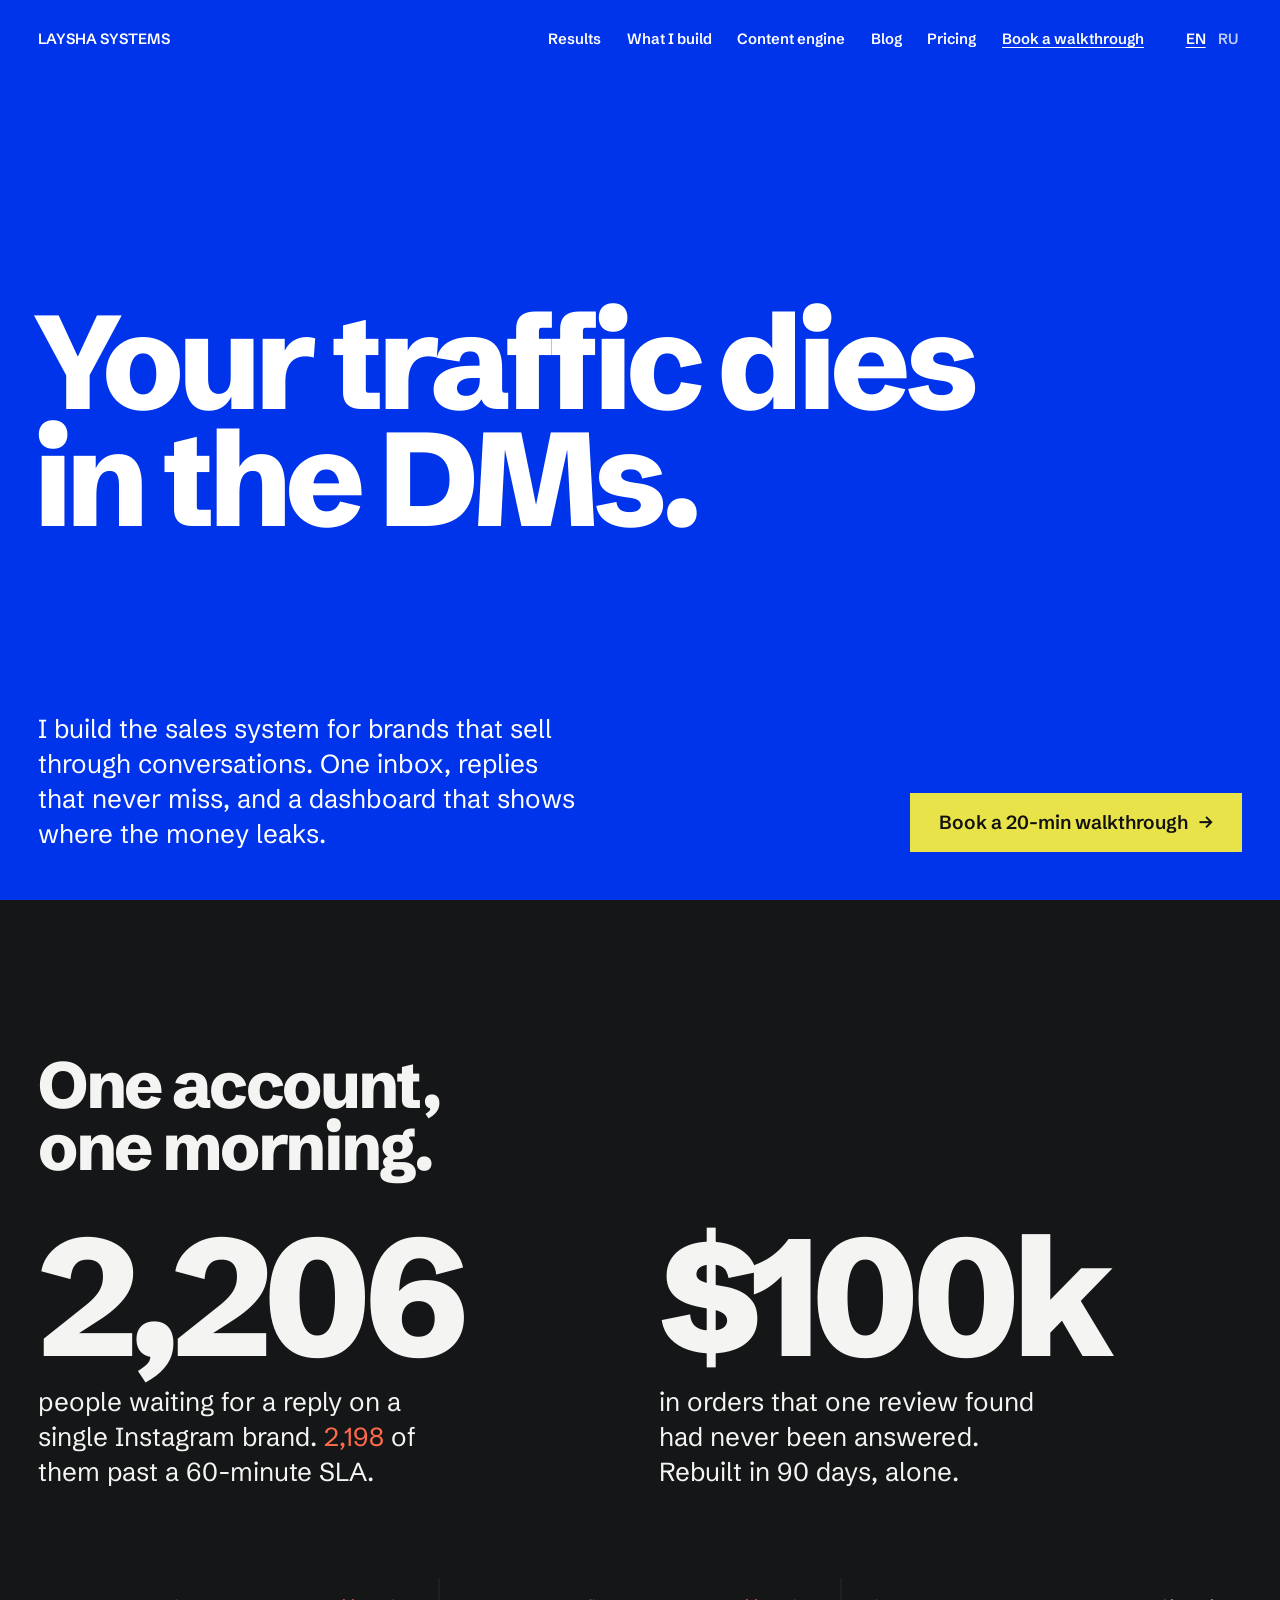
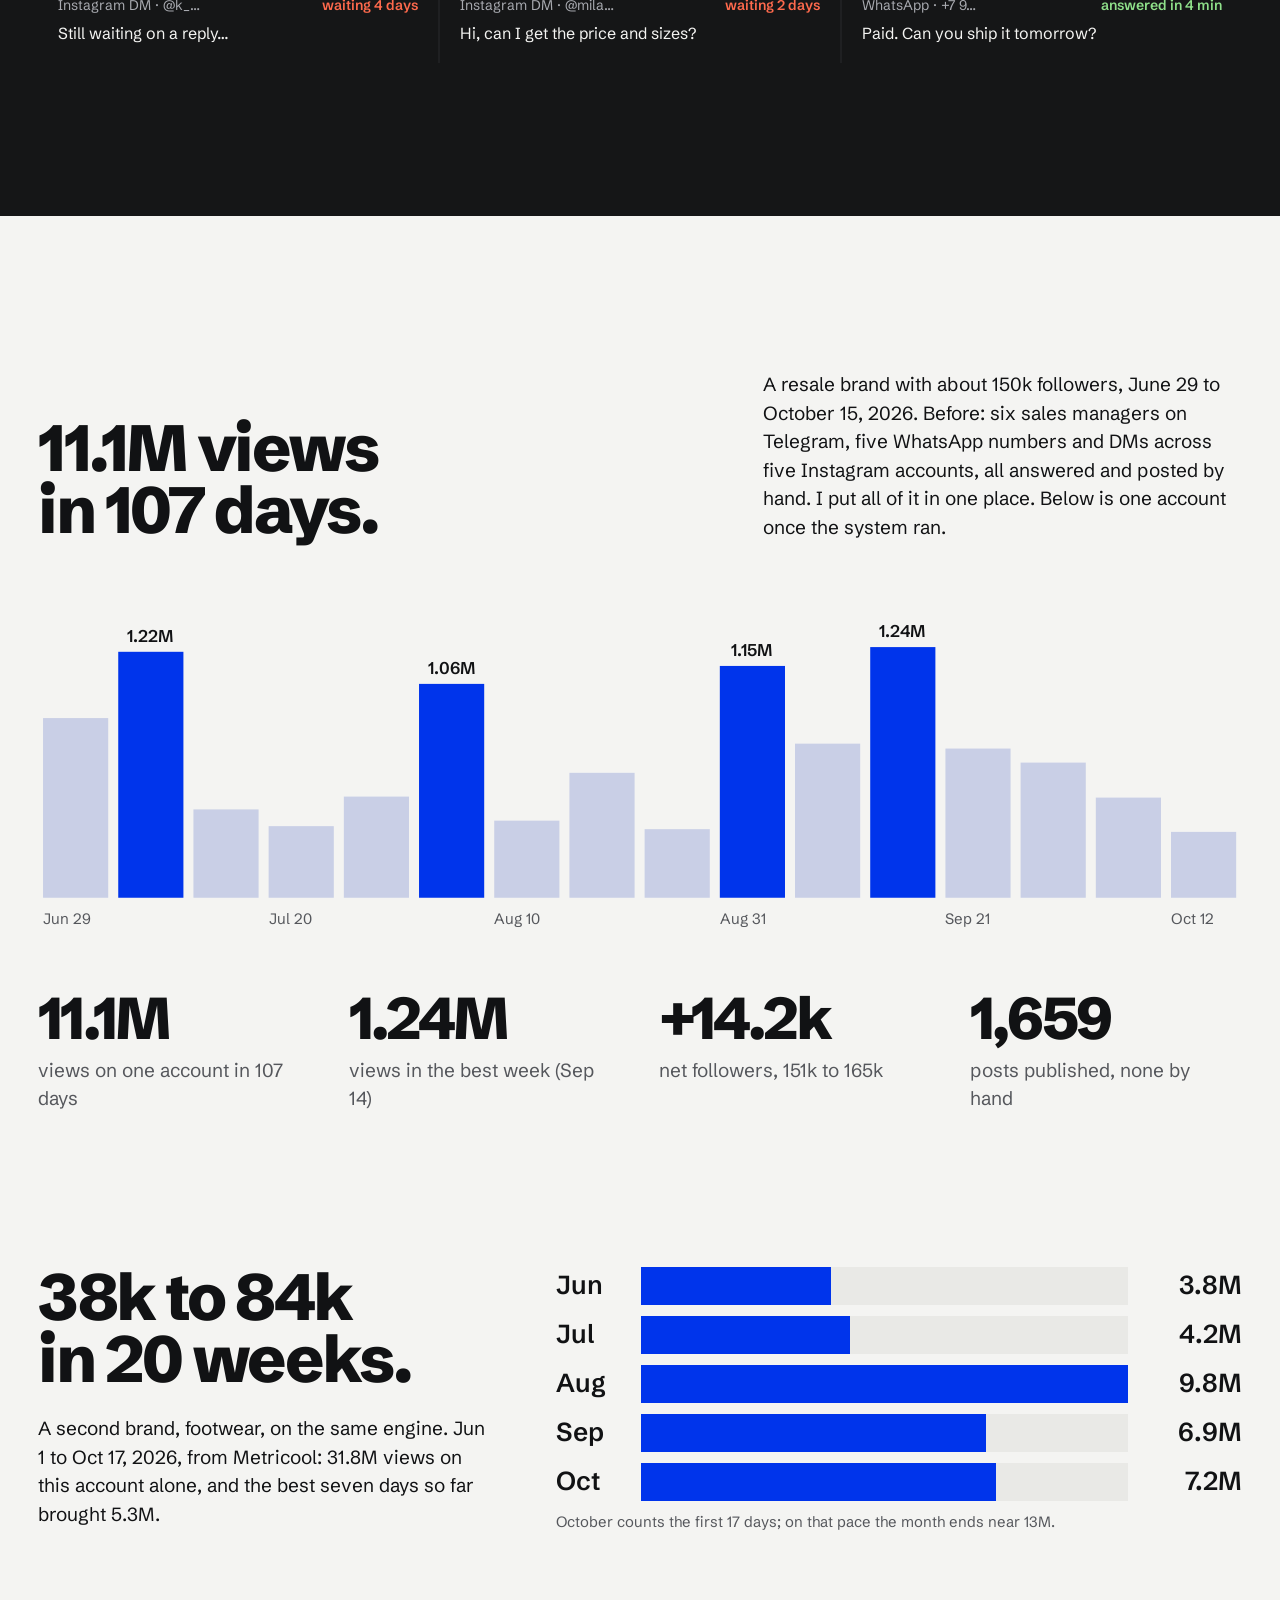
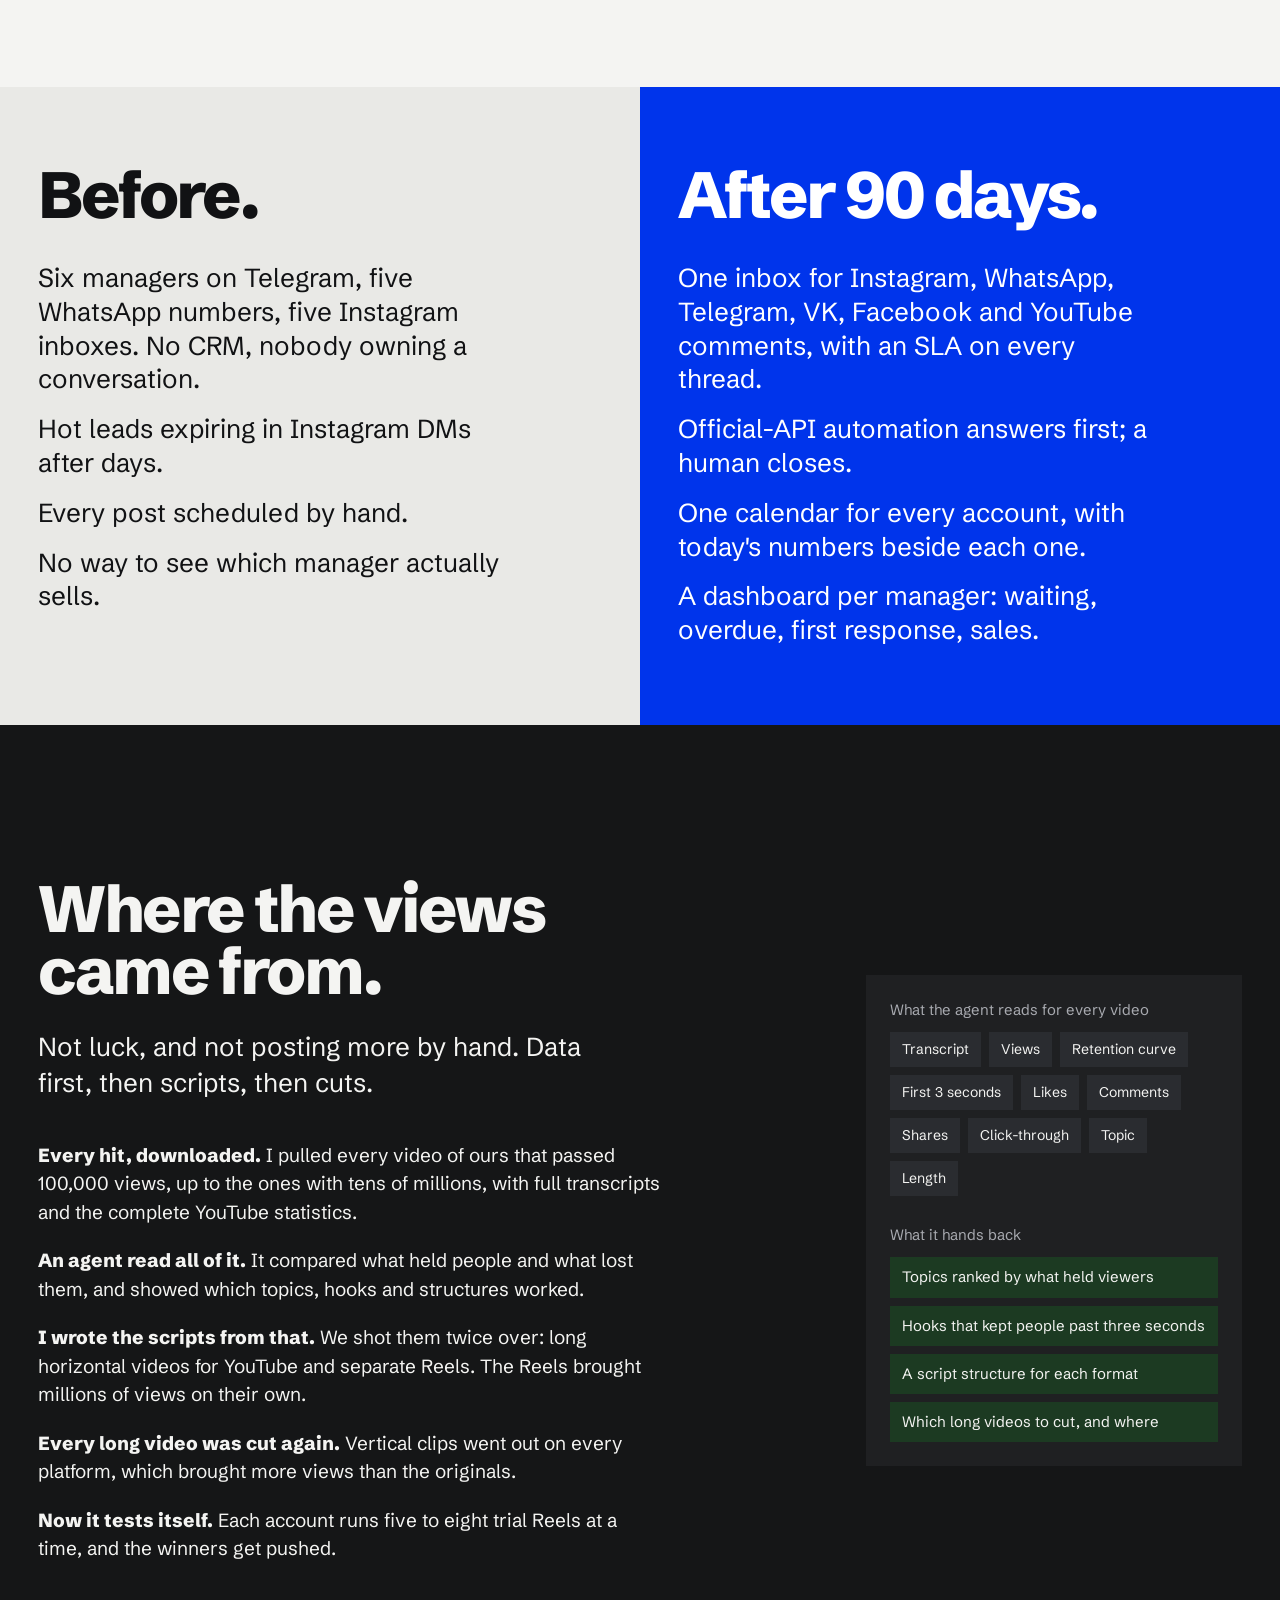
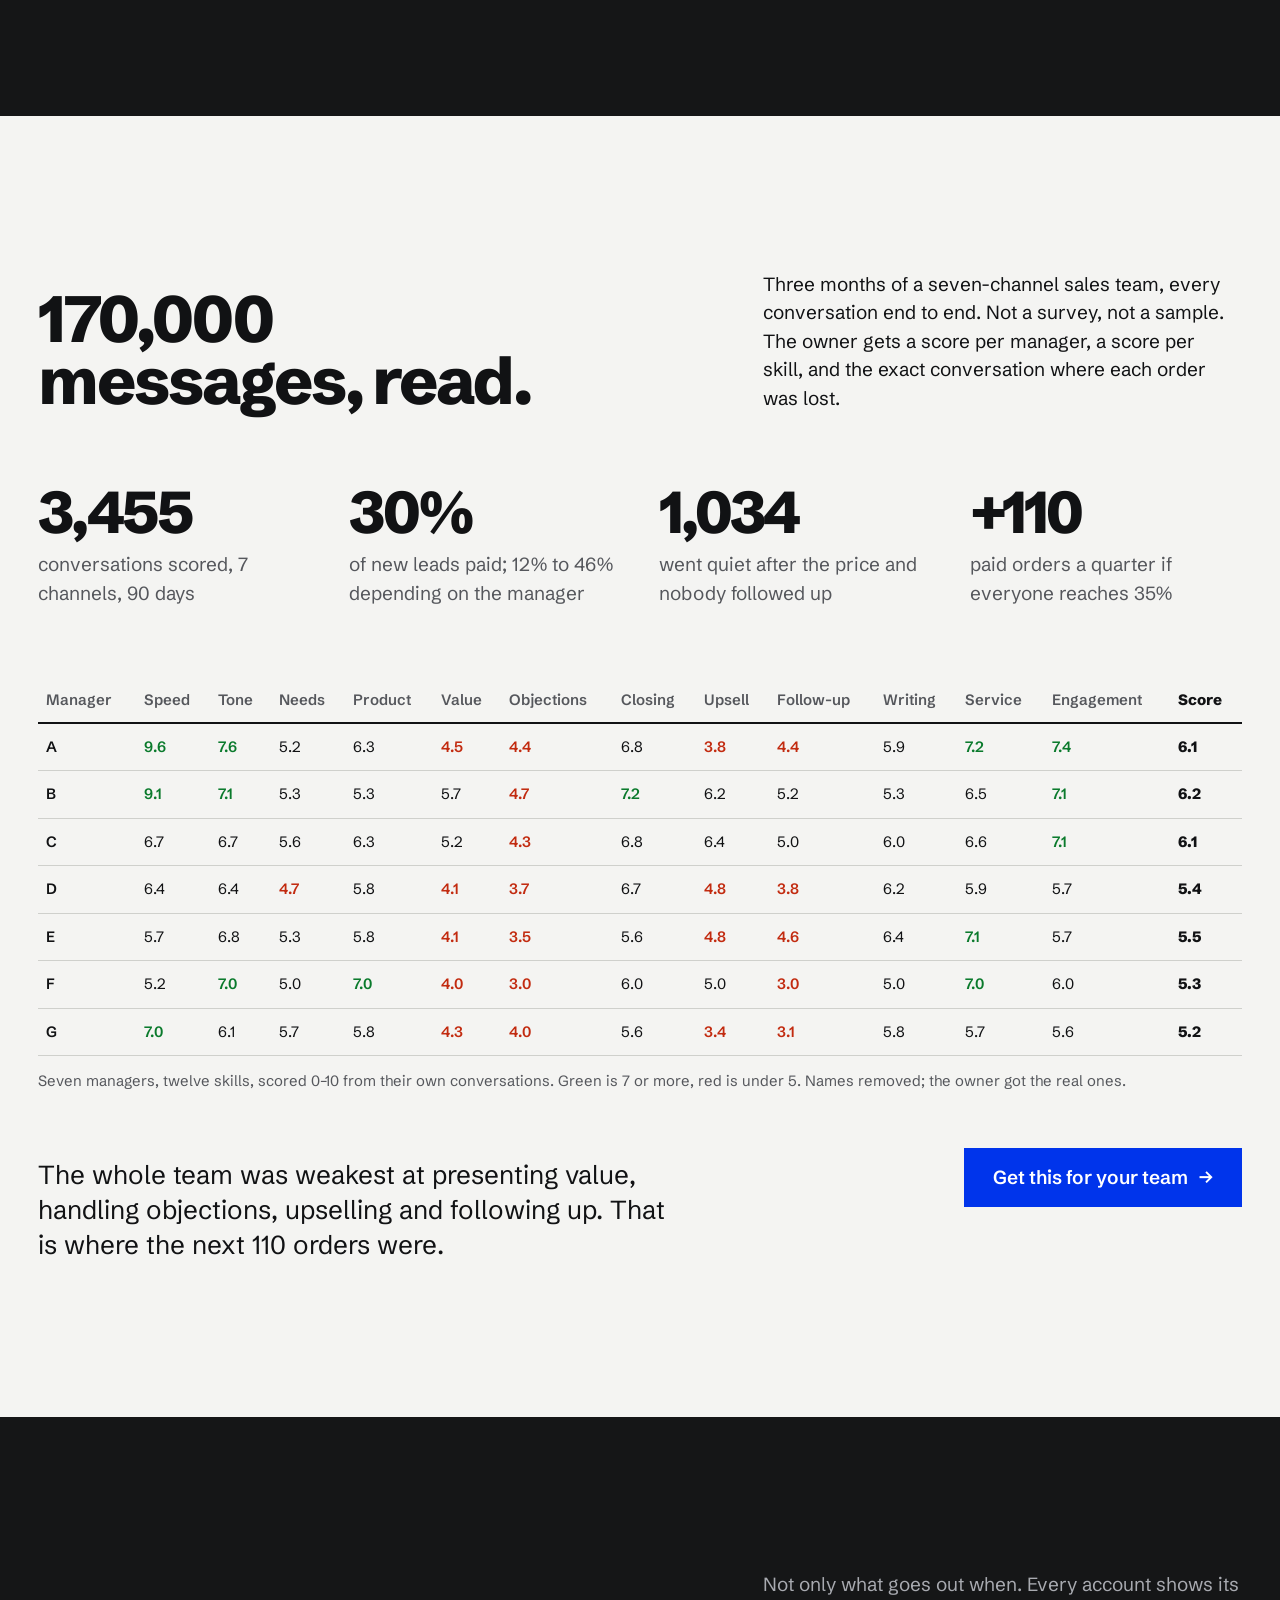
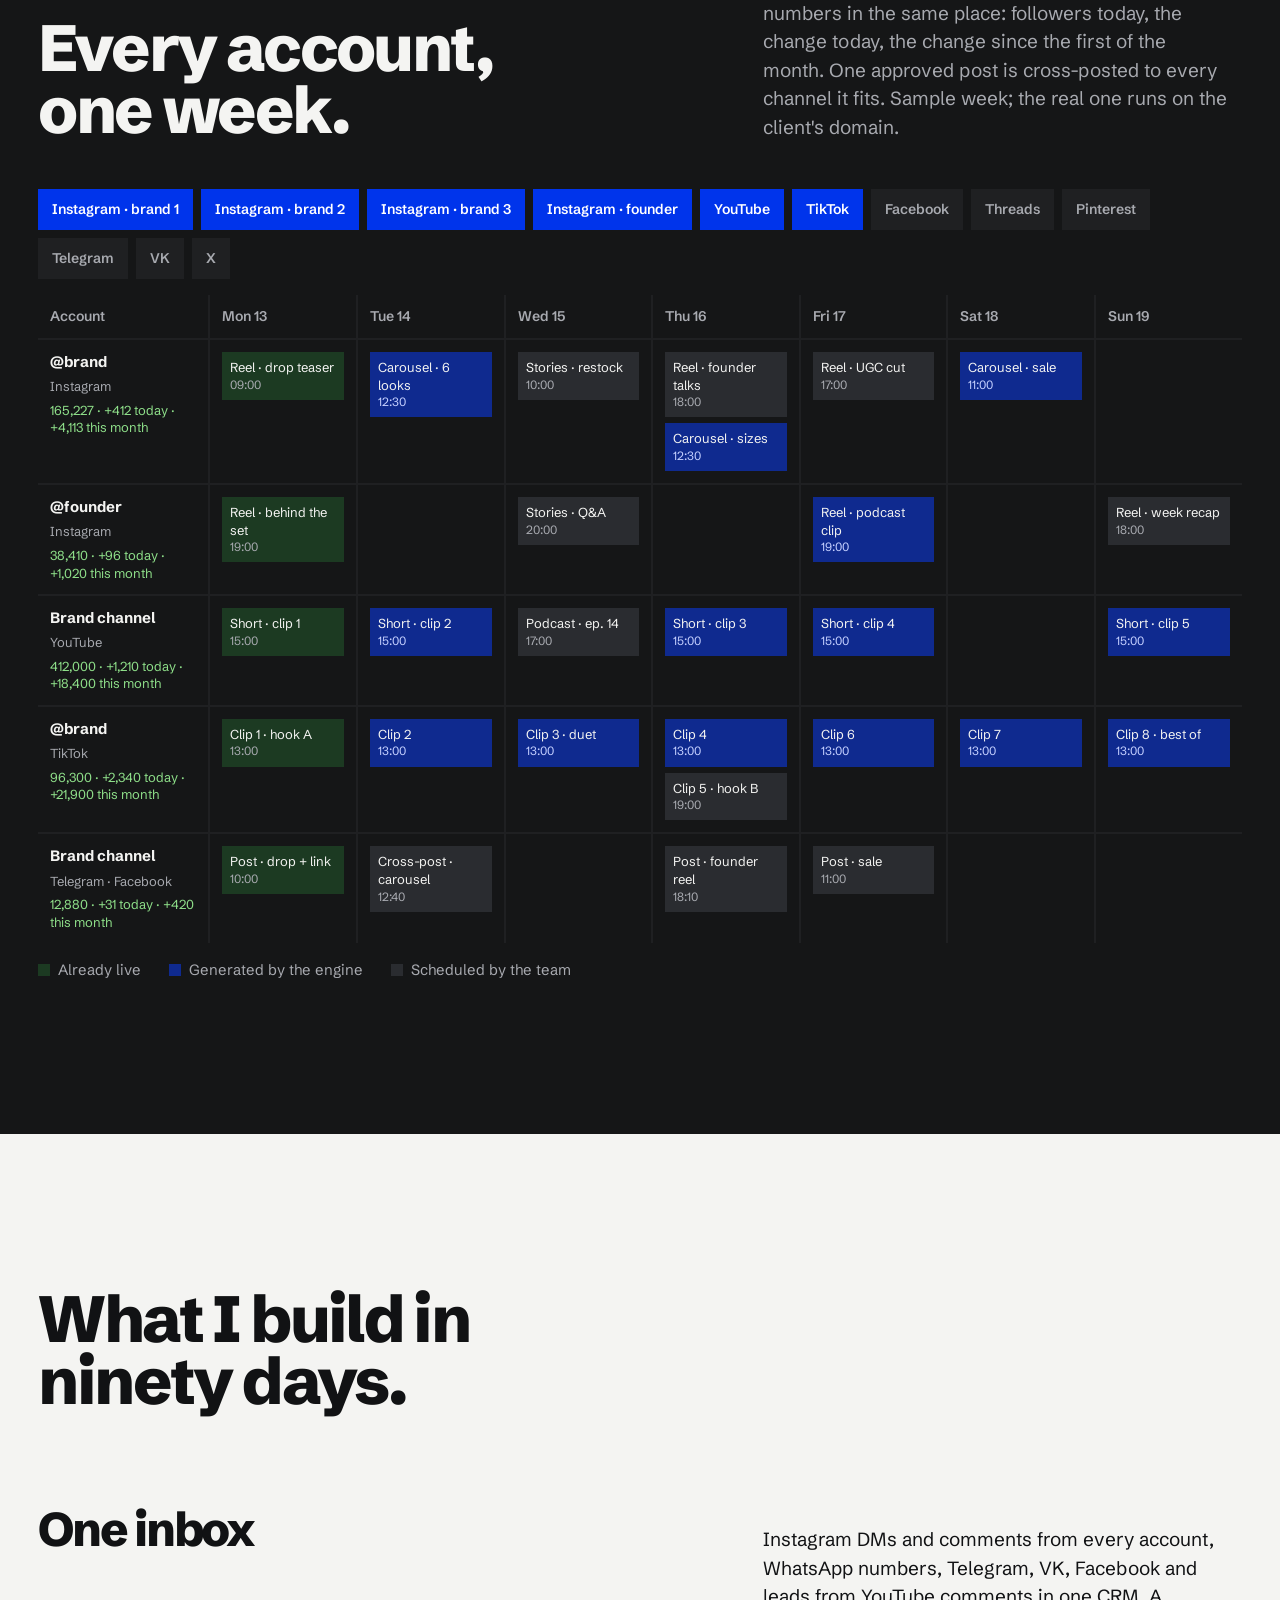
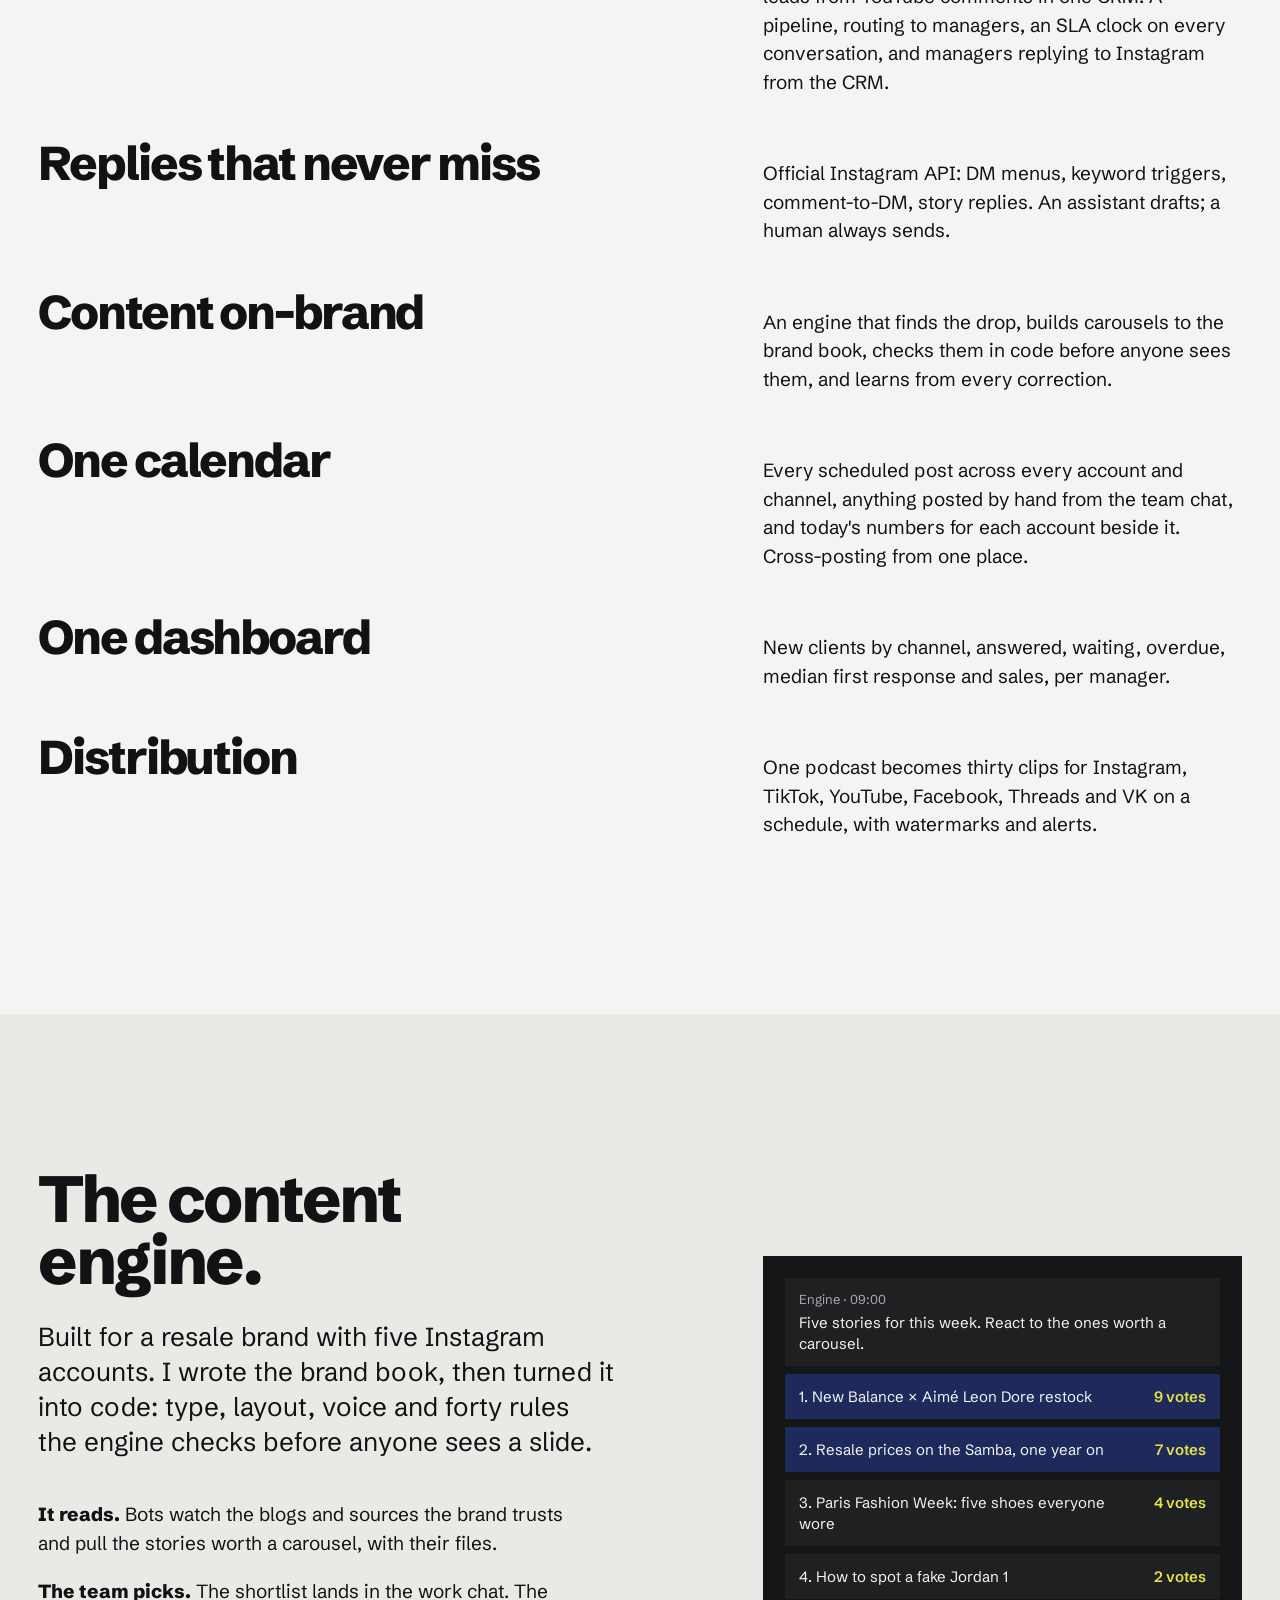
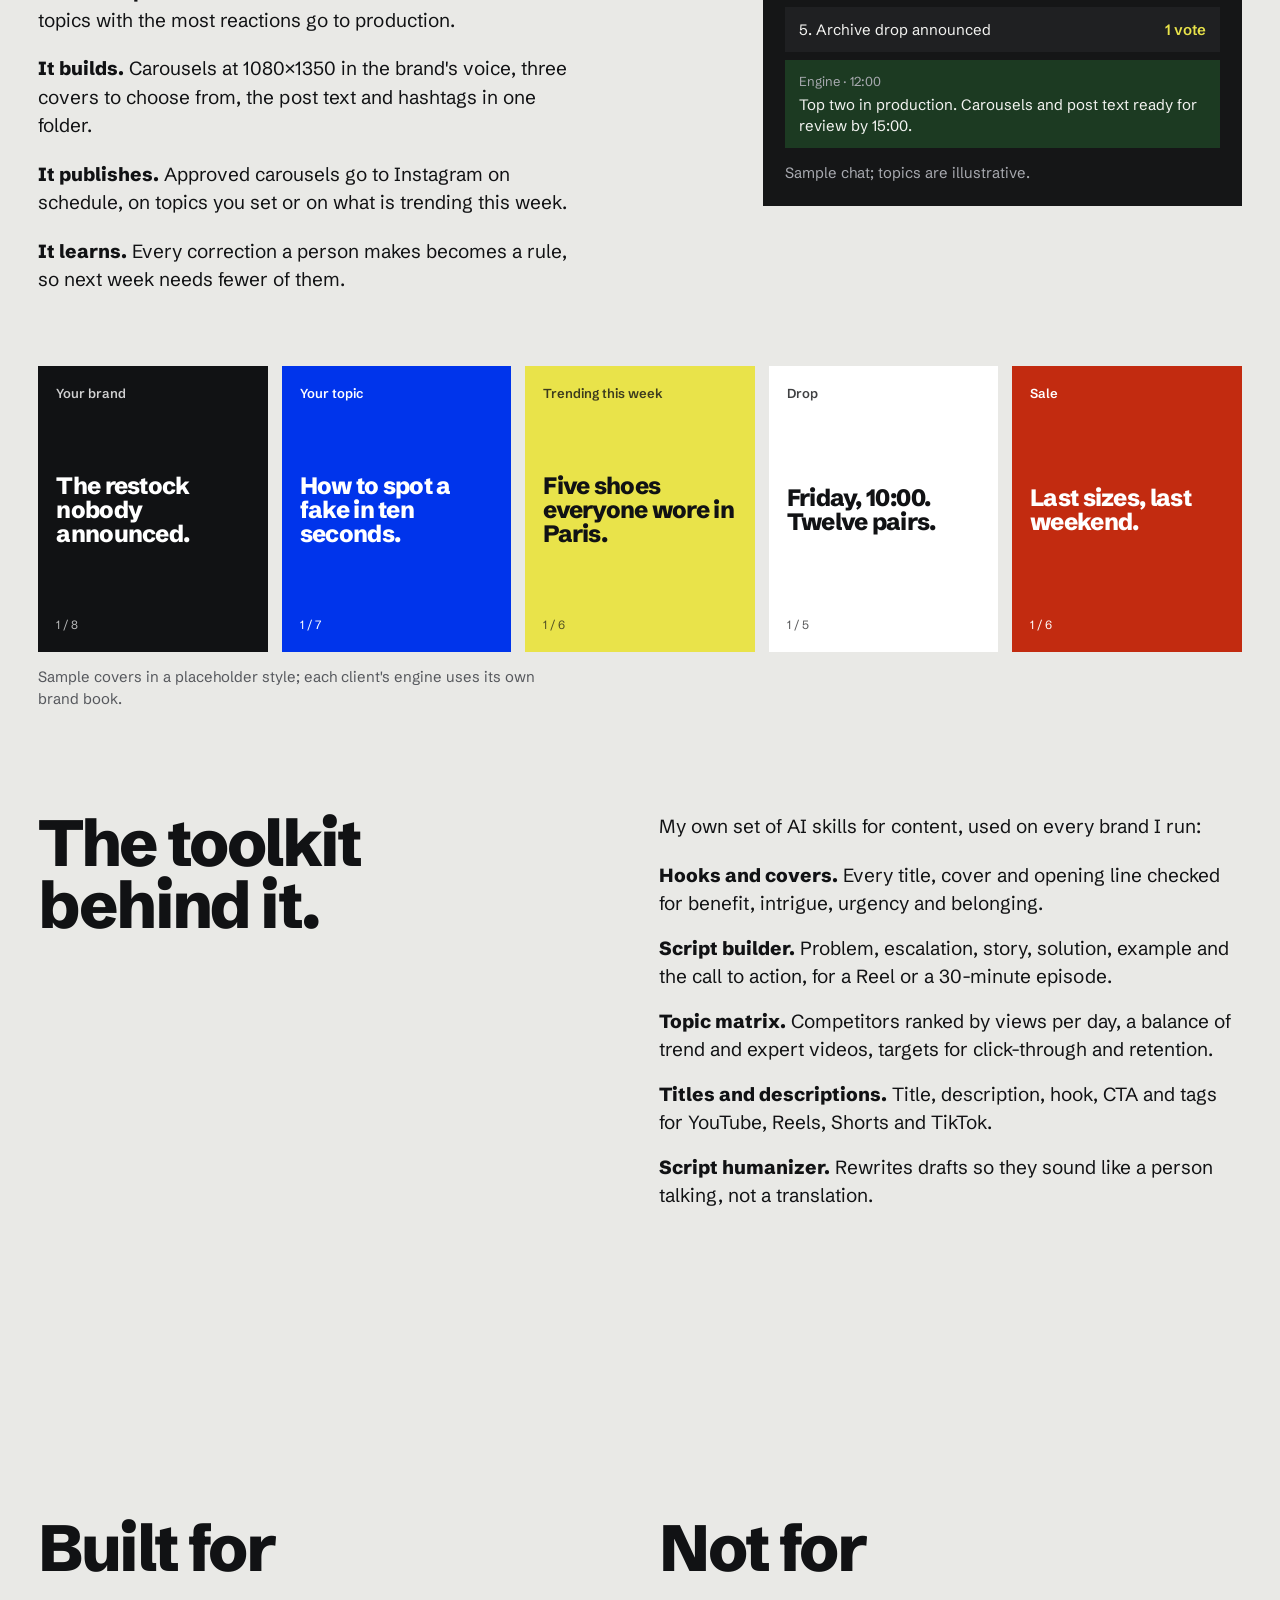
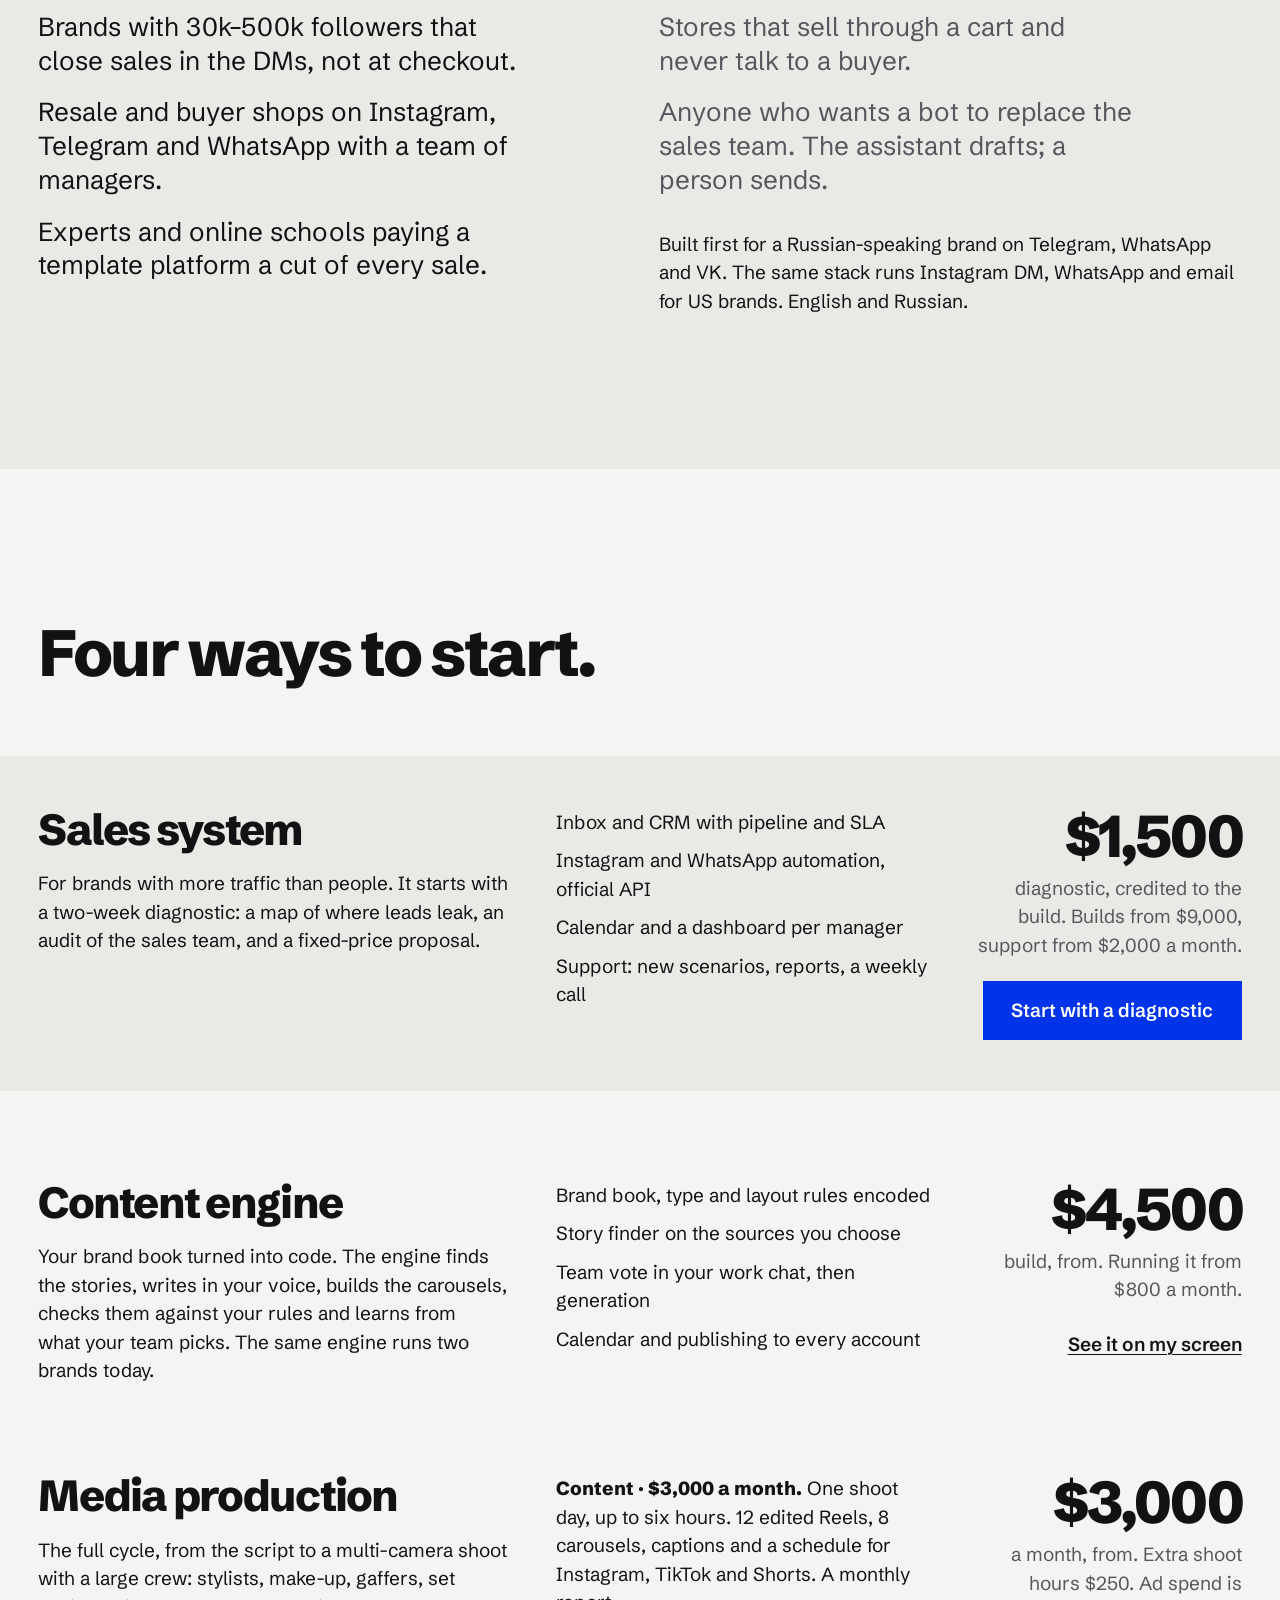
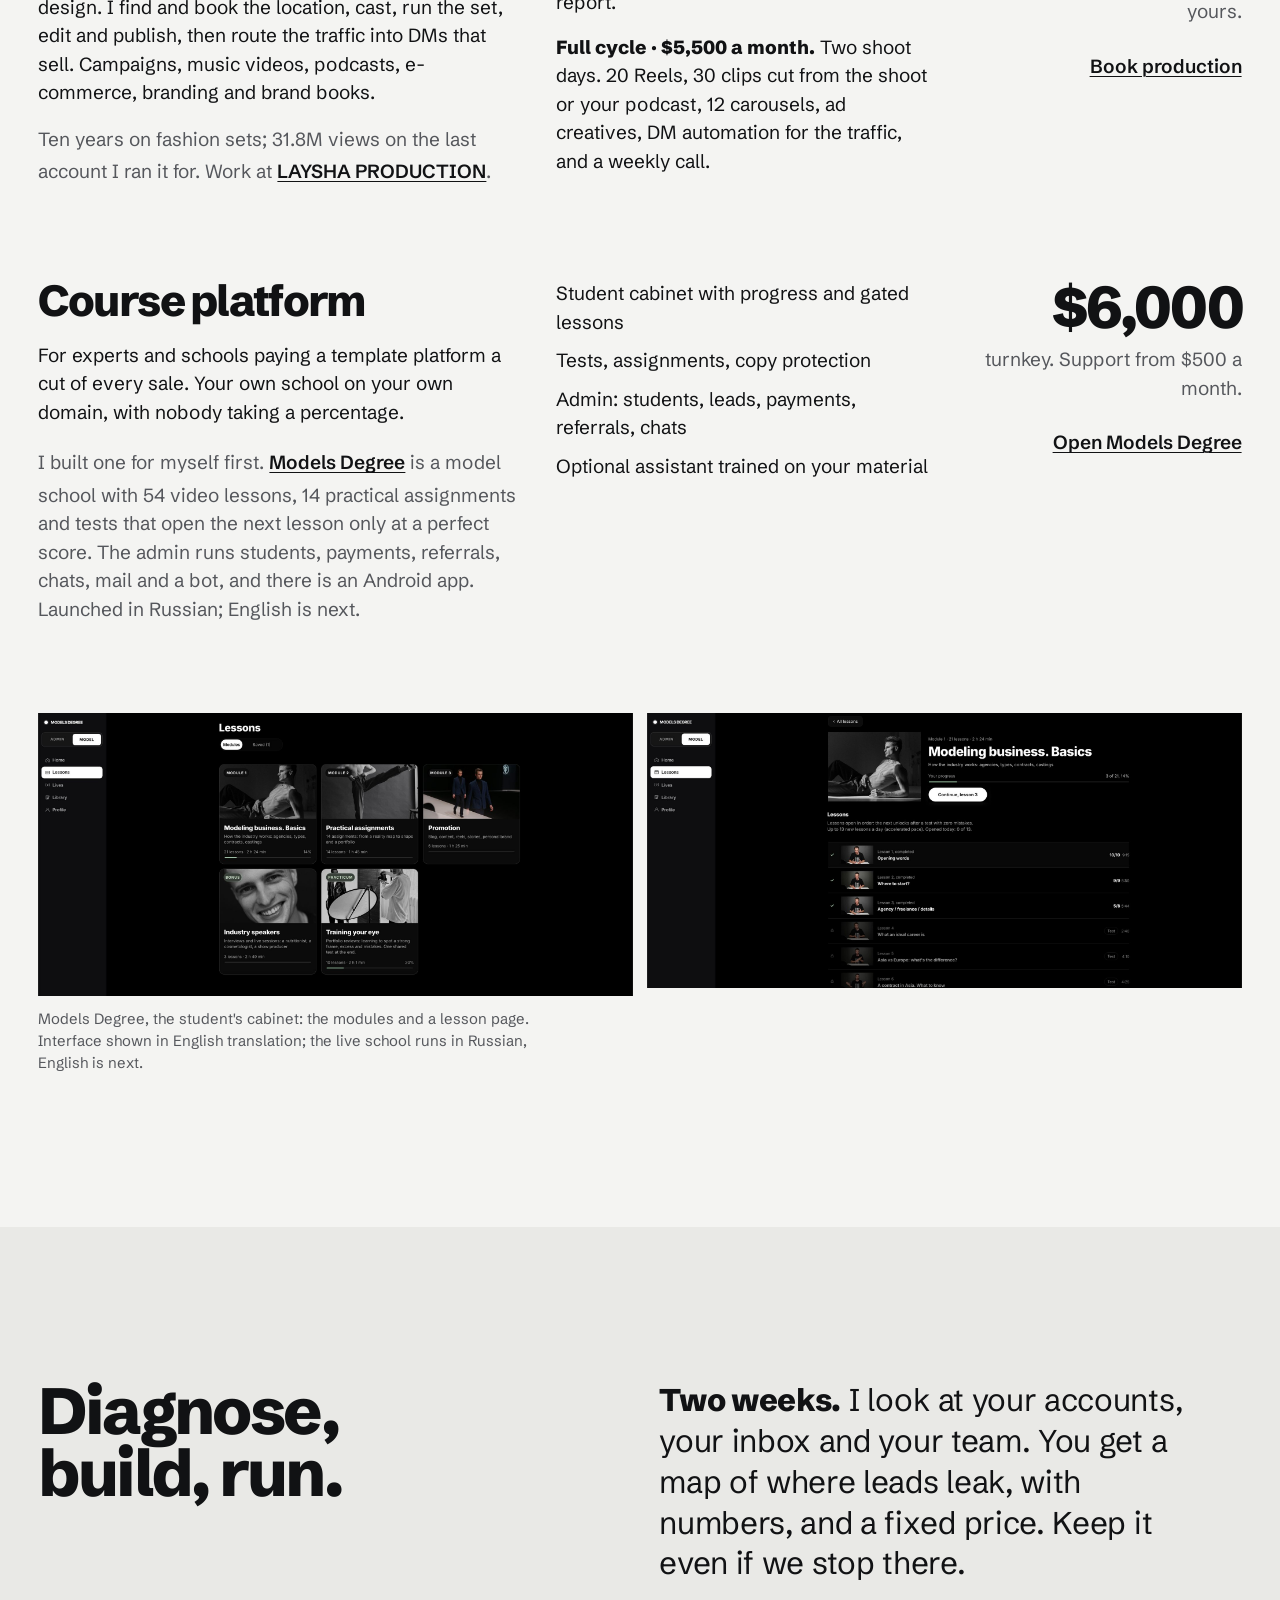
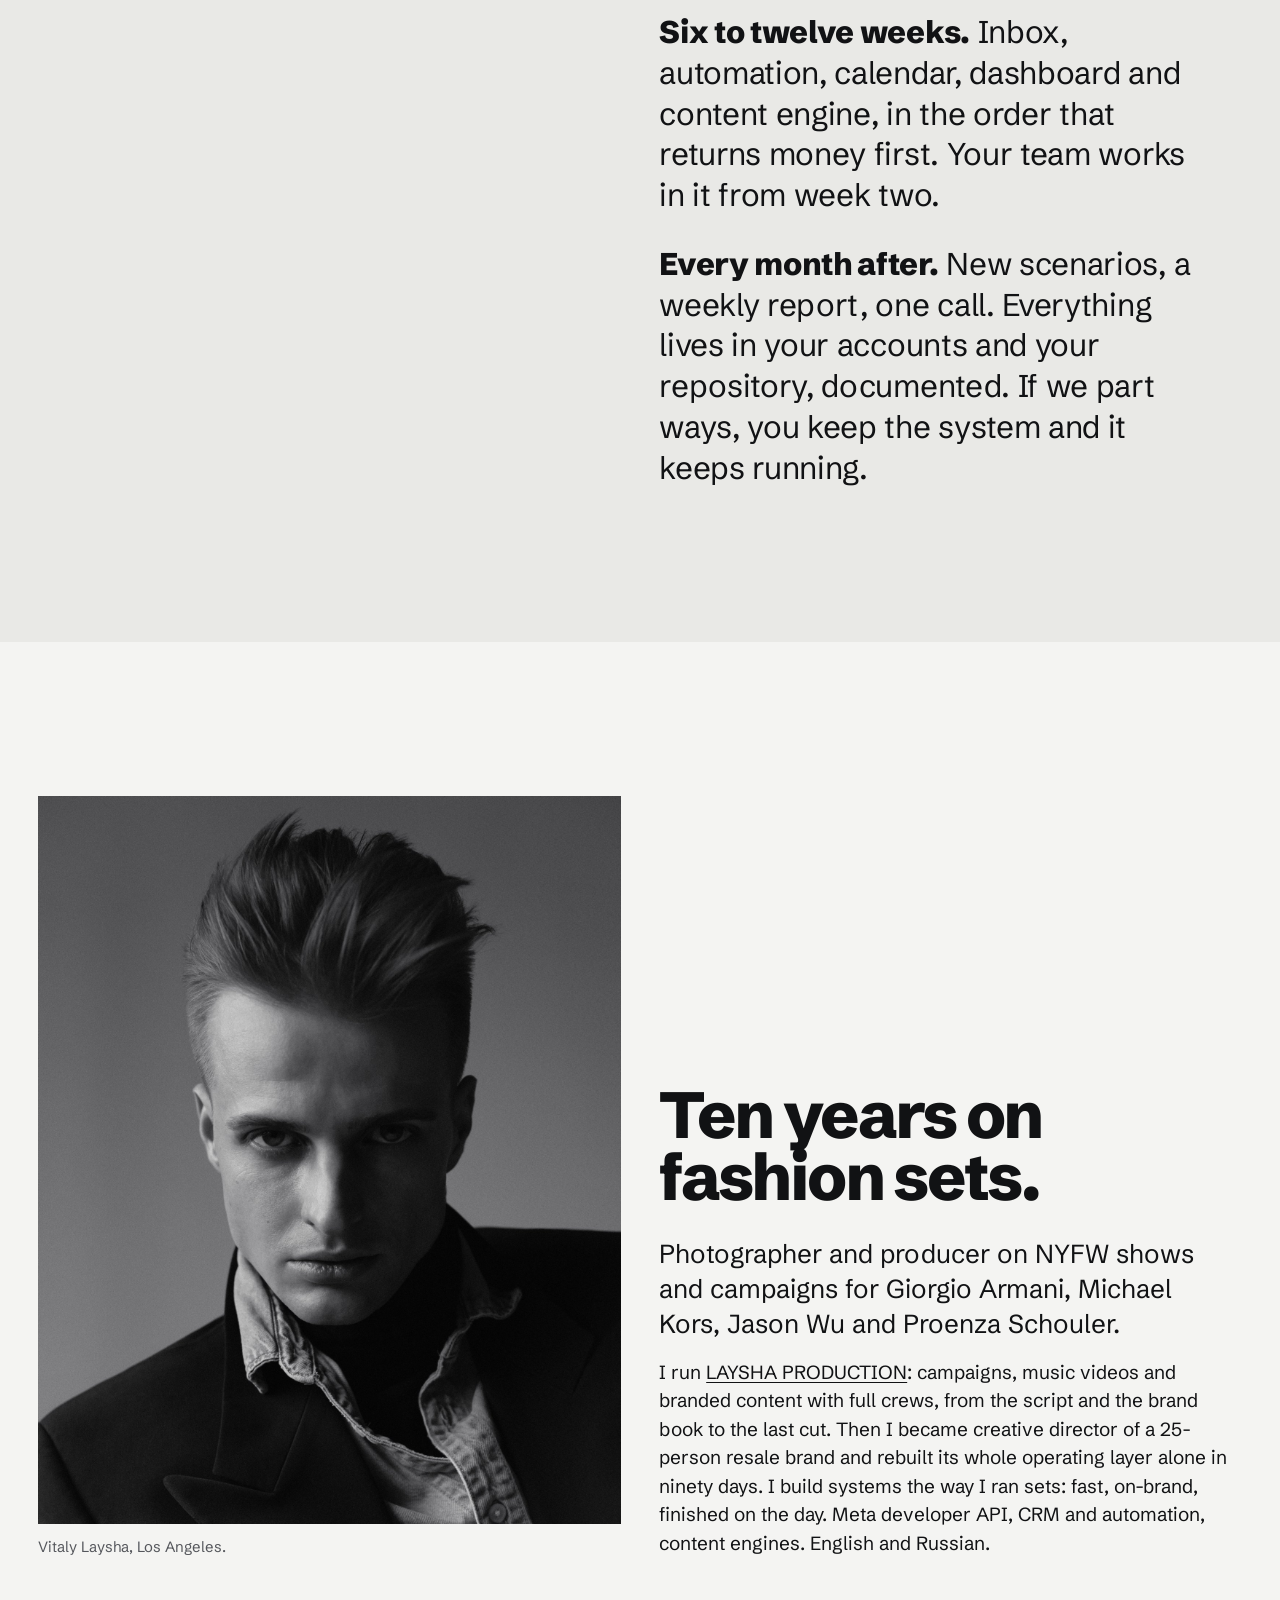
<file: index.html>
<!doctype html>
<html lang="en">
<head>
<meta charset="utf-8">
<meta name="viewport" content="width=device-width,initial-scale=1,viewport-fit=cover">
<title>LAYSHA SYSTEMS — DM sales systems for Instagram brands</title>
<script>(function(){try{var l=localStorage.getItem('lang');var n=(navigator.language||'').toLowerCase();if(l!=='en'&&(l==='ru'||(!l&&n.indexOf('ru')===0)))location.replace('/ru/'+(location.hash||''))}catch(e){}})();</script>
<link rel="canonical" href="https://laysha.systems/">
<link rel="alternate" hreflang="en" href="https://laysha.systems/">
<link rel="alternate" hreflang="ru" href="https://laysha.systems/ru/">
<link rel="alternate" hreflang="x-default" href="https://laysha.systems/">
<meta name="description" content="Sales systems for brands that sell in Instagram DMs: one inbox for every channel, replies that never miss, and a dashboard that shows where money leaks.">
<meta property="og:url" content="https://laysha.systems/"><meta property="og:type" content="website"><meta name="twitter:card" content="summary_large_image">
<meta property="og:title" content="LAYSHA SYSTEMS">
<meta property="og:description" content="Your traffic dies in the DMs. I build the system that keeps it alive.">
<meta property="og:image" content="https://laysha.systems/portrait.jpg">
<link rel="icon" href="/favicon.svg" type="image/svg+xml">
<meta name="theme-color" content="#0034eb">
<link rel="preconnect" href="https://fonts.googleapis.com">
<link rel="preconnect" href="https://fonts.gstatic.com" crossorigin>
<link href="https://fonts.googleapis.com/css2?family=Schibsted+Grotesk:wght@400;600;800&display=swap" rel="stylesheet">
<script type="application/ld+json">{"@context":"https://schema.org","@type":"ProfessionalService","name":"LAYSHA SYSTEMS","url":"https://laysha.systems/","email":"hello@laysha.systems","areaServed":"Worldwide","address":{"@type":"PostalAddress","addressLocality":"Los Angeles","addressRegion":"CA","addressCountry":"US"},"founder":{"@type":"Person","name":"Vitaly Laysha"},"description":"DM sales systems for Instagram brands: unified inbox and CRM, official-API automation, content engine, calendar and sales dashboard."}</script>
<style>
:root{
  --cobalt:#0034eb; --cobalt-2:#002fd6; --on-cobalt:#ffffff; --on-cobalt-2:#c5d0ff;
  --yellow:#e9e34a; --on-yellow:#111111;
  --paper:#f4f4f2; --paper-2:#e9e9e6; --ink:#111214; --muted:#55575c;
  --coal:#151617; --coal-2:#1f2022; --on-coal:#f4f4f2; --on-coal-2:#a8aab0;
  --red:#ff6a4d;
  --f:"Schibsted Grotesk","Helvetica Neue",Arial,sans-serif;
  --s-small:clamp(.875rem,.85rem + .1vw,.9375rem);
  --s-body:clamp(1.0625rem,1rem + .25vw,1.1875rem);
  --s-lead:clamp(1.25rem,1.1rem + .7vw,1.625rem);
  --s-head:clamp(2.25rem,1.2rem + 3.6vw,4.75rem);
  --s-display:clamp(2.6rem,10.4vw,10.5rem);
  --m:clamp(16px,3vw,40px);
  --gap:clamp(96px,12vw,200px);
  --ease:cubic-bezier(.22,1,.36,1);
}
*{box-sizing:border-box}
html{-webkit-text-size-adjust:100%;scroll-behavior:smooth}
body{margin:0;background:var(--paper);color:var(--ink);font-family:var(--f);font-size:var(--s-body);line-height:1.5;font-kerning:normal;text-rendering:optimizeLegibility;-webkit-font-smoothing:antialiased}
img{display:block;max-width:100%;height:auto}
a{color:inherit;text-underline-offset:.18em;text-decoration-thickness:.07em}
p{margin:0;max-width:60ch;text-wrap:pretty}
h1,h2,h3{margin:0;font-weight:800;letter-spacing:-.04em;line-height:.95;text-wrap:balance;hyphens:none}
h2{font-size:var(--s-head);max-width:16ch}
h3{font-size:var(--s-lead);letter-spacing:-.02em;line-height:1.15;font-weight:600}
::selection{background:var(--yellow);color:var(--on-yellow)}
:focus-visible{outline:3px solid var(--yellow);outline-offset:3px}
.num{font-variant-numeric:tabular-nums}
.wrap{padding-left:var(--m);padding-right:var(--m);max-width:1520px;margin:0 auto}
.sec{padding-top:var(--gap);padding-bottom:var(--gap)}
.lead{font-size:var(--s-lead);line-height:1.35;max-width:36ch}
.small{font-size:var(--s-small);line-height:1.45}
.muted{color:var(--muted)}

/* buttons: square, flat */
.btn{display:inline-flex;align-items:center;gap:.6em;padding:1.05em 1.5em;font:600 var(--s-body)/1 var(--f);text-decoration:none;border:0;cursor:pointer;transition:transform .16s var(--ease),background-color .2s}
.btn:active{transform:scale(.97)}
.btn.y{background:var(--yellow);color:var(--on-yellow)}
.btn.y:hover{background:#f4ef6a}
.btn.c{background:var(--cobalt);color:#fff}
.btn.c:hover{background:#1a49ff}
.btn .arr{transition:transform .25s var(--ease)}
.btn:hover .arr{transform:translateX(4px)}
.tlink{font-weight:600}

/* fields */
.cobalt{background:var(--cobalt);color:var(--on-cobalt)}
.coal{background:var(--coal);color:var(--on-coal)}
.paper2{background:var(--paper-2)}
.cobalt .muted{color:var(--on-cobalt-2)} .coal .muted{color:var(--on-coal-2)}

/* hero */
.hero{min-height:100svh;display:grid;grid-template-rows:auto 1fr auto;padding-top:22px;padding-bottom:clamp(28px,4vw,48px)}
.top{display:flex;justify-content:space-between;align-items:baseline;gap:24px;font-size:var(--s-small);font-weight:600}
.top nav{display:flex;gap:clamp(14px,2vw,28px);align-items:baseline}
.top nav a{text-decoration:none}
.top nav a:hover{text-decoration:underline}
.top .act{text-decoration:underline}
.top .lsw{display:inline-flex;gap:12px;margin-left:clamp(4px,1vw,12px)}
.top .lsw a{text-decoration:none;color:inherit;opacity:.75}
.top .lsw a[aria-current]{opacity:1;text-decoration:underline}
.hero h1{font-size:var(--s-display);letter-spacing:-.05em;line-height:.88;max-width:none;align-self:center;margin-top:8vh;margin-left:-.04em}
.hero h1 .l{display:block}
.hero .foot{display:flex;justify-content:space-between;align-items:flex-end;gap:32px;flex-wrap:wrap}
.hero .foot p{font-size:var(--s-lead);line-height:1.35;max-width:34ch}

/* proof */
.proof .grid{display:grid;grid-template-columns:repeat(12,minmax(0,1fr));gap:48px var(--m)}
.proof h2{grid-column:1/-1}
.big{font-size:clamp(4.5rem,13vw,13rem);font-weight:800;letter-spacing:-.06em;line-height:.85}
.pair{grid-column:span 6}
.pair p{margin-top:18px;font-size:var(--s-lead);line-height:1.35;max-width:24ch}
.pair .red{color:var(--red)}
.inbox{grid-column:1/-1;margin-top:40px}

/* interface fragments (real product UI keeps its own borders) */
[data-ui]{font-size:14px;line-height:1.35;font-family:var(--f)}
.ui-inbox{background:var(--coal-2);display:grid;grid-template-columns:repeat(3,minmax(0,1fr));gap:2px}
.ui-inbox .row{background:var(--coal);padding:18px 20px;display:grid;gap:8px}
.ui-inbox .who{display:flex;justify-content:space-between;color:var(--on-coal-2)}
.ui-inbox .msg{color:var(--on-coal);font-size:16px}
.ui-inbox .wait{color:var(--red);font-weight:600}
.ui-inbox .ok{color:#8fe08a;font-weight:600}

/* case */
.case-head{display:grid;grid-template-columns:repeat(12,minmax(0,1fr));gap:24px var(--m);align-items:end}
.case-head h2{grid-column:1/8}
.case-head p{grid-column:8/13}
.bars{margin-top:72px}
.bars svg{width:100%;height:auto;display:block}
.stats{display:grid;grid-template-columns:repeat(4,minmax(0,1fr));gap:32px var(--m);margin-top:56px}
.stats b{display:block;font-size:clamp(2.4rem,4.6vw,4.5rem);letter-spacing:-.05em;line-height:.95;font-weight:800}
.stats span{display:block;margin-top:10px;color:var(--muted);max-width:22ch}

/* months list for account two */
.two{margin-top:var(--gap);display:grid;grid-template-columns:repeat(12,minmax(0,1fr));gap:32px var(--m)}
.two .intro{grid-column:1/6}
.two .intro p{margin-top:24px}
.months{grid-column:6/13;display:grid;gap:10px;margin:0;padding:0;list-style:none}
.months li{display:grid;grid-template-columns:4.2ch 1fr 6ch;align-items:center;gap:18px;font-size:var(--s-lead);font-weight:600}
.months .bar{height:clamp(26px,3vw,40px);background:var(--paper-2)}
.months .bar i{display:block;height:100%;background:var(--cobalt);width:var(--w);transform-origin:left;transition:transform 1.1s var(--ease)}
.months .v{text-align:right}
.months .note{grid-template-columns:1fr;font-size:var(--s-small);font-weight:400;color:var(--muted)}

/* before/after */
.ba{display:grid;grid-template-columns:repeat(2,minmax(0,1fr));gap:0}
.ba > div{padding:clamp(40px,6vw,96px) var(--m)}
.ba h3{font-size:var(--s-head);font-weight:800;letter-spacing:-.04em;line-height:.95}
.ba ul{margin:36px 0 0;padding:0;list-style:none;display:grid;gap:16px;font-size:var(--s-lead);line-height:1.3;max-width:30ch}
.ba .after{background:var(--cobalt);color:#fff}

/* audit */
.audit-top{display:grid;grid-template-columns:repeat(12,minmax(0,1fr));gap:32px var(--m);align-items:end}
.audit-top h2{grid-column:1/8}
.audit-top p{grid-column:8/13}
.fourstat{display:grid;grid-template-columns:repeat(4,minmax(0,1fr));gap:32px var(--m);margin-top:72px}
.fourstat b{display:block;font-size:clamp(2.4rem,4.6vw,4.5rem);letter-spacing:-.05em;line-height:.95;font-weight:800}
.fourstat span{display:block;margin-top:10px;color:var(--muted);max-width:22ch}
.matrix{margin-top:72px;overflow-x:auto;-webkit-overflow-scrolling:touch}
.matrix table{border-collapse:collapse;width:100%;min-width:860px;font-size:15px}
.matrix thead th{font-weight:600;text-align:left;padding:10px 8px;color:var(--muted);border-bottom:2px solid var(--ink)}
.matrix tbody th{font-weight:600;text-align:left;padding:12px 8px;border-bottom:1px solid #cfd0cc}
.matrix td{padding:12px 8px;border-bottom:1px solid #cfd0cc;font-variant-numeric:tabular-nums}
.matrix td.g{color:#0a7a2c;font-weight:600} .matrix td.r{color:#c22b10;font-weight:600}
.matrix td:last-child,.matrix th:last-child{font-weight:800;color:var(--ink)}
.matrix-cap{margin-top:16px}
.audit-end{margin-top:56px;display:flex;flex-wrap:wrap;gap:24px 48px;align-items:baseline;justify-content:space-between}
.audit-end p{font-size:var(--s-lead);line-height:1.35;max-width:40ch}

/* calendar fragment */
.cal-head{display:grid;grid-template-columns:repeat(12,minmax(0,1fr));gap:24px var(--m);align-items:end}
.cal-head h2{grid-column:1/8}
.cal-head p{grid-column:8/13}
.ui-cal{margin-top:64px;overflow-x:auto;-webkit-overflow-scrolling:touch}
.ui-cal .grid{display:grid;grid-template-columns:170px repeat(7,minmax(118px,1fr));gap:2px;background:var(--coal-2);min-width:1000px}
.ui-cal .c{background:var(--coal);padding:12px;min-height:76px;display:grid;align-content:start;gap:6px}
.ui-cal .h{min-height:auto;color:var(--on-coal-2);font-weight:600}
.ui-cal .acc b{display:block;font-size:15px;color:var(--on-coal)}
.ui-cal .acc span{color:var(--on-coal-2);font-size:13px}
.ui-cal .acc em{font-style:normal;color:#8fe08a;font-size:13px}
.ui-cal .p{background:#2a2c30;padding:7px 8px;font-size:13px;color:var(--on-coal)}
.ui-cal .p small{display:block;color:var(--on-coal-2);font-size:12px}
.ui-cal .p.gen{background:#0f2a8f}
.ui-cal .p.live{background:#1c3a22}
.cal-key{margin-top:16px;display:flex;flex-wrap:wrap;gap:8px 28px}
.cal-key i{display:inline-block;width:12px;height:12px;margin-right:8px;vertical-align:-1px}

/* capabilities list */
.caps h2{max-width:18ch}
.caps ol{list-style:none;margin:72px 0 0;padding:0}
.caps li{display:grid;grid-template-columns:repeat(12,minmax(0,1fr));gap:12px var(--m);align-items:baseline;padding:22px 0}
.caps li + li{border-top:0}
.caps .name{grid-column:1/8;font-size:clamp(2rem,4.8vw,5rem);font-weight:800;letter-spacing:-.045em;line-height:.98}
.caps .what{grid-column:8/13}

/* content engine */
.eng{display:grid;grid-template-columns:repeat(12,minmax(0,1fr));gap:48px var(--m);align-items:start}
.eng .t{grid-column:1/7}
.eng .t .lead{margin-top:28px}
.eng .steps{margin:40px 0 0;padding:0;list-style:none;display:grid;gap:20px;max-width:46ch}
.eng .steps b{font-weight:800}
.eng .chat{grid-column:8/13;background:var(--coal);padding:22px;display:grid;gap:8px;align-self:center}
.chat .bubble{background:var(--coal-2);color:var(--on-coal);padding:12px 14px;font-size:15px;line-height:1.4}
.chat .who{display:block;color:var(--on-coal-2);font-size:13px;margin-bottom:4px}
.chat .opt{display:flex;justify-content:space-between;gap:12px}
.chat .opt em{font-style:normal;color:var(--yellow);font-weight:600;white-space:nowrap}
.chat .opt:nth-child(2),.chat .opt:nth-child(3){background:#1f2a5c}
.chat .done{background:#1c3a22}
.offer .pk{display:grid;gap:16px}
.offer .pk b{font-weight:800}
.offer .ex{margin-top:16px;color:var(--muted)}
.offer .ex a{color:var(--ink);font-weight:600}
@media (max-width:860px){.eng .t,.eng .chat{grid-column:1/-1}}

/* views pipeline */
.vw{display:grid;grid-template-columns:repeat(12,minmax(0,1fr));gap:48px var(--m);align-items:start}
.vw .t{grid-column:1/8}.vw .t .lead{margin-top:28px}
.vw .steps{margin:40px 0 0;padding:0;list-style:none;display:grid;gap:20px;max-width:52ch}
.vw .steps b{font-weight:800}
.vw .data{grid-column:9/13;background:var(--coal-2);padding:24px;align-self:center}
.chips{list-style:none;margin:12px 0 0;padding:0;display:flex;flex-wrap:wrap;gap:8px}
.chips li{background:#2a2c30;padding:8px 12px;font-size:14px;color:var(--on-coal)}
.data .out{list-style:none;margin:12px 0 0;padding:0;display:grid;gap:8px;font-size:15px}
.data .out li{background:#1c3a22;padding:10px 12px}
/* channels strip */
.chans{list-style:none;margin:48px 0 0;padding:0;display:flex;flex-wrap:wrap;gap:8px}
.chans li{background:var(--coal-2);color:var(--on-coal-2);padding:10px 14px;font-size:14px;font-weight:600}
.chans li.on{background:var(--cobalt);color:#fff}
.ui-cal{margin-top:16px}
/* covers */
.covers{margin-top:72px;display:grid;grid-template-columns:repeat(5,minmax(0,1fr));gap:14px}
.cv{aspect-ratio:4/5;padding:18px;display:flex;flex-direction:column;justify-content:space-between;font-family:var(--f)}
.cv .k{font-size:13px;font-weight:600;opacity:.8}
.cv b{font-size:clamp(1.1rem,.6rem + 1.1vw,1.6rem);font-weight:800;letter-spacing:-.03em;line-height:1.02}
.cv .s{font-size:12px;opacity:.7}
.c1{background:var(--ink);color:#fff}.c2{background:var(--cobalt);color:#fff}.c3{background:var(--yellow);color:var(--ink)}.c4{background:#fff;color:var(--ink)}.c5{background:#c22b10;color:#fff}
.cov-cap{margin-top:14px}
.kit{margin-top:clamp(72px,8vw,120px);display:grid;grid-template-columns:repeat(12,minmax(0,1fr));gap:20px var(--m)}
.kit h3{grid-column:1/6;font-size:var(--s-head);font-weight:800;letter-spacing:-.04em;line-height:.95}
.kit .kb{grid-column:7/13}
.kit ul{margin:20px 0 0;padding:0;list-style:none;display:grid;gap:16px}
.kit b{font-weight:800}
@media (max-width:860px){.vw .t,.vw .data,.kit h3,.kit .kb{grid-column:1/-1}.covers{grid-template-columns:repeat(5,72%);overflow-x:auto;scroll-snap-type:x mandatory;-webkit-overflow-scrolling:touch}.cv{scroll-snap-align:start}}

.shot{margin:0}.shot img{width:100%;height:auto;display:block}.shot figcaption{margin-top:12px}
.shots{display:grid;grid-template-columns:1fr 1fr;gap:14px}
.shots .cap{grid-column:1/-1;margin-top:-2px}
@media (max-width:860px){.shots{grid-template-columns:1fr}}

/* fit */
.fit{display:grid;grid-template-columns:repeat(12,minmax(0,1fr));gap:48px var(--m)}
.fit > div:first-child{grid-column:1/7} .fit > div:last-child{grid-column:7/13}
.fit h3{font-size:var(--s-head);font-weight:800;letter-spacing:-.04em;line-height:.95}
.fit ul{margin:32px 0 0;padding:0;list-style:none;display:grid;gap:18px;font-size:var(--s-lead);line-height:1.3;max-width:30ch}
.fit .no{color:var(--muted)}

/* offers */
.offers{margin-top:72px;display:grid;gap:clamp(56px,7vw,96px)}
.offer{display:grid;grid-template-columns:repeat(12,minmax(0,1fr));gap:24px var(--m);align-items:start}
.offer .t{grid-column:1/6}
.offer .t h3{font-size:clamp(1.9rem,3.4vw,3.25rem);font-weight:800;letter-spacing:-.04em;line-height:1}
.offer .t p{margin-top:18px}
.offer ul{grid-column:6/10;margin:0;padding:0;list-style:none;display:grid;gap:10px}
.offer .price{grid-column:10/13;text-align:right}
.offer .price b{display:block;font-size:clamp(2.4rem,4.6vw,4.5rem);letter-spacing:-.05em;line-height:.95;font-weight:800}
.offer .price span{display:block;margin:10px 0 22px;color:var(--muted)}
.offer.main{background:var(--paper-2);padding:clamp(28px,4vw,56px) var(--m);margin:0 calc(var(--m) * -1)}

/* process */
.process{display:grid;grid-template-columns:repeat(12,minmax(0,1fr));gap:32px var(--m)}
.process h2{grid-column:1/6}
.process .body{grid-column:7/13;display:grid;gap:28px}
.process .body p{font-size:clamp(1.375rem,1rem + 1.2vw,2.125rem);line-height:1.3;max-width:28ch;letter-spacing:-.01em}
.process .body p b{font-weight:800}

/* about */
.about{display:grid;grid-template-columns:repeat(12,minmax(0,1fr));gap:40px var(--m);align-items:end}
.about figure{grid-column:1/7;margin:0}
.about figure img{width:100%;aspect-ratio:4/5;object-fit:cover}
.about figure figcaption{margin-top:12px}
.about .t{grid-column:7/13}
.about .t p{margin-top:28px}
.about .t p + p{margin-top:16px}

/* contact */
.contact{display:grid;grid-template-columns:repeat(12,minmax(0,1fr));gap:48px var(--m)}
.contact .t{grid-column:1/6}
.contact .t p{margin-top:28px}
.contact .t .reach{margin-top:40px;display:grid;gap:8px}
.contact form{grid-column:7/13;display:grid;gap:22px}
.contact .two-col{display:grid;grid-template-columns:1fr 1fr;gap:22px}
.contact label{display:block;font-weight:600;margin-bottom:8px}
.contact input,.contact textarea{width:100%;font:400 var(--s-body)/1.4 var(--f);color:#fff;background:var(--cobalt-2);border:0;border-bottom:2px solid rgba(255,255,255,.55);padding:14px 2px;border-radius:0}
.contact textarea{min-height:120px;resize:vertical}
.contact input::placeholder,.contact textarea::placeholder{color:#b9c6ff}
.contact input:focus,.contact textarea:focus{outline:0;border-bottom-color:var(--yellow)}
.contact .send{display:flex;flex-wrap:wrap;gap:16px 28px;align-items:center}
.ok-msg{display:none;font-size:var(--s-lead);line-height:1.35}
form.sent > *:not(.ok-msg){display:none}
form.sent .ok-msg{display:block}

/* footer */
.foot-big{padding-top:clamp(40px,6vw,80px);padding-bottom:28px}
.foot-big{overflow:hidden}
.foot-big .name{font-size:clamp(2.4rem,11vw,12.5rem);font-weight:800;letter-spacing:-.06em;line-height:.8;margin-left:-.05em;white-space:nowrap}
.foot-big .row{display:flex;flex-wrap:wrap;justify-content:space-between;gap:12px 32px;margin-top:28px}

/* motion: content visible without JS; .js enables entrances */
.js .rv{opacity:0;transform:translateY(24px);transition:opacity .7s var(--ease),transform .7s var(--ease)}
.js .rv.in{opacity:1;transform:none}
.js .rv.d1{transition-delay:.07s}.js .rv.d2{transition-delay:.14s}.js .rv.d3{transition-delay:.21s}
.js .mask{overflow:hidden;display:block;padding-bottom:.06em;margin-bottom:-.06em}
.js .mask > span{display:block;transform:translateY(105%);transition:transform .95s var(--ease)}
.js .mask.in > span{transform:none}
.js .months .bar i{transform:scaleX(0)}
.js .months.in .bar i{transform:scaleX(1)}
.js .months.in li:nth-child(2) .bar i{transition-delay:.08s}.js .months.in li:nth-child(3) .bar i{transition-delay:.16s}.js .months.in li:nth-child(4) .bar i{transition-delay:.24s}.js .months.in li:nth-child(5) .bar i{transition-delay:.32s}
.js .bars rect.b{transform:scaleY(0);transform-box:fill-box;transform-origin:bottom;transition:transform .9s var(--ease)}
.js .bars.in rect.b{transform:scaleY(1)}
@media (prefers-reduced-motion:reduce){
  html{scroll-behavior:auto}
  .js .rv,.js .mask > span,.js .months .bar i,.js .bars rect.b{opacity:1;transform:none;transition:none}
}

/* phone */
@media (max-width:860px){
  .top nav a.hide{display:none}
  .hero h1{margin-top:0;font-size:11.6vw;align-self:end;margin-bottom:9vh}
  .proof .pair{grid-column:1/-1}
  .ui-inbox{grid-template-columns:1fr}
  .case-head h2,.case-head p,.audit-top h2,.audit-top p,.cal-head h2,.cal-head p,.two .intro,.months,.fit > div:first-child,.fit > div:last-child,.offer .t,.offer ul,.offer .price,.process h2,.process .body,.about figure,.about .t,.contact .t,.contact form{grid-column:1/-1}
  .stats,.fourstat{grid-template-columns:1fr 1fr}
  .ba{grid-template-columns:1fr}
  .caps .name,.caps .what{grid-column:1/-1}
  .caps li{padding:16px 0}
  .offer .price{text-align:left}
  .contact .two-col{grid-template-columns:1fr}
  .months li{grid-template-columns:3.6ch 1fr 5ch;gap:12px}
}

/* r17: impeccable contrast fixes */
.c2 .k,.c2 .s,.c5 .k,.c5 .s{opacity:1}
.ui-cal .p.gen small{color:#c5d0ff}
/* r16: audit fixes */
.num,.matrix td{font-variant-numeric:normal}
.top a{display:inline-block;padding:6px 0}
.top .lsw{gap:4px}.top .lsw a{padding:6px 4px;min-width:28px;text-align:center}
.tlink,.ex a,.reach a,.foot-big .row a{display:inline-block;padding:4px 0}
.caps .name{font-size:clamp(1.9rem,3.7vw,3.75rem)}
.top .cta-s{display:none}
@media (max-width:860px){
  .hero{min-height:92svh}
  .hero h1{font-size:13.4vw;margin-bottom:6vh}
  .top{align-items:center}
  .top > a:first-child{white-space:nowrap}
  .top nav{gap:16px}
  .top .act{white-space:nowrap}
  .top .cta-l{display:none}
  .top .cta-s{display:inline}
}
</style>
</head>
<body>

<section class="cobalt hero wrap" id="top" style="max-width:none">
  <div class="top">
    <a href="#top" style="text-decoration:none">LAYSHA SYSTEMS</a>
    <nav aria-label="Main">
      <a href="#case" class="hide">Results</a><a href="#build" class="hide">What I build</a><a href="#engine" class="hide">Content engine</a><a href="/blog/" class="hide">Blog</a><a href="#pricing" class="hide">Pricing</a><a href="#contact" class="act"><span class="cta-l">Book a walkthrough</span><span class="cta-s">Book a call</span></a><span class="lsw" aria-label="Language"><a href="/" aria-current="true" onclick="try{localStorage.setItem('lang','en')}catch(e){}">EN</a><a href="/ru/" lang="ru" hreflang="ru" onclick="try{localStorage.setItem('lang','ru')}catch(e){}">RU</a></span>
    </nav>
  </div>
  <h1><span class="mask l"><span>Your traffic dies</span></span> <span class="mask l"><span>in the DMs.</span></span></h1>
  <div class="foot">
    <p class="rv">I build the sales system for brands that sell through conversations. One inbox, replies that never miss, and a dashboard that shows where the money leaks.</p>
    <a class="btn y rv d1" href="#contact">Book a 20-min walkthrough <span class="arr" aria-hidden="true">→</span></a>
  </div>
</section>

<section class="coal proof sec" aria-label="What one audit found">
  <div class="wrap grid">
    <h2 class="rv">One account, one morning.</h2>
    <div class="pair rv">
      <div class="big num" data-count="2206">2,206</div>
      <p>people waiting for a reply on a single Instagram brand. <span class="red">2,198</span> of them past a 60-minute SLA.</p>
    </div>
    <div class="pair rv d1">
      <div class="big num" data-count="100" data-prefix="$" data-suffix="k">$100k</div>
      <p>in orders that one review found had never been answered. Rebuilt in 90 days, alone.</p>
    </div>
    <div class="inbox rv d2" data-ui>
      <div class="ui-inbox" role="img" aria-label="Three inbox threads from a client's CRM: two waiting for days, one answered in four minutes">
        <div class="row"><div class="who"><span>Instagram DM · @k_…</span><span class="wait">waiting 4 days</span></div><div class="msg">Still waiting on a reply…</div></div>
        <div class="row"><div class="who"><span>Instagram DM · @mila…</span><span class="wait">waiting 2 days</span></div><div class="msg">Hi, can I get the price and sizes?</div></div>
        <div class="row"><div class="who"><span>WhatsApp · +7 9…</span><span class="ok">answered in 4 min</span></div><div class="msg">Paid. Can you ship it tomorrow?</div></div>
      </div>
    </div>
  </div>
</section>

<section id="case" class="sec">
  <div class="wrap">
    <div class="case-head">
      <h2 class="rv">11.1M views in 107 days.</h2>
      <p class="rv d1">A resale brand with about 150k followers, June 29 to October 15, 2026. Before: six sales managers on Telegram, five WhatsApp numbers and DMs across five Instagram accounts, all answered and posted by hand. I put all of it in one place. Below is one account once the system ran.</p>
    </div>
    <div class="bars" id="bars"><svg id="barsSvg" viewBox="0 0 1200 320" role="img" aria-label="Weekly Instagram views for the resale brand, June 29 to October 15, peaking at 1.24 million in the week of September 14"><g id="barsG"></g></svg></div>
    <div class="stats">
      <div class="rv"><b class="num" data-count="11.1" data-suffix="M" data-dec="1">11.1M</b><span>views on one account in 107 days</span></div>
      <div class="rv d1"><b class="num" data-count="1.24" data-suffix="M" data-dec="2">1.24M</b><span>views in the best week (Sep 14)</span></div>
      <div class="rv d2"><b class="num" data-count="14.2" data-prefix="+" data-suffix="k" data-dec="1">+14.2k</b><span>net followers, 151k to 165k</span></div>
      <div class="rv d3"><b class="num" data-count="1659">1,659</b><span>posts published, none by hand</span></div>
    </div>

    <div class="two">
      <div class="intro">
        <h2 class="rv">38k to 84k in 20 weeks.</h2>
        <p class="rv d1">A second brand, footwear, on the same engine. Jun 1 to Oct 17, 2026, from Metricool: 31.8M views on this account alone, and the best seven days so far brought 5.3M.</p>
      </div>
      <ul class="months" id="months" aria-label="Monthly views for the footwear brand">
        <li><span>Jun</span><span class="bar"><i style="--w:39%"></i></span><span class="v num">3.8M</span></li>
        <li><span>Jul</span><span class="bar"><i style="--w:43%"></i></span><span class="v num">4.2M</span></li>
        <li><span>Aug</span><span class="bar"><i style="--w:100%"></i></span><span class="v num">9.8M</span></li>
        <li><span>Sep</span><span class="bar"><i style="--w:71%"></i></span><span class="v num">6.9M</span></li>
        <li><span>Oct</span><span class="bar"><i style="--w:73%"></i></span><span class="v num">7.2M</span></li>
        <li class="note">October counts the first 17 days; on that pace the month ends near 13M.</li>
      </ul>
    </div>
  </div>
</section>

<section class="ba" aria-label="Before and after">
  <div class="paper2">
    <h3 class="rv">Before.</h3>
    <ul class="rv d1">
      <li>Six managers on Telegram, five WhatsApp numbers, five Instagram inboxes. No CRM, nobody owning a conversation.</li>
      <li>Hot leads expiring in Instagram DMs after days.</li>
      <li>Every post scheduled by hand.</li>
      <li>No way to see which manager actually sells.</li>
    </ul>
  </div>
  <div class="after">
    <h3 class="rv">After 90 days.</h3>
    <ul class="rv d1">
      <li>One inbox for Instagram, WhatsApp, Telegram, VK, Facebook and YouTube comments, with an SLA on every thread.</li>
      <li>Official-API automation answers first; a human closes.</li>
      <li>One calendar for every account, with today's numbers beside each one.</li>
      <li>A dashboard per manager: waiting, overdue, first response, sales.</li>
    </ul>
  </div>
</section>

<section id="views" class="coal sec">
  <div class="wrap vw">
    <div class="t">
      <h2 class="rv">Where the views came from.</h2>
      <p class="lead rv d1">Not luck, and not posting more by hand. Data first, then scripts, then cuts.</p>
      <ul class="steps rv d2">
        <li><b>Every hit, downloaded.</b> I pulled every video of ours that passed 100,000 views, up to the ones with tens of millions, with full transcripts and the complete YouTube statistics.</li>
        <li><b>An agent read all of it.</b> It compared what held people and what lost them, and showed which topics, hooks and structures worked.</li>
        <li><b>I wrote the scripts from that.</b> We shot them twice over: long horizontal videos for YouTube and separate Reels. The Reels brought millions of views on their own.</li>
        <li><b>Every long video was cut again.</b> Vertical clips went out on every platform, which brought more views than the originals.</li>
        <li><b>Now it tests itself.</b> Each account runs five to eight trial Reels at a time, and the winners get pushed.</li>
      </ul>
    </div>
    <div class="data rv d1" data-ui>
      <p class="small muted">What the agent reads for every video</p>
      <ul class="chips"><li>Transcript</li><li>Views</li><li>Retention curve</li><li>First 3 seconds</li><li>Likes</li><li>Comments</li><li>Shares</li><li>Click-through</li><li>Topic</li><li>Length</li></ul>
      <p class="small muted" style="margin-top:28px">What it hands back</p>
      <ul class="out"><li>Topics ranked by what held viewers</li><li>Hooks that kept people past three seconds</li><li>A script structure for each format</li><li>Which long videos to cut, and where</li></ul>
    </div>
  </div>
</section>

<section id="audit" class="sec">
  <div class="wrap">
    <div class="audit-top">
      <h2 class="rv">170,000 messages, read.</h2>
      <p class="rv d1">Three months of a seven-channel sales team, every conversation end to end. Not a survey, not a sample. The owner gets a score per manager, a score per skill, and the exact conversation where each order was lost.</p>
    </div>
    <div class="fourstat">
      <div class="rv"><b class="num" data-count="3455">3,455</b><span>conversations scored, 7 channels, 90 days</span></div>
      <div class="rv d1"><b class="num" data-count="30" data-suffix="%">30%</b><span>of new leads paid; 12% to 46% depending on the manager</span></div>
      <div class="rv d2"><b class="num" data-count="1034">1,034</b><span>went quiet after the price and nobody followed up</span></div>
      <div class="rv d3"><b class="num" data-count="110" data-prefix="+">+110</b><span>paid orders a quarter if everyone reaches 35%</span></div>
    </div>
    <div class="matrix rv">
      <table>
        <caption class="small muted" style="caption-side:bottom;text-align:left;padding-top:14px">Seven managers, twelve skills, scored 0–10 from their own conversations. Green is 7 or more, red is under 5. Names removed; the owner got the real ones.</caption>
        <thead><tr><th scope="col">Manager</th><th scope="col">Speed</th><th scope="col">Tone</th><th scope="col">Needs</th><th scope="col">Product</th><th scope="col">Value</th><th scope="col">Objections</th><th scope="col">Closing</th><th scope="col">Upsell</th><th scope="col">Follow-up</th><th scope="col">Writing</th><th scope="col">Service</th><th scope="col">Engagement</th><th scope="col">Score</th></tr></thead>
        <tbody id="mx"></tbody>
      </table>
    </div>
    <div class="audit-end">
      <p class="rv">The whole team was weakest at presenting value, handling objections, upselling and following up. That is where the next 110 orders were.</p>
      <a class="btn c rv d1" href="#contact">Get this for your team <span class="arr" aria-hidden="true">→</span></a>
    </div>
  </div>
</section>

<section id="calendar" class="coal sec">
  <div class="wrap">
    <div class="cal-head">
      <h2 class="rv">Every account, one week.</h2>
      <p class="rv d1 muted">Not only what goes out when. Every account shows its numbers in the same place: followers today, the change today, the change since the first of the month. One approved post is cross-posted to every channel it fits. Sample week; the real one runs on the client's domain.</p>
    </div>
    <ul class="chans rv" aria-label="Connected channels"><li class="on">Instagram · brand 1</li><li class="on">Instagram · brand 2</li><li class="on">Instagram · brand 3</li><li class="on">Instagram · founder</li><li class="on">YouTube</li><li class="on">TikTok</li><li>Facebook</li><li>Threads</li><li>Pinterest</li><li>Telegram</li><li>VK</li><li>X</li></ul>
    <div class="ui-cal rv" data-ui>
      <div class="grid" role="table" aria-label="Content calendar, sample week">
        <div class="c h" role="columnheader">Account</div><div class="c h">Mon 13</div><div class="c h">Tue 14</div><div class="c h">Wed 15</div><div class="c h">Thu 16</div><div class="c h">Fri 17</div><div class="c h">Sat 18</div><div class="c h">Sun 19</div>
        <div class="c acc"><b>@brand</b><span>Instagram</span><em>165,227 · +412 today · +4,113 this month</em></div>
        <div class="c"><div class="p live">Reel · drop teaser<small>09:00</small></div></div><div class="c"><div class="p gen">Carousel · 6 looks<small>12:30</small></div></div><div class="c"><div class="p">Stories · restock<small>10:00</small></div></div><div class="c"><div class="p">Reel · founder talks<small>18:00</small></div><div class="p gen">Carousel · sizes<small>12:30</small></div></div><div class="c"><div class="p">Reel · UGC cut<small>17:00</small></div></div><div class="c"><div class="p gen">Carousel · sale<small>11:00</small></div></div><div class="c"></div>
        <div class="c acc"><b>@founder</b><span>Instagram</span><em>38,410 · +96 today · +1,020 this month</em></div>
        <div class="c"><div class="p live">Reel · behind the set<small>19:00</small></div></div><div class="c"></div><div class="c"><div class="p">Stories · Q&amp;A<small>20:00</small></div></div><div class="c"></div><div class="c"><div class="p gen">Reel · podcast clip<small>19:00</small></div></div><div class="c"></div><div class="c"><div class="p">Reel · week recap<small>18:00</small></div></div>
        <div class="c acc"><b>Brand channel</b><span>YouTube</span><em>412,000 · +1,210 today · +18,400 this month</em></div>
        <div class="c"><div class="p live">Short · clip 1<small>15:00</small></div></div><div class="c"><div class="p gen">Short · clip 2<small>15:00</small></div></div><div class="c"><div class="p">Podcast · ep. 14<small>17:00</small></div></div><div class="c"><div class="p gen">Short · clip 3<small>15:00</small></div></div><div class="c"><div class="p gen">Short · clip 4<small>15:00</small></div></div><div class="c"></div><div class="c"><div class="p gen">Short · clip 5<small>15:00</small></div></div>
        <div class="c acc"><b>@brand</b><span>TikTok</span><em>96,300 · +2,340 today · +21,900 this month</em></div>
        <div class="c"><div class="p live">Clip 1 · hook A<small>13:00</small></div></div><div class="c"><div class="p gen">Clip 2<small>13:00</small></div></div><div class="c"><div class="p gen">Clip 3 · duet<small>13:00</small></div></div><div class="c"><div class="p gen">Clip 4<small>13:00</small></div><div class="p">Clip 5 · hook B<small>19:00</small></div></div><div class="c"><div class="p gen">Clip 6<small>13:00</small></div></div><div class="c"><div class="p gen">Clip 7<small>13:00</small></div></div><div class="c"><div class="p gen">Clip 8 · best of<small>13:00</small></div></div>
        <div class="c acc"><b>Brand channel</b><span>Telegram · Facebook</span><em>12,880 · +31 today · +420 this month</em></div>
        <div class="c"><div class="p live">Post · drop + link<small>10:00</small></div></div><div class="c"><div class="p">Cross-post · carousel<small>12:40</small></div></div><div class="c"></div><div class="c"><div class="p">Post · founder reel<small>18:10</small></div></div><div class="c"><div class="p">Post · sale<small>11:00</small></div></div><div class="c"></div><div class="c"></div>
      </div>
    </div>
    <div class="cal-key small muted"><span><i style="background:#1c3a22"></i>Already live</span><span><i style="background:#0f2a8f"></i>Generated by the engine</span><span><i style="background:#2a2c30"></i>Scheduled by the team</span></div>
  </div>
</section>

<section id="build" class="caps sec">
  <div class="wrap">
    <h2 class="rv">What I build in ninety days.</h2>
    <ol>
      <li class="rv"><span class="name">One inbox</span><span class="what">Instagram DMs and comments from every account, WhatsApp numbers, Telegram, VK, Facebook and leads from YouTube comments in one CRM. A pipeline, routing to managers, an SLA clock on every conversation, and managers replying to Instagram from the CRM.</span></li>
      <li class="rv"><span class="name">Replies that never miss</span><span class="what">Official Instagram API: DM menus, keyword triggers, comment-to-DM, story replies. An assistant drafts; a human always sends.</span></li>
      <li class="rv"><span class="name">Content on-brand</span><span class="what">An engine that finds the drop, builds carousels to the brand book, checks them in code before anyone sees them, and learns from every correction.</span></li>
      <li class="rv"><span class="name">One calendar</span><span class="what">Every scheduled post across every account and channel, anything posted by hand from the team chat, and today's numbers for each account beside it. Cross-posting from one place.</span></li>
      <li class="rv"><span class="name">One dashboard</span><span class="what">New clients by channel, answered, waiting, overdue, median first response and sales, per manager.</span></li>
      <li class="rv"><span class="name">Distribution</span><span class="what">One podcast becomes thirty clips for Instagram, TikTok, YouTube, Facebook, Threads and VK on a schedule, with watermarks and alerts.</span></li>
    </ol>
  </div>
</section>

<section id="engine" class="paper2 sec">
  <div class="wrap eng">
    <div class="t">
      <h2 class="rv">The content engine.</h2>
      <p class="lead rv d1">Built for a resale brand with five Instagram accounts. I wrote the brand book, then turned it into code: type, layout, voice and forty rules the engine checks before anyone sees a slide.</p>
      <ul class="steps rv d2">
        <li><b>It reads.</b> Bots watch the blogs and sources the brand trusts and pull the stories worth a carousel, with their files.</li>
        <li><b>The team picks.</b> The shortlist lands in the work chat. The topics with the most reactions go to production.</li>
        <li><b>It builds.</b> Carousels at 1080×1350 in the brand's voice, three covers to choose from, the post text and hashtags in one folder.</li>
        <li><b>It publishes.</b> Approved carousels go to Instagram on schedule, on topics you set or on what is trending this week.</li>
        <li><b>It learns.</b> Every correction a person makes becomes a rule, so next week needs fewer of them.</li>
      </ul>
    </div>
    <div class="chat rv d1" data-ui role="img" aria-label="Team chat: the engine posts five topics, the team reacts, the top two go to production">
      <div class="bubble bot"><span class="who">Engine · 09:00</span>Five stories for this week. React to the ones worth a carousel.</div>
      <div class="bubble bot opt"><span>1. New Balance × Aimé Leon Dore restock</span><em>9 votes</em></div>
      <div class="bubble bot opt"><span>2. Resale prices on the Samba, one year on</span><em>7 votes</em></div>
      <div class="bubble bot opt"><span>3. Paris Fashion Week: five shoes everyone wore</span><em>4 votes</em></div>
      <div class="bubble bot opt"><span>4. How to spot a fake Jordan 1</span><em>2 votes</em></div>
      <div class="bubble bot opt"><span>5. Archive drop announced</span><em>1 vote</em></div>
      <div class="bubble bot done"><span class="who">Engine · 12:00</span>Top two in production. Carousels and post text ready for review by 15:00.</div>
      <p class="small" style="color:var(--on-coal-2);margin-top:6px">Sample chat; topics are illustrative.</p>
    </div>
  </div>
  <div class="wrap">
    <div class="covers rv" aria-label="Five sample carousel covers made by the engine">
      <div class="cv c1"><span class="k">Your brand</span><b>The restock nobody announced.</b><span class="s">1 / 8</span></div>
      <div class="cv c2"><span class="k">Your topic</span><b>How to spot a fake in ten seconds.</b><span class="s">1 / 7</span></div>
      <div class="cv c3"><span class="k">Trending this week</span><b>Five shoes everyone wore in Paris.</b><span class="s">1 / 6</span></div>
      <div class="cv c4"><span class="k">Drop</span><b>Friday, 10:00. Twelve pairs.</b><span class="s">1 / 5</span></div>
      <div class="cv c5"><span class="k">Sale</span><b>Last sizes, last weekend.</b><span class="s">1 / 6</span></div>
    </div>
    <p class="small muted cov-cap">Sample covers in a placeholder style; each client's engine uses its own brand book.</p>
    <div class="kit">
      <h3 class="rv">The toolkit behind it.</h3>
      <div class="kb"><p class="rv d1">My own set of AI skills for content, used on every brand I run:</p>
      <ul class="rv d2">
        <li><b>Hooks and covers.</b> Every title, cover and opening line checked for benefit, intrigue, urgency and belonging.</li>
        <li><b>Script builder.</b> Problem, escalation, story, solution, example and the call to action, for a Reel or a 30-minute episode.</li>
        <li><b>Topic matrix.</b> Competitors ranked by views per day, a balance of trend and expert videos, targets for click-through and retention.</li>
        <li><b>Titles and descriptions.</b> Title, description, hook, CTA and tags for YouTube, Reels, Shorts and TikTok.</li>
        <li><b>Script humanizer.</b> Rewrites drafts so they sound like a person talking, not a translation.</li>
      </ul></div>
    </div>
  </div>
</section>

<section id="fit" class="paper2 sec">
  <div class="wrap fit">
    <div>
      <h3 class="rv">Built for</h3>
      <ul class="rv d1">
        <li>Brands with 30k–500k followers that close sales in the DMs, not at checkout.</li>
        <li>Resale and buyer shops on Instagram, Telegram and WhatsApp with a team of managers.</li>
        <li>Experts and online schools paying a template platform a cut of every sale.</li>
      </ul>
    </div>
    <div>
      <h3 class="rv">Not for</h3>
      <ul class="no rv d1">
        <li>Stores that sell through a cart and never talk to a buyer.</li>
        <li>Anyone who wants a bot to replace the sales team. The assistant drafts; a person sends.</li>
      </ul>
      <p class="rv d2" style="margin-top:32px">Built first for a Russian-speaking brand on Telegram, WhatsApp and VK. The same stack runs Instagram DM, WhatsApp and email for US brands. English and Russian.</p>
    </div>
  </div>
</section>

<section id="pricing" class="sec">
  <div class="wrap">
    <h2 class="rv">Four ways to start.</h2>
    <div class="offers">
      <div class="offer main rv">
        <div class="t"><h3>Sales system</h3><p>For brands with more traffic than people. It starts with a two-week diagnostic: a map of where leads leak, an audit of the sales team, and a fixed-price proposal.</p></div>
        <ul><li>Inbox and CRM with pipeline and SLA</li><li>Instagram and WhatsApp automation, official API</li><li>Calendar and a dashboard per manager</li><li>Support: new scenarios, reports, a weekly call</li></ul>
        <div class="price"><b class="num">$1,500</b><span>diagnostic, credited to the build. Builds from $9,000, support from $2,000 a month.</span><a class="btn c" href="#contact">Start with a diagnostic</a></div>
      </div>
      <div class="offer rv">
        <div class="t"><h3>Content engine</h3><p>Your brand book turned into code. The engine finds the stories, writes in your voice, builds the carousels, checks them against your rules and learns from what your team picks. The same engine runs two brands today.</p></div>
        <ul><li>Brand book, type and layout rules encoded</li><li>Story finder on the sources you choose</li><li>Team vote in your work chat, then generation</li><li>Calendar and publishing to every account</li></ul>
        <div class="price"><b class="num">$4,500</b><span>build, from. Running it from $800 a month.</span><a class="tlink" href="#contact">See it on my screen</a></div>
      </div>
      <div class="offer rv">
        <div class="t"><h3>Media production</h3><p>The full cycle, from the script to a multi-camera shoot with a large crew: stylists, make-up, gaffers, set design. I find and book the location, cast, run the set, edit and publish, then route the traffic into DMs that sell. Campaigns, music videos, podcasts, e-commerce, branding and brand books.</p><p class="ex">Ten years on fashion sets; 31.8M views on the last account I ran it for. Work at <a href="https://instagram.com/layshaproduction" target="_blank" rel="noopener">LAYSHA PRODUCTION</a>.</p></div>
        <ul class="pk">
          <li><b>Content · $3,000 a month.</b> One shoot day, up to six hours. 12 edited Reels, 8 carousels, captions and a schedule for Instagram, TikTok and Shorts. A monthly report.</li>
          <li><b>Full cycle · $5,500 a month.</b> Two shoot days. 20 Reels, 30 clips cut from the shoot or your podcast, 12 carousels, ad creatives, DM automation for the traffic, and a weekly call.</li>
        </ul>
        <div class="price"><b class="num">$3,000</b><span>a month, from. Extra shoot hours $250. Ad spend is yours.</span><a class="tlink" href="#contact">Book production</a></div>
      </div>
      <div class="offer rv" id="platform">
        <div class="t"><h3>Course platform</h3><p>For experts and schools paying a template platform a cut of every sale. Your own school on your own domain, with nobody taking a percentage.</p>
          <p class="ex">I built one for myself first. <a href="https://models.degree" target="_blank" rel="noopener">Models Degree</a> is a model school with 54 video lessons, 14 practical assignments and tests that open the next lesson only at a perfect score. The admin runs students, payments, referrals, chats, mail and a bot, and there is an Android app. Launched in Russian; English is next.</p></div>
        <ul><li>Student cabinet with progress and gated lessons</li><li>Tests, assignments, copy protection</li><li>Admin: students, leads, payments, referrals, chats</li><li>Optional assistant trained on your material</li></ul>
        <div class="price"><b class="num">$6,000</b><span>turnkey. Support from $500 a month.</span><a class="tlink" href="https://models.degree" target="_blank" rel="noopener">Open Models Degree</a></div>
      </div>
      <div class="shots rv">
        <figure class="shot"><img src="img/md-modules-en.jpg" alt="Models Degree student cabinet: five course modules with photos, lesson counts, durations and progress bars" width="2056" height="980" loading="lazy"></figure>
        <figure class="shot"><img src="img/md-module-en.jpg" alt="A module page in Models Degree: progress, a continue button and the lesson list with gated tests" width="2056" height="952" loading="lazy"></figure>
        <p class="cap small muted">Models Degree, the student's cabinet: the modules and a lesson page. Interface shown in English translation; the live school runs in Russian, English is next.</p>
      </div>
    </div>
  </div>
</section>

<section class="paper2 sec" aria-label="How it works">
  <div class="wrap process">
    <h2 class="rv">Diagnose, build, run.</h2>
    <div class="body">
      <p class="rv"><b>Two weeks.</b> I look at your accounts, your inbox and your team. You get a map of where leads leak, with numbers, and a fixed price. Keep it even if we stop there.</p>
      <p class="rv"><b>Six to twelve weeks.</b> Inbox, automation, calendar, dashboard and content engine, in the order that returns money first. Your team works in it from week two.</p>
      <p class="rv"><b>Every month after.</b> New scenarios, a weekly report, one call. Everything lives in your accounts and your repository, documented. If we part ways, you keep the system and it keeps running.</p>
    </div>
  </div>
</section>

<section id="about" class="sec">
  <div class="wrap about">
    <figure class="rv"><img src="portrait.jpg" alt="Vitaly Laysha" width="1600" height="2000" loading="lazy"><figcaption class="small muted">Vitaly Laysha, Los Angeles.</figcaption></figure>
    <div class="t">
      <h2 class="rv">Ten years on fashion sets.</h2>
      <p class="lead rv d1">Photographer and producer on NYFW shows and campaigns for Giorgio Armani, Michael Kors, Jason Wu and Proenza Schouler.</p>
      <p class="rv d2">I run <a href="https://instagram.com/layshaproduction" target="_blank" rel="noopener">LAYSHA PRODUCTION</a>: campaigns, music videos and branded content with full crews, from the script and the brand book to the last cut. Then I became creative director of a 25-person resale brand and rebuilt its whole operating layer alone in ninety days. I build systems the way I ran sets: fast, on-brand, finished on the day. Meta developer API, CRM and automation, content engines. English and Russian.</p>
    </div>
  </div>
</section>

<section id="contact" class="cobalt sec">
  <div class="wrap contact">
    <div class="t">
      <h2 class="rv">Twenty minutes, your account.</h2>
      <p class="lead rv d1">Leave your Instagram handle. I'll look before we talk, and you'll leave the call knowing which conversations are dying and why, whether or not we work together.</p>
      <div class="reach rv d2"><a href="mailto:hello@laysha.systems">hello@laysha.systems</a><a href="https://instagram.com/laysha.systems" target="_blank" rel="noopener">Instagram @laysha.systems</a></div>
    </div>
    <form id="leadForm" novalidate>
      <div class="two-col">
        <div><label for="name">Name</label><input id="name" name="name" autocomplete="name" required></div>
        <div><label for="ig">Instagram or website</label><input id="ig" name="ig" placeholder="@yourbrand"></div>
        <div><label for="email">Email</label><input id="email" name="email" type="email" autocomplete="email" placeholder="you@brand.com"></div>
        <div><label for="phone">Phone or WhatsApp</label><input id="phone" name="phone" type="tel" autocomplete="tel" placeholder="+1 …"></div>
      </div>
      <div><label for="msg">What's happening in your DMs?</label><textarea id="msg" name="msg" placeholder="Traffic, team, what breaks."></textarea></div>
      <div class="send"><button type="submit" class="btn y" id="sendBtn">Book a 20-min walkthrough <span class="arr" aria-hidden="true">→</span></button><span id="formNote" class="small muted">Email or phone, either works. I reply within one business day.</span></div>
      <p class="ok-msg">Got it. I'll look at your account and write back within one business day.</p>
    </form>
  </div>
</section>

<footer class="cobalt foot-big">
  <div class="wrap">
    <div class="name" aria-hidden="true">LAYSHA SYSTEMS</div>
    <div class="row small muted"><span>Sales systems for brands that sell in DMs. Los Angeles, 2026.</span><span><a href="/blog/">Blog</a> · <a href="mailto:hello@laysha.systems">hello@laysha.systems</a></span></div>
  </div>
</footer>

<script>
window.LEAD_FORM = window.LEAD_FORM || {action:"", map:{}};
</script>
<script src="form-config.js" defer></script>
<script>
(function(){
  document.documentElement.classList.add('js');
  var reduce = matchMedia('(prefers-reduced-motion: reduce)').matches;

  /* matrix */
  var mx=[["A",9.6,7.6,5.2,6.3,4.5,4.4,6.8,3.8,4.4,5.9,7.2,7.4,6.1],["B",9.1,7.1,5.3,5.3,5.7,4.7,7.2,6.2,5.2,5.3,6.5,7.1,6.2],["C",6.7,6.7,5.6,6.3,5.2,4.3,6.8,6.4,5.0,6.0,6.6,7.1,6.1],["D",6.4,6.4,4.7,5.8,4.1,3.7,6.7,4.8,3.8,6.2,5.9,5.7,5.4],["E",5.7,6.8,5.3,5.8,4.1,3.5,5.6,4.8,4.6,6.4,7.1,5.7,5.5],["F",5.2,7.0,5.0,7.0,4.0,3.0,6.0,5.0,3.0,5.0,7.0,6.0,5.3],["G",7.0,6.1,5.7,5.8,4.3,4.0,5.6,3.4,3.1,5.8,5.7,5.6,5.2]];
  var tb=document.getElementById('mx');
  if(tb){tb.innerHTML=mx.map(function(r){return '<tr><th scope="row">'+r[0]+'</th>'+r.slice(1).map(function(v,i){var c=(i<12)?(v>=7?' class="g"':(v<5?' class="r"':'')):'';return '<td'+c+'>'+v.toFixed(1)+'</td>'}).join('')+'</tr>'}).join('');}

  /* weekly views, account one (Metricool) */
  var weeks=[["Jun 29",891655],["Jul 6",1220945],["Jul 13",438656],["Jul 20",355151],["Jul 27",502218],["Aug 3",1061764],["Aug 10",382859],["Aug 17",619974],["Aug 24",340534],["Aug 31",1150614],["Sep 7",764991],["Sep 14",1244164],["Sep 21",740492],["Sep 28",670846],["Oct 5",497293],["Oct 12",327100]];
  var g=document.getElementById('barsG');
  if(g){
    var nar=innerWidth<700,W=nar?600:1200,H=nar?300:320,top=34,bot=36,n=weeks.length,max=1244164,bw=W/n,gap=nar?6:10,ns='http://www.w3.org/2000/svg',out='';
    weeks.forEach(function(w,i){
      var h=(H-top-bot)*w[1]/max, x=i*bw+gap/2, y=H-bot-h, hi=w[1]>=1000000;
      out+='<rect class="b" x="'+x.toFixed(1)+'" y="'+y.toFixed(1)+'" width="'+(bw-gap).toFixed(1)+'" height="'+h.toFixed(1)+'" fill="'+(hi?'#0034eb':'#c9cfe6')+'" style="transition-delay:'+(i*40)+'ms"/>';
      if(hi) out+='<text x="'+(x+(bw-gap)/2).toFixed(1)+'" y="'+(y-10).toFixed(1)+'" text-anchor="middle" font-size="'+(nar?19:17)+'" font-weight="600" fill="#111214">'+(w[1]/1e6).toFixed(2)+'M</text>';
      var last=nar&&i===n-1;if(i%(nar?5:3)===0||last) out+='<text x="'+(last?(x+bw-gap):x).toFixed(1)+'" y="'+(H-10)+'"'+(last?' text-anchor="end"':'')+' font-size="'+(nar?18:15)+'" fill="#55575c">'+w[0]+'</text>';
    });
    g.innerHTML=out;var sv=document.getElementById('barsSvg');if(sv)sv.setAttribute('viewBox','0 0 '+W+' '+H);
  }

  /* reveal */
  var els=document.querySelectorAll('.rv,.mask,.months,.bars');
  if(reduce||!('IntersectionObserver' in window)){els.forEach(function(e){e.classList.add('in')});}
  else{
    var io=new IntersectionObserver(function(es){es.forEach(function(e){if(e.isIntersecting){e.target.classList.add('in');io.unobserve(e.target);}})},{threshold:.15,rootMargin:'0px 0px -5% 0px'});
    els.forEach(function(e){io.observe(e)});
    /* hero headline lines rise on load, staggered */
    document.querySelectorAll('.hero .mask').forEach(function(m,i){setTimeout(function(){m.classList.add('in')},120+i*110)});
  }

  /* count-up: final values are already in the HTML */
  function fmt(n,d){return n.toLocaleString('en-US',{minimumFractionDigits:d,maximumFractionDigits:d})}
  if(!reduce&&'IntersectionObserver' in window){
    var co=new IntersectionObserver(function(es){es.forEach(function(e){
      if(!e.isIntersecting)return; var el=e.target; co.unobserve(el);
      var t=parseFloat(el.dataset.count),d=parseInt(el.dataset.dec||'0',10),pre=el.dataset.prefix||'',suf=el.dataset.suffix||'',t0=performance.now();
      (function tick(now){var p=Math.min(1,(now-t0)/1200);p=1-Math.pow(1-p,3);el.textContent=pre+fmt(t*p,d)+suf;if(p<1)requestAnimationFrame(tick);})(t0);
    })},{threshold:.5});
    document.querySelectorAll('[data-count]').forEach(function(el){co.observe(el)});
  }

  /* lead form */
  var form=document.getElementById('leadForm');
  if(form){form.addEventListener('submit',function(ev){
    ev.preventDefault();
    var name=form.name.value.trim(), email=form.email.value.trim(), phone=form.phone.value.trim(), note=document.getElementById('formNote'), btn=document.getElementById('sendBtn');
    if(!name){note.textContent='Add your name, please.';form.name.focus();return;}
    if(!email&&!phone){note.textContent='Leave an email or a phone so I can reply.';form.email.focus();return;}
    var cfg=window.LEAD_FORM||{};
    if(cfg.action&&cfg.map){
      btn.disabled=true;btn.textContent='Sending…';
      var fd=new FormData();
      Object.keys(cfg.map).forEach(function(k){var el=form.elements[k];if(el&&cfg.map[k])fd.append(cfg.map[k],el.value);});
      fetch(cfg.action,{method:'POST',mode:'no-cors',body:fd}).then(function(){form.classList.add('sent');}).catch(function(){fallback();});
    } else { fallback(); }
    function fallback(){
      var body='Name: '+name+'\nInstagram/site: '+form.ig.value+'\nEmail: '+email+'\nPhone: '+phone+'\n\n'+form.msg.value;
      location.href='mailto:hello@laysha.systems?subject='+encodeURIComponent('Walkthrough request — '+name)+'&body='+encodeURIComponent(body);
      form.classList.add('sent');
    }
  });}
})();
</script>
</body>
</html>
</file>
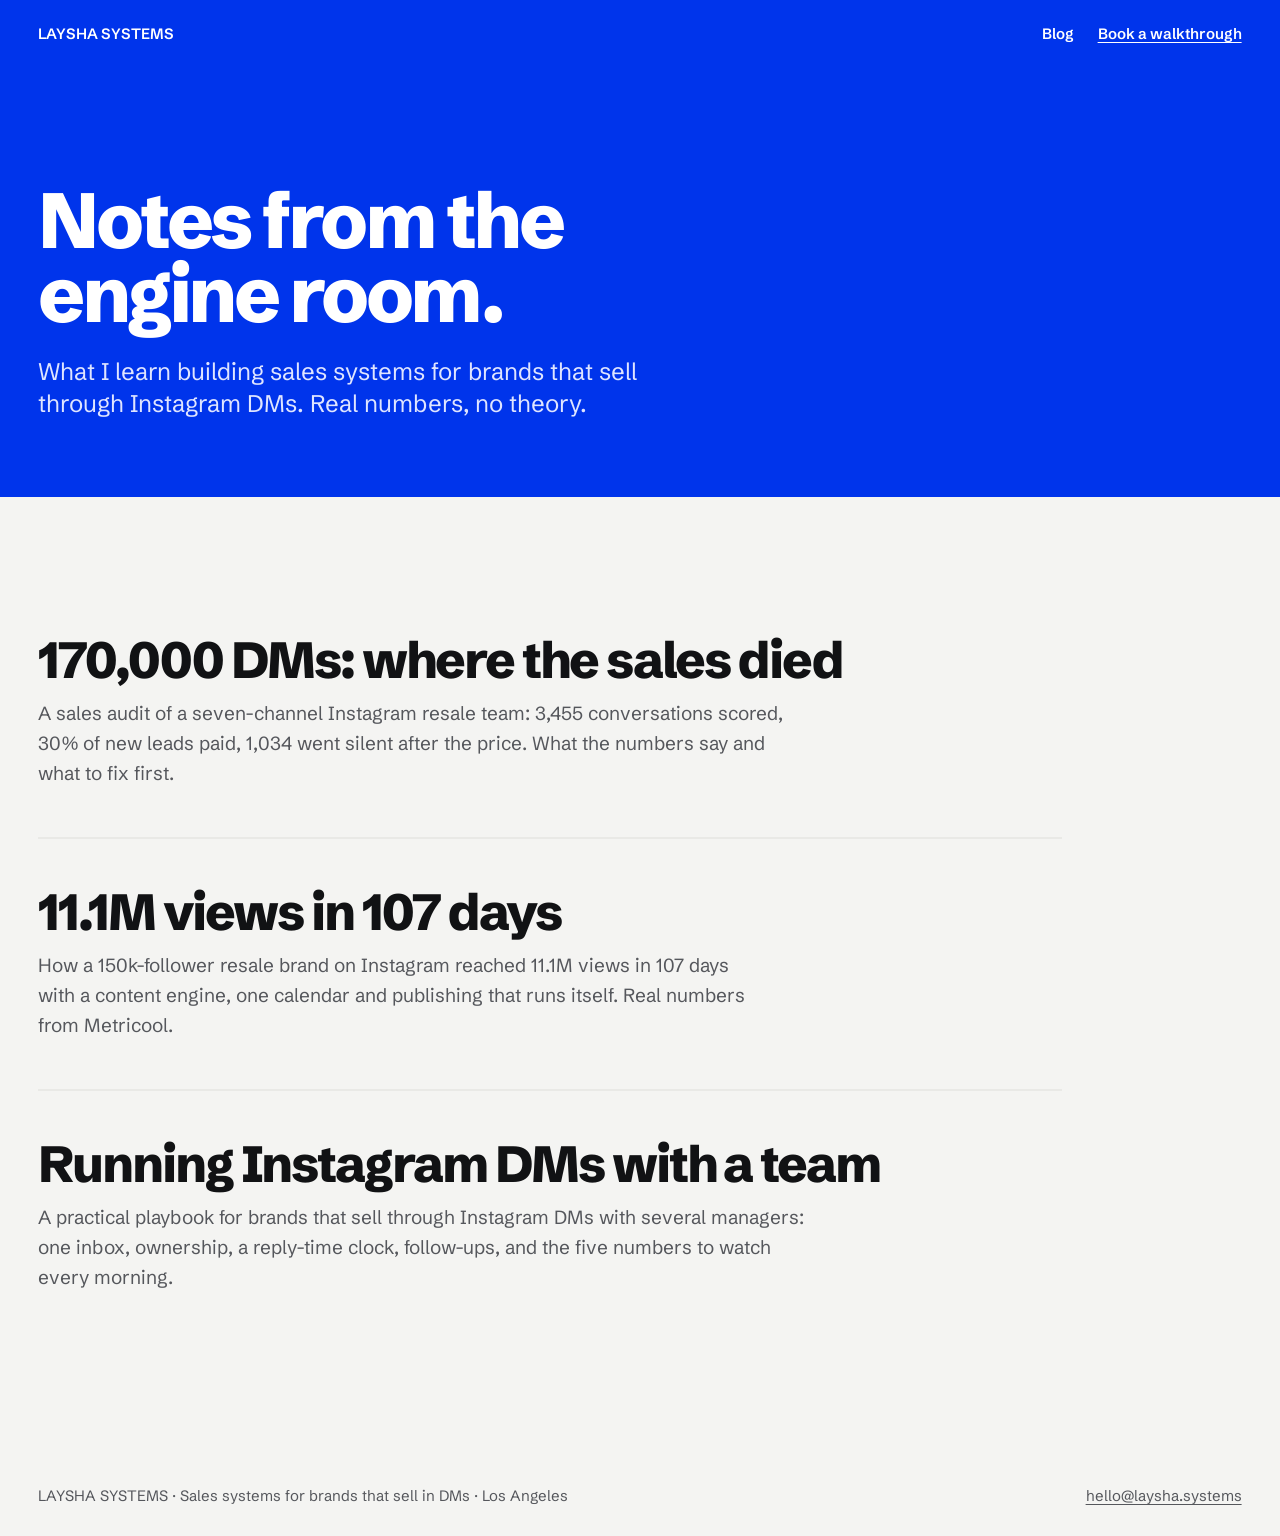
<file: blog/index.html>
<!doctype html>
<html lang="en"><head>
<meta charset="utf-8"><meta name="viewport" content="width=device-width,initial-scale=1,viewport-fit=cover">
<title>Blog: DM sales, content engines, real numbers · LAYSHA SYSTEMS</title>
<link rel="icon" href="/favicon.svg" type="image/svg+xml">
<link rel="canonical" href="https://laysha.systems/blog/">
<meta name="description" content="Notes from building sales systems for brands that sell through Instagram DMs: audits, case numbers and playbooks.">
<meta property="og:type" content="website"><meta property="og:url" content="https://laysha.systems/blog/"><meta property="og:title" content="Blog: DM sales, content engines, real numbers"><meta property="og:description" content="Notes from building sales systems for brands that sell through Instagram DMs: audits, case numbers and playbooks."><meta property="og:image" content="https://laysha.systems/portrait.jpg"><meta name="twitter:card" content="summary_large_image">
<meta name="theme-color" content="#0034eb">
<link rel="preconnect" href="https://fonts.googleapis.com"><link rel="preconnect" href="https://fonts.gstatic.com" crossorigin>
<link href="https://fonts.googleapis.com/css2?family=Schibsted+Grotesk:wght@400;600;700;800&display=swap" rel="stylesheet">
<link rel="stylesheet" href="/blog/blog.css">
<script type="application/ld+json">{"@context": "https://schema.org", "@type": "Blog", "name": "LAYSHA SYSTEMS blog", "url": "https://laysha.systems/blog/", "author": {"@type": "Person", "name": "Vitaly Laysha", "url": "https://laysha.systems/#about"}, "blogPost": [{"@type": "BlogPosting", "headline": "We read 170,000 Instagram DMs. Here is where the sales died.", "url": "https://laysha.systems/blog/170000-instagram-dms/", "datePublished": "2026-10-18"}, {"@type": "BlogPosting", "headline": "11.1M views in 107 days, with no post scheduled by hand", "url": "https://laysha.systems/blog/11-million-views-107-days/", "datePublished": "2026-10-18"}, {"@type": "BlogPosting", "headline": "How to run Instagram DMs with a team of managers", "url": "https://laysha.systems/blog/instagram-dms-team-playbook/", "datePublished": "2026-10-18"}]}</script>
</head><body>
<div class="bar"><a href="/">LAYSHA SYSTEMS</a><nav><a href="/blog/">Blog</a><a href="/#contact">Book a walkthrough</a></nav></div>
<header class="head"><h1>Notes from the engine room.</h1><p>What I learn building sales systems for brands that sell through Instagram DMs. Real numbers, no theory.</p></header><main style="max-width:1100px"><ul class="list"><li><a href="/blog/170000-instagram-dms/"><h2>170,000 DMs: where the sales died</h2><p>A sales audit of a seven-channel Instagram resale team: 3,455 conversations scored, 30% of new leads paid, 1,034 went silent after the price. What the numbers say and what to fix first.</p></a></li><li><a href="/blog/11-million-views-107-days/"><h2>11.1M views in 107 days</h2><p>How a 150k-follower resale brand on Instagram reached 11.1M views in 107 days with a content engine, one calendar and publishing that runs itself. Real numbers from Metricool.</p></a></li><li><a href="/blog/instagram-dms-team-playbook/"><h2>Running Instagram DMs with a team</h2><p>A practical playbook for brands that sell through Instagram DMs with several managers: one inbox, ownership, a reply-time clock, follow-ups, and the five numbers to watch every morning.</p></a></li></ul></main><footer><span>LAYSHA SYSTEMS · Sales systems for brands that sell in DMs · Los Angeles</span><a href="mailto:hello@laysha.systems">hello@laysha.systems</a></footer>
</body></html>
</file>
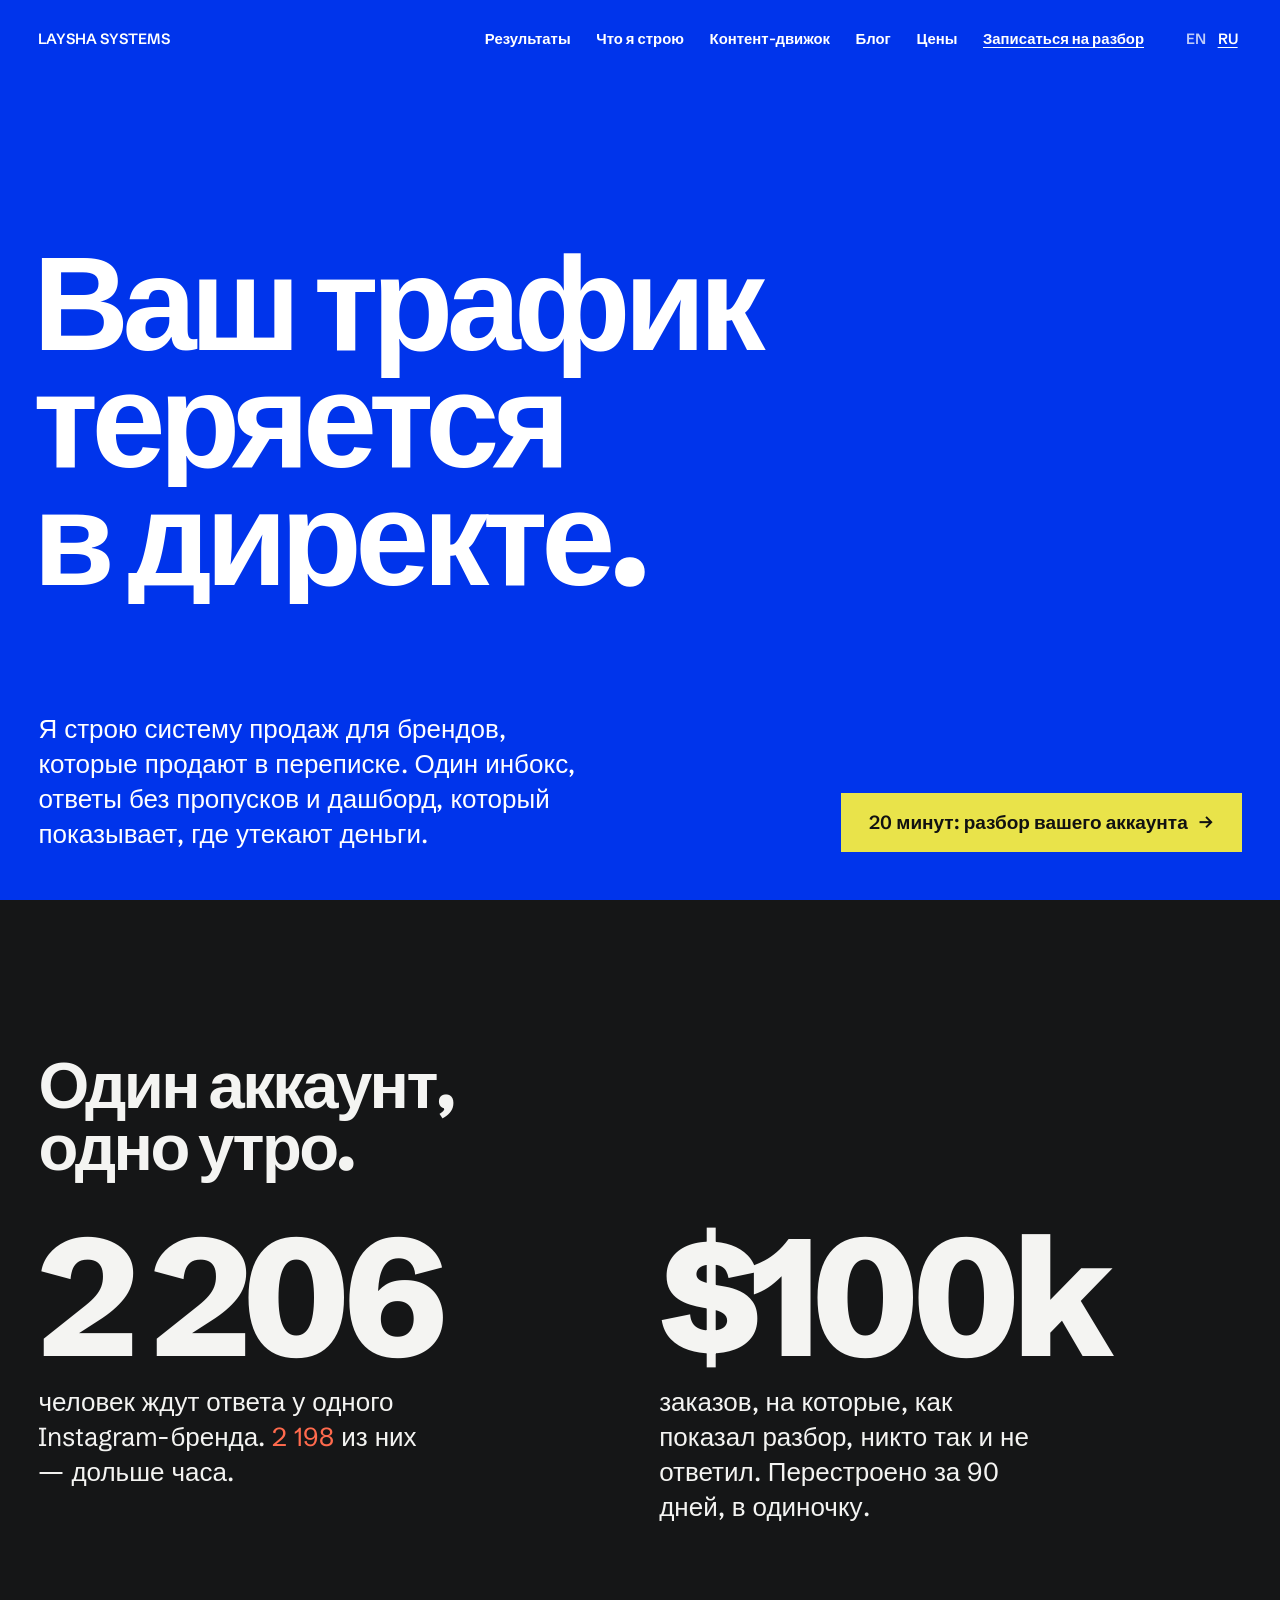
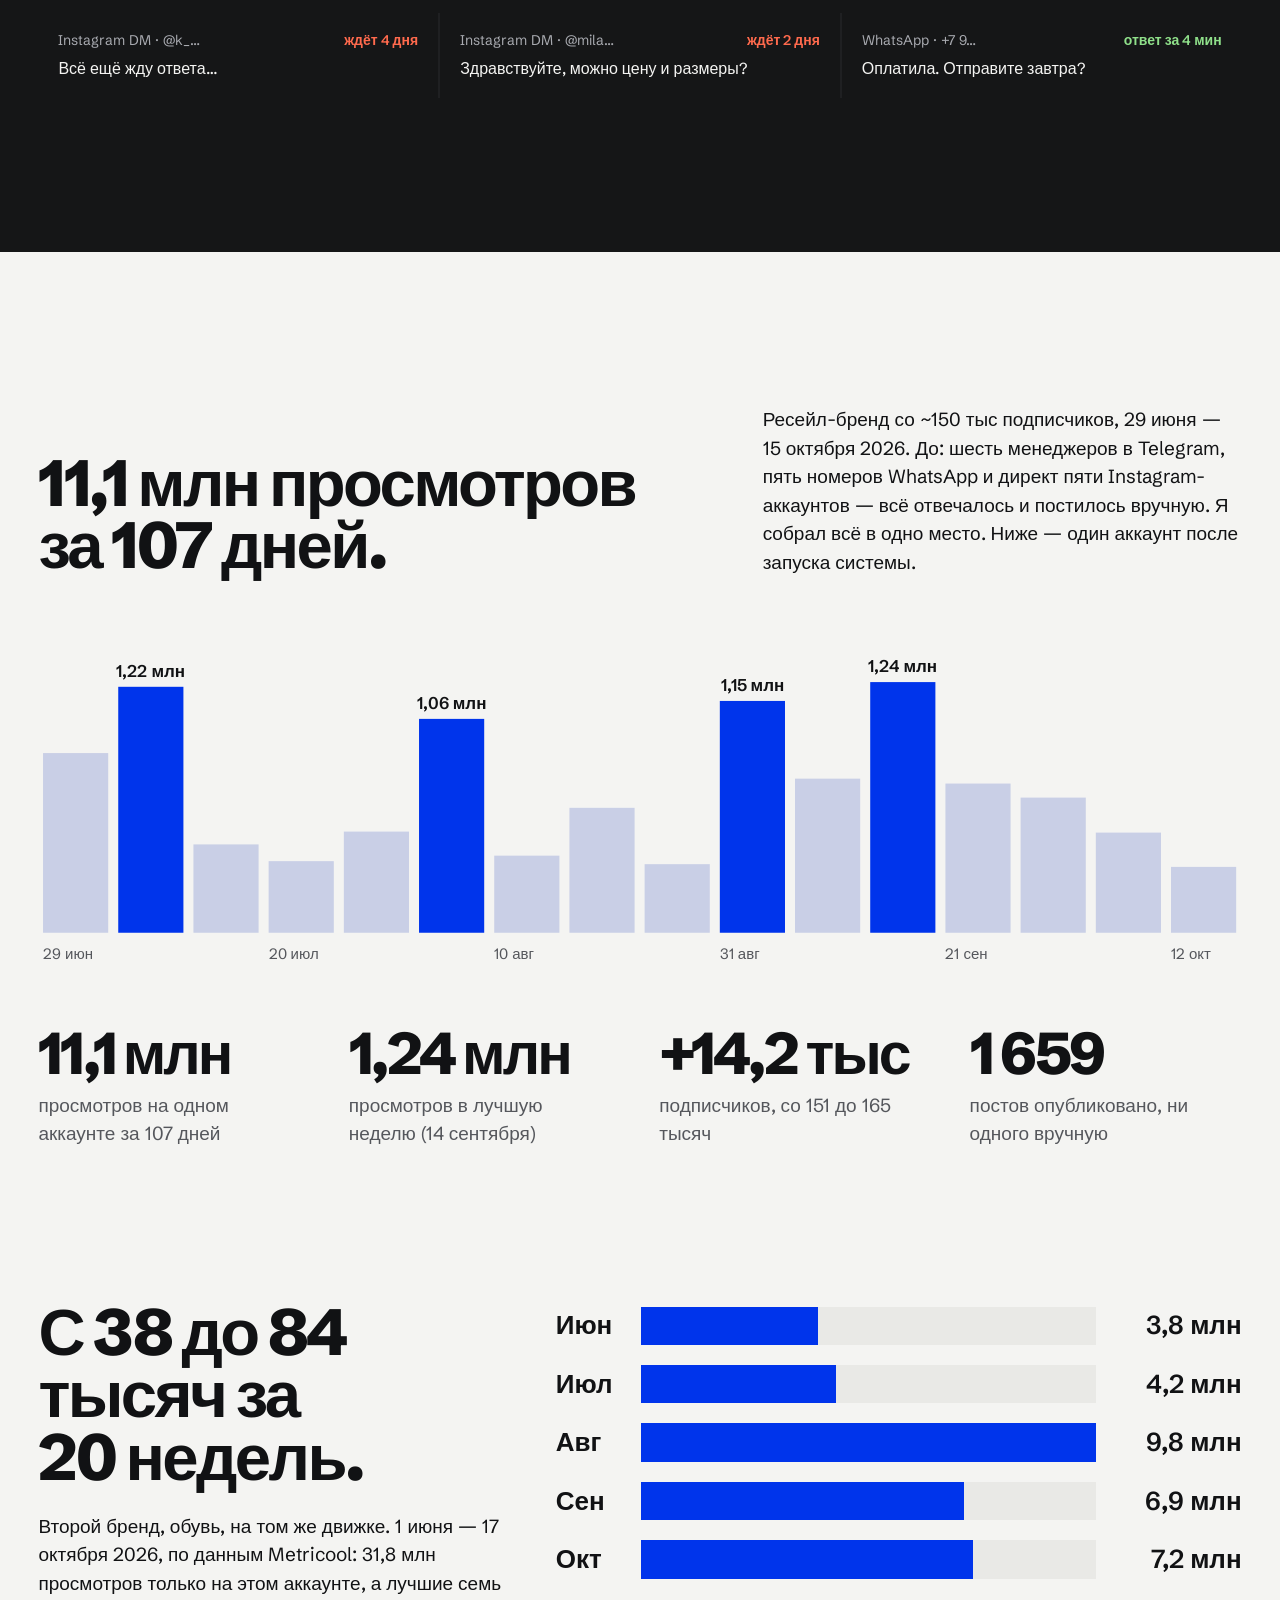
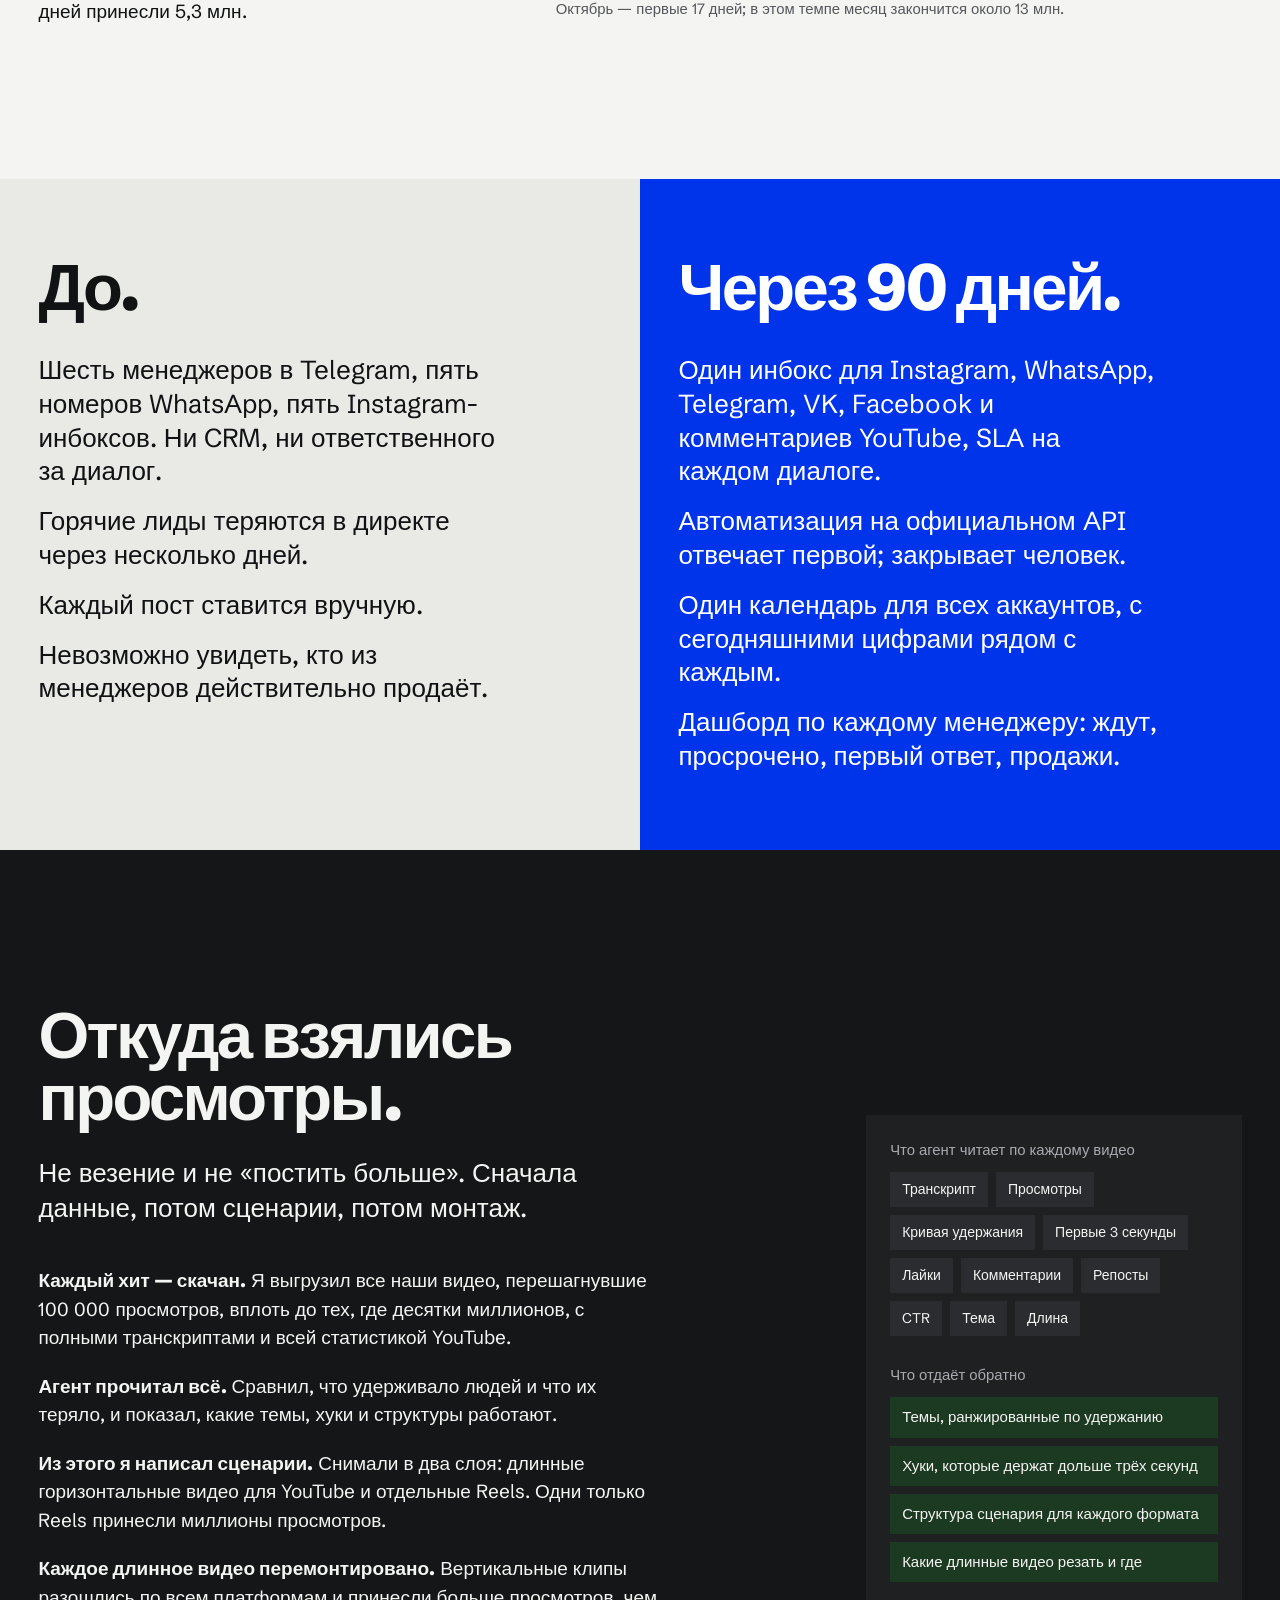
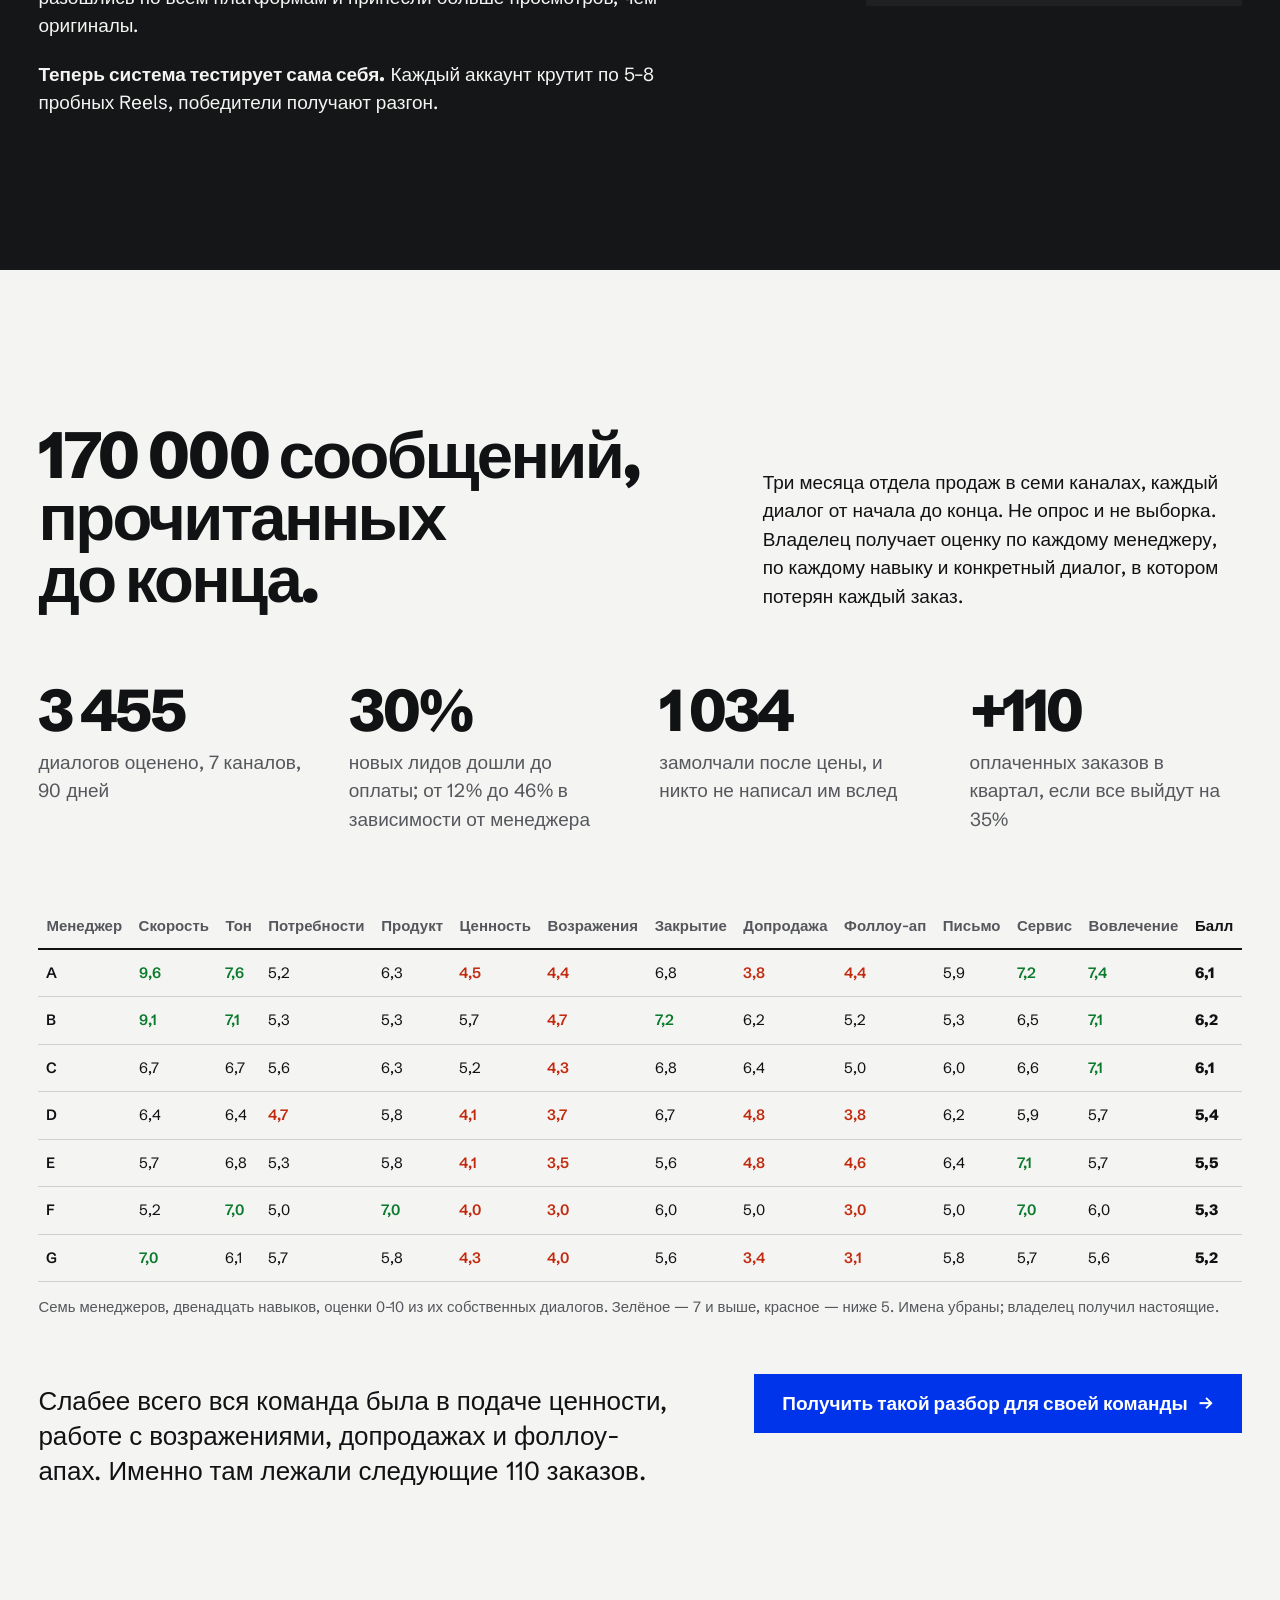
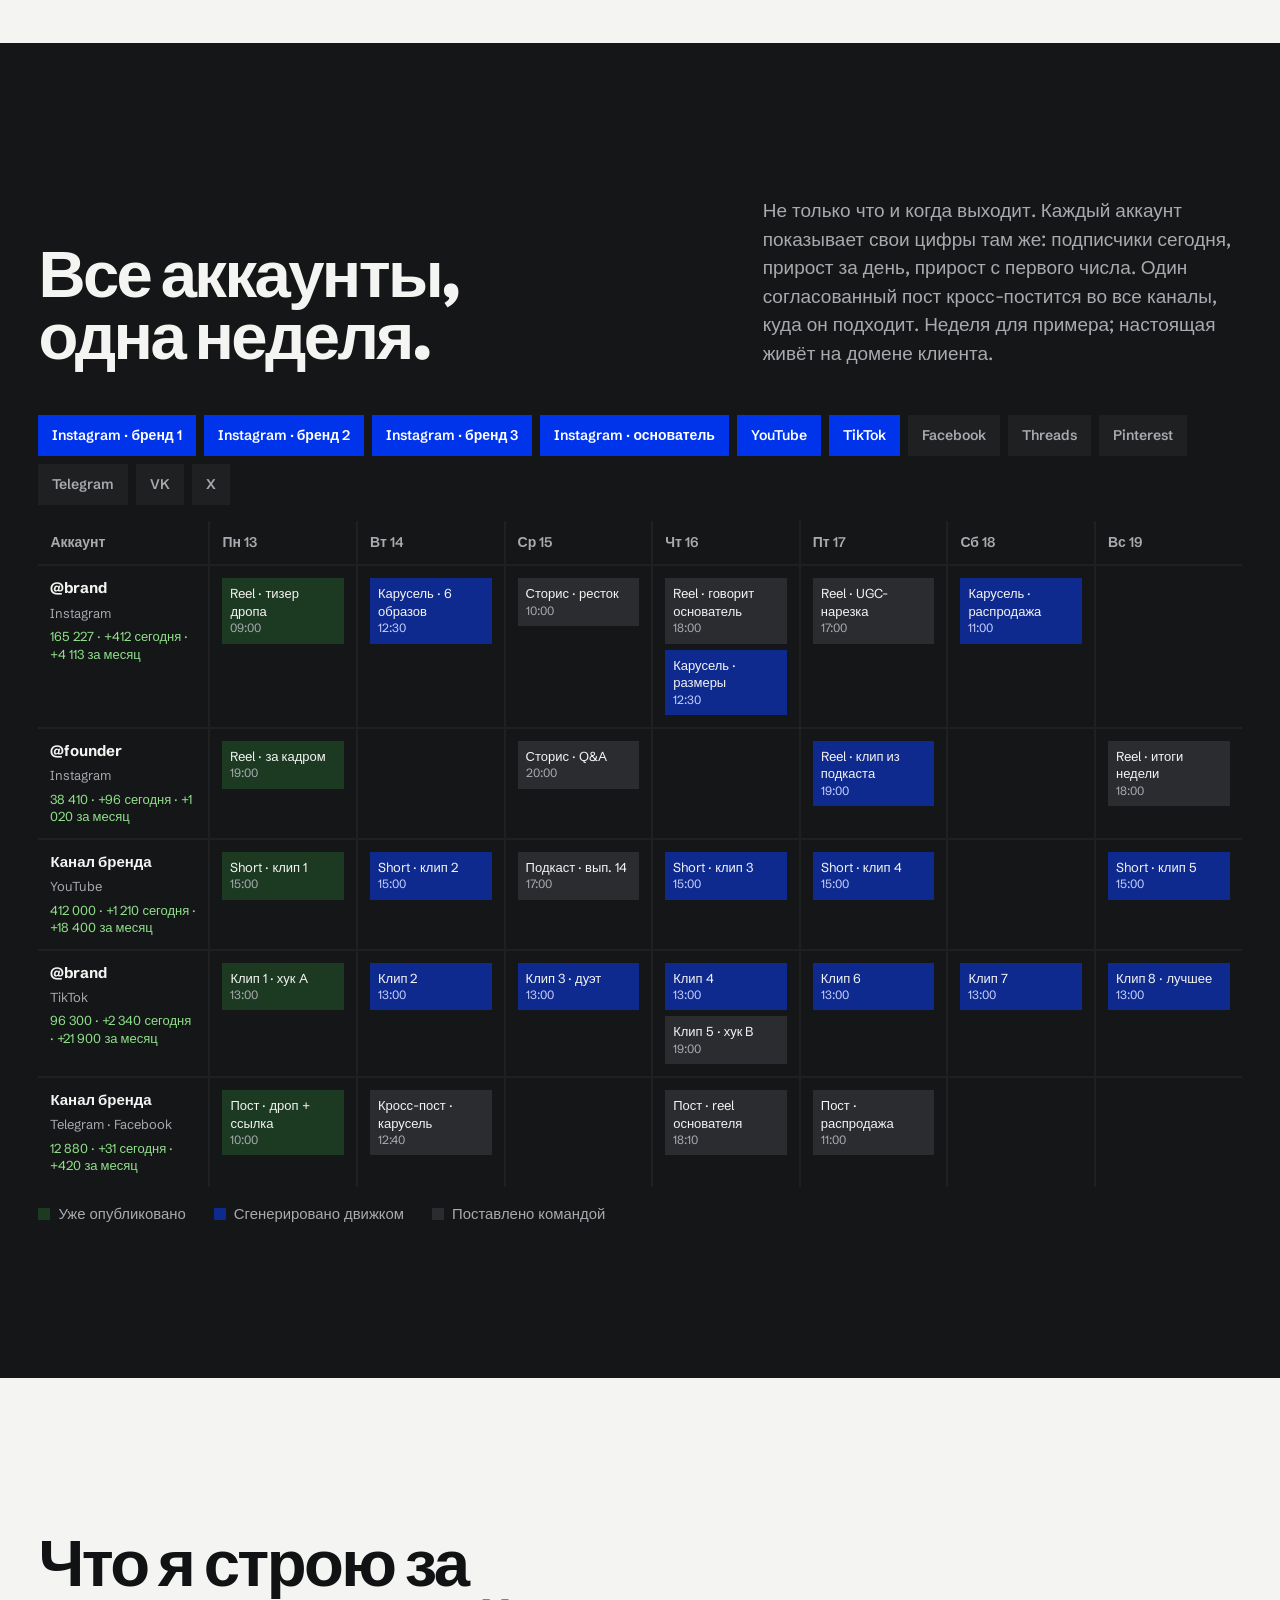
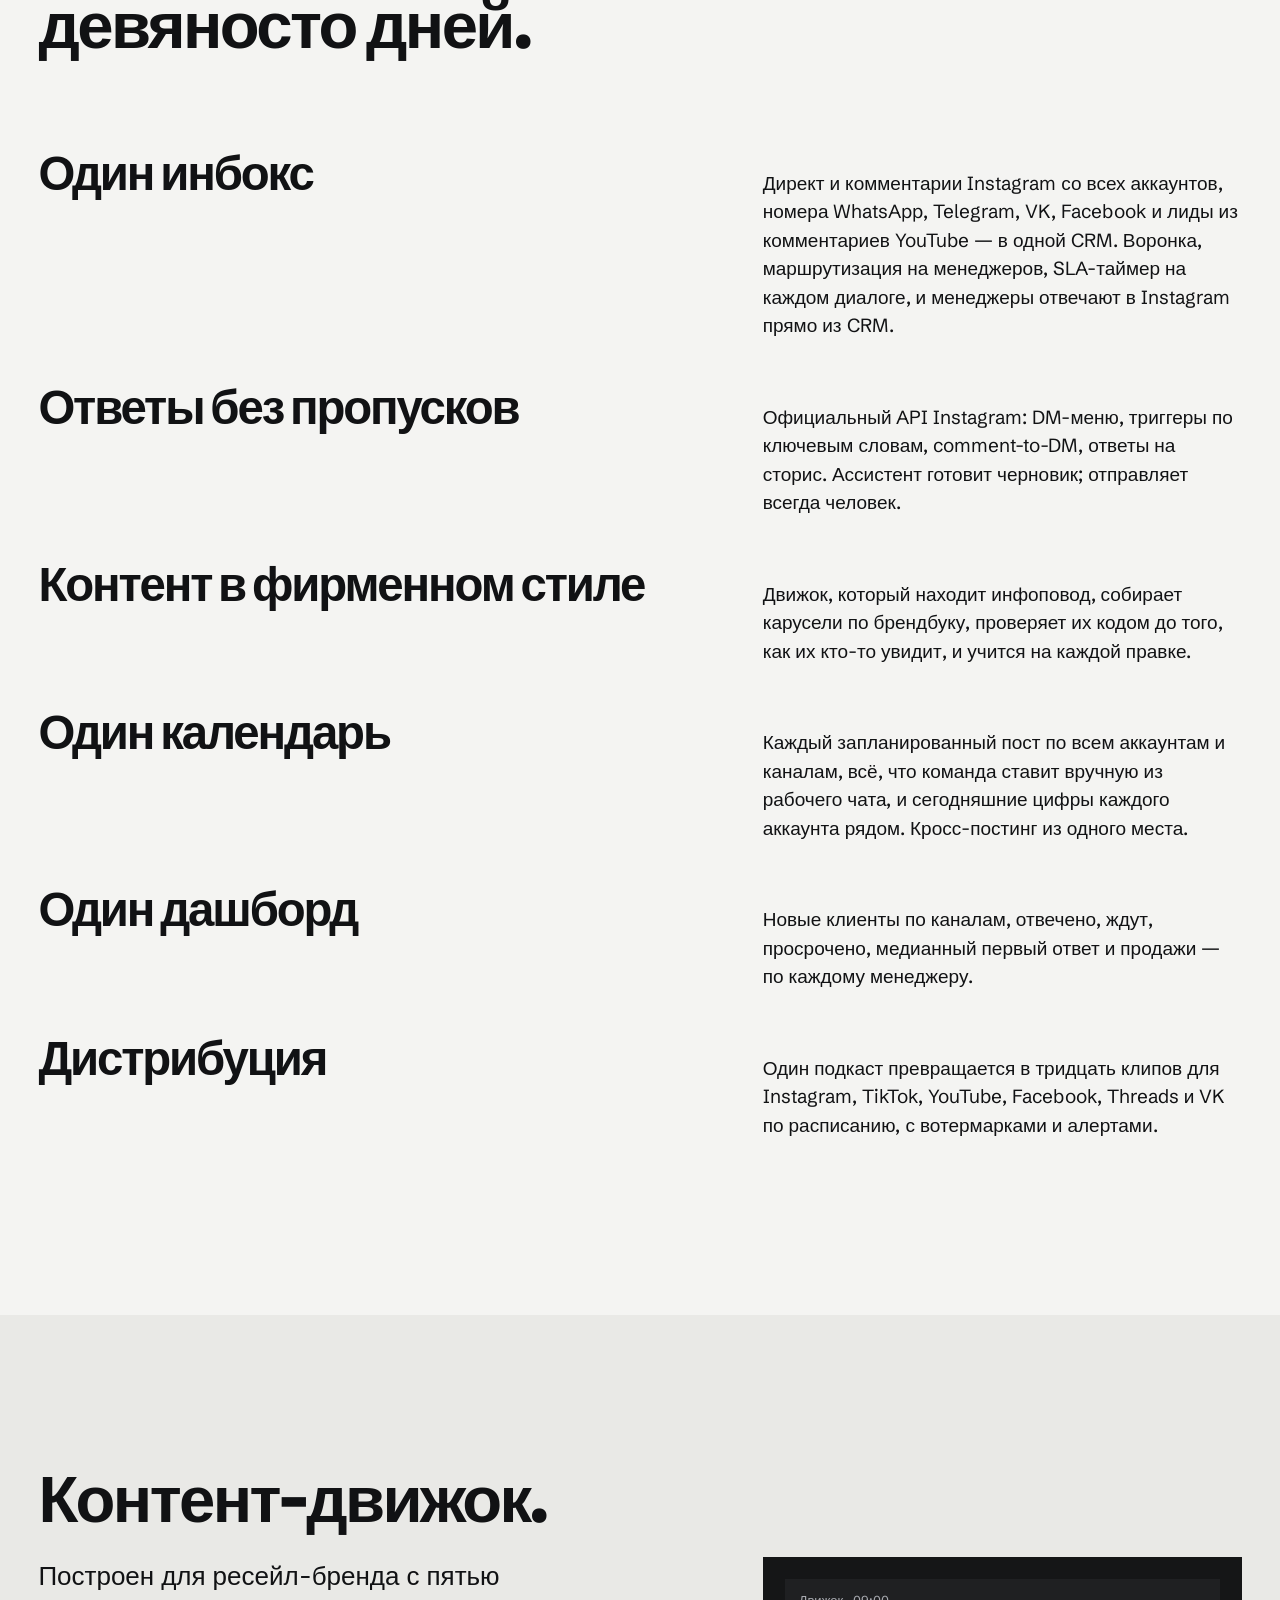
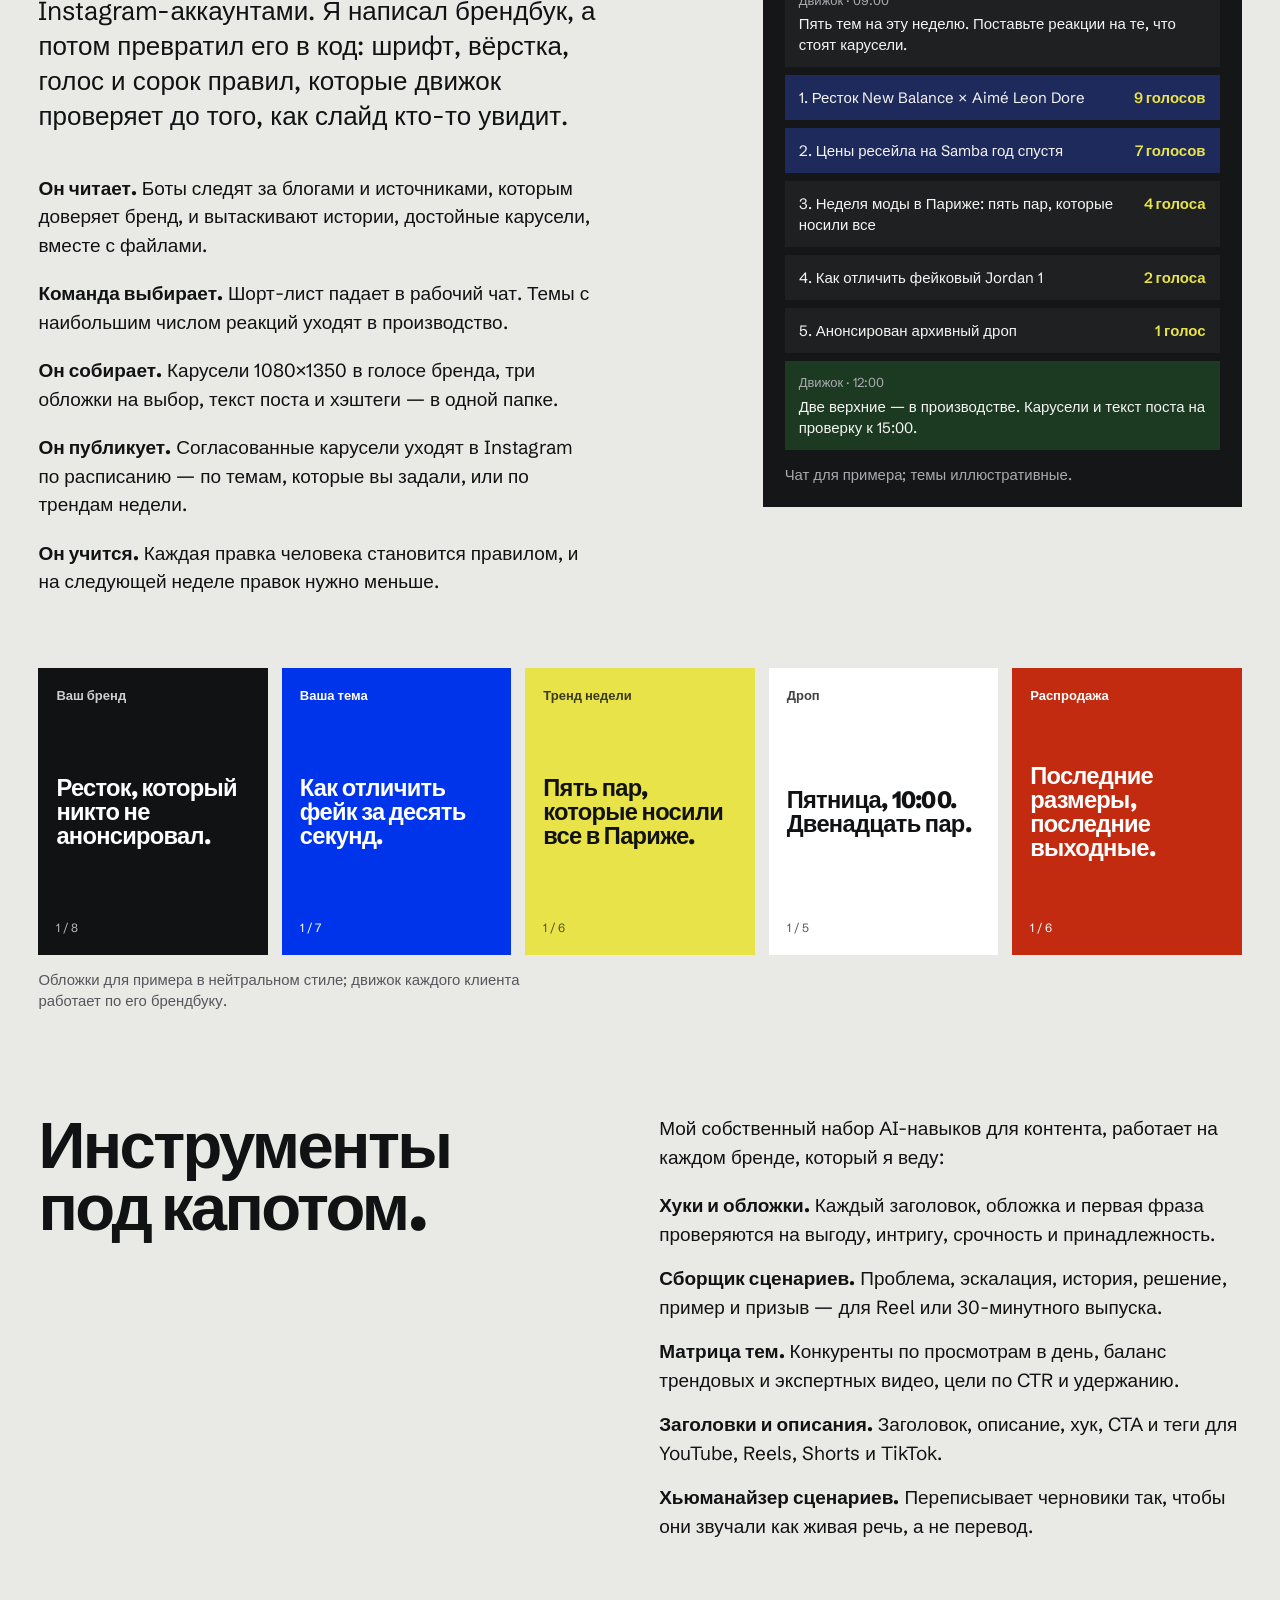
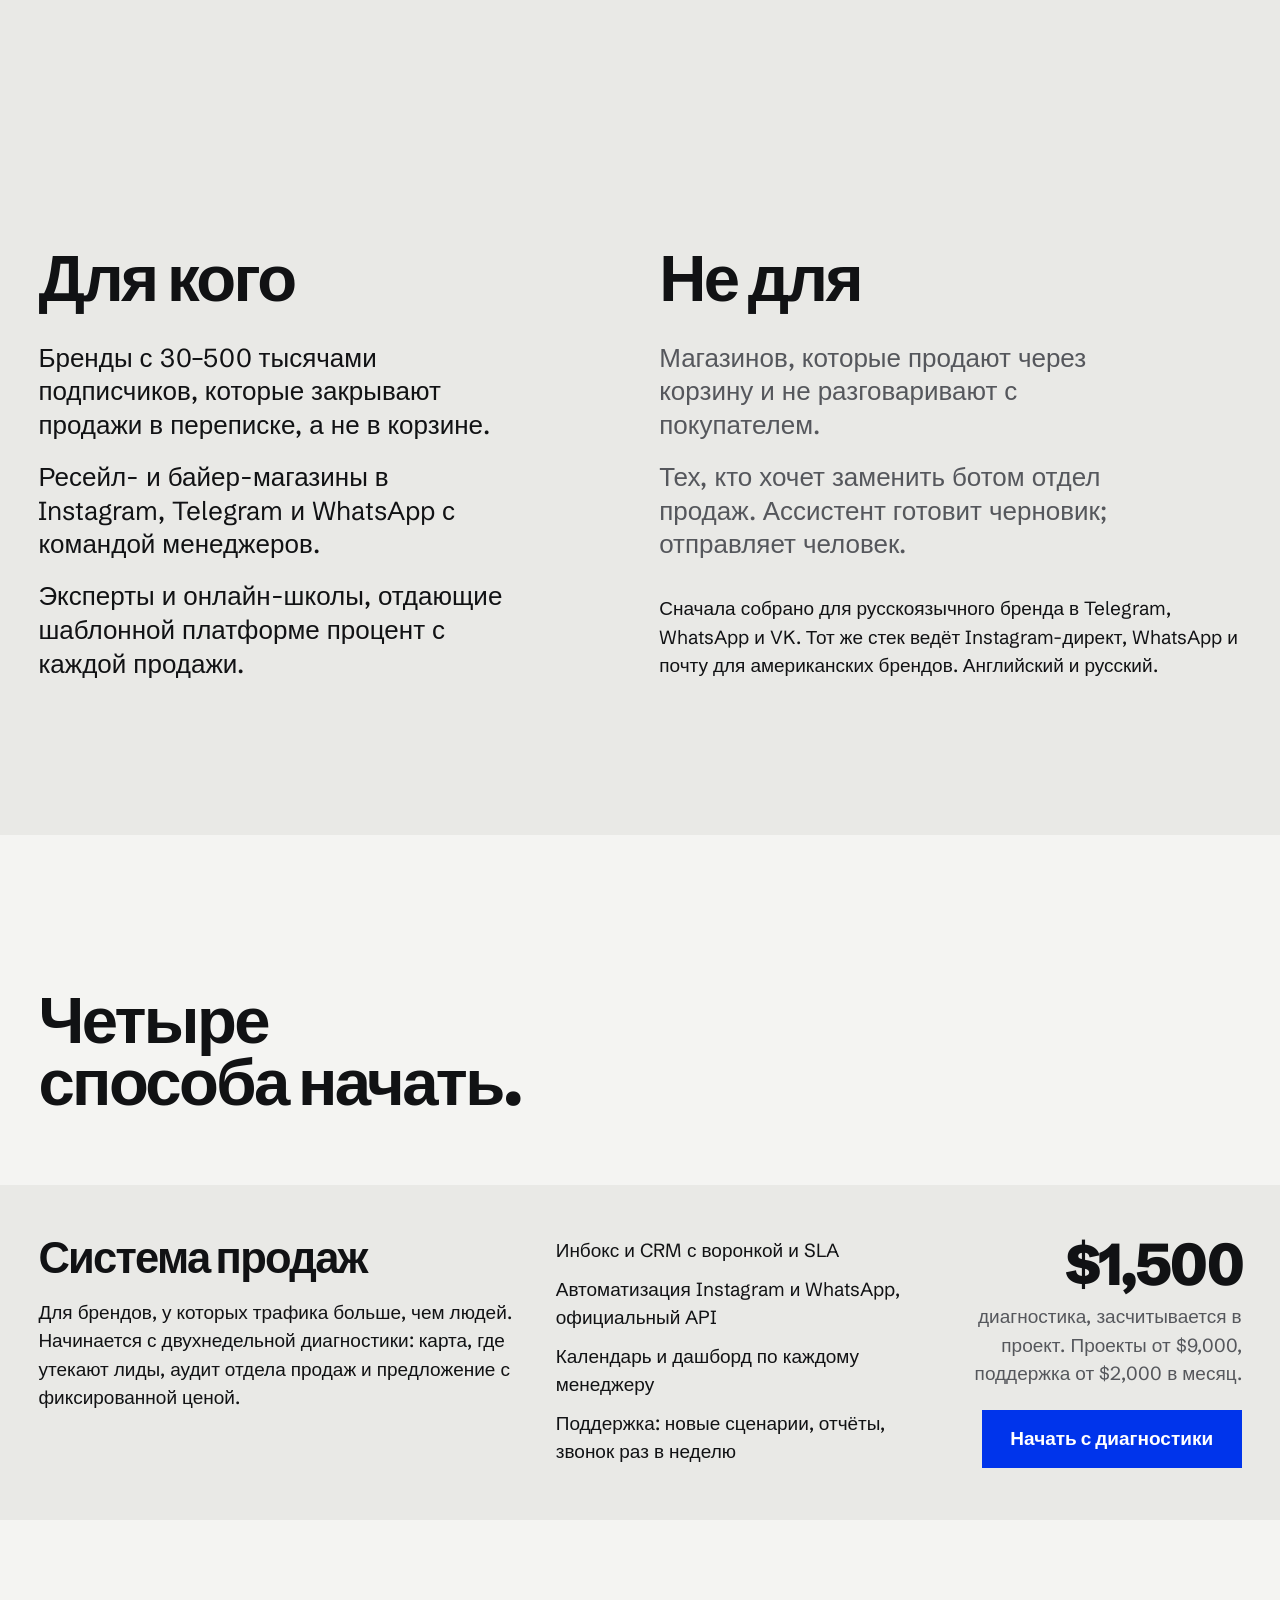
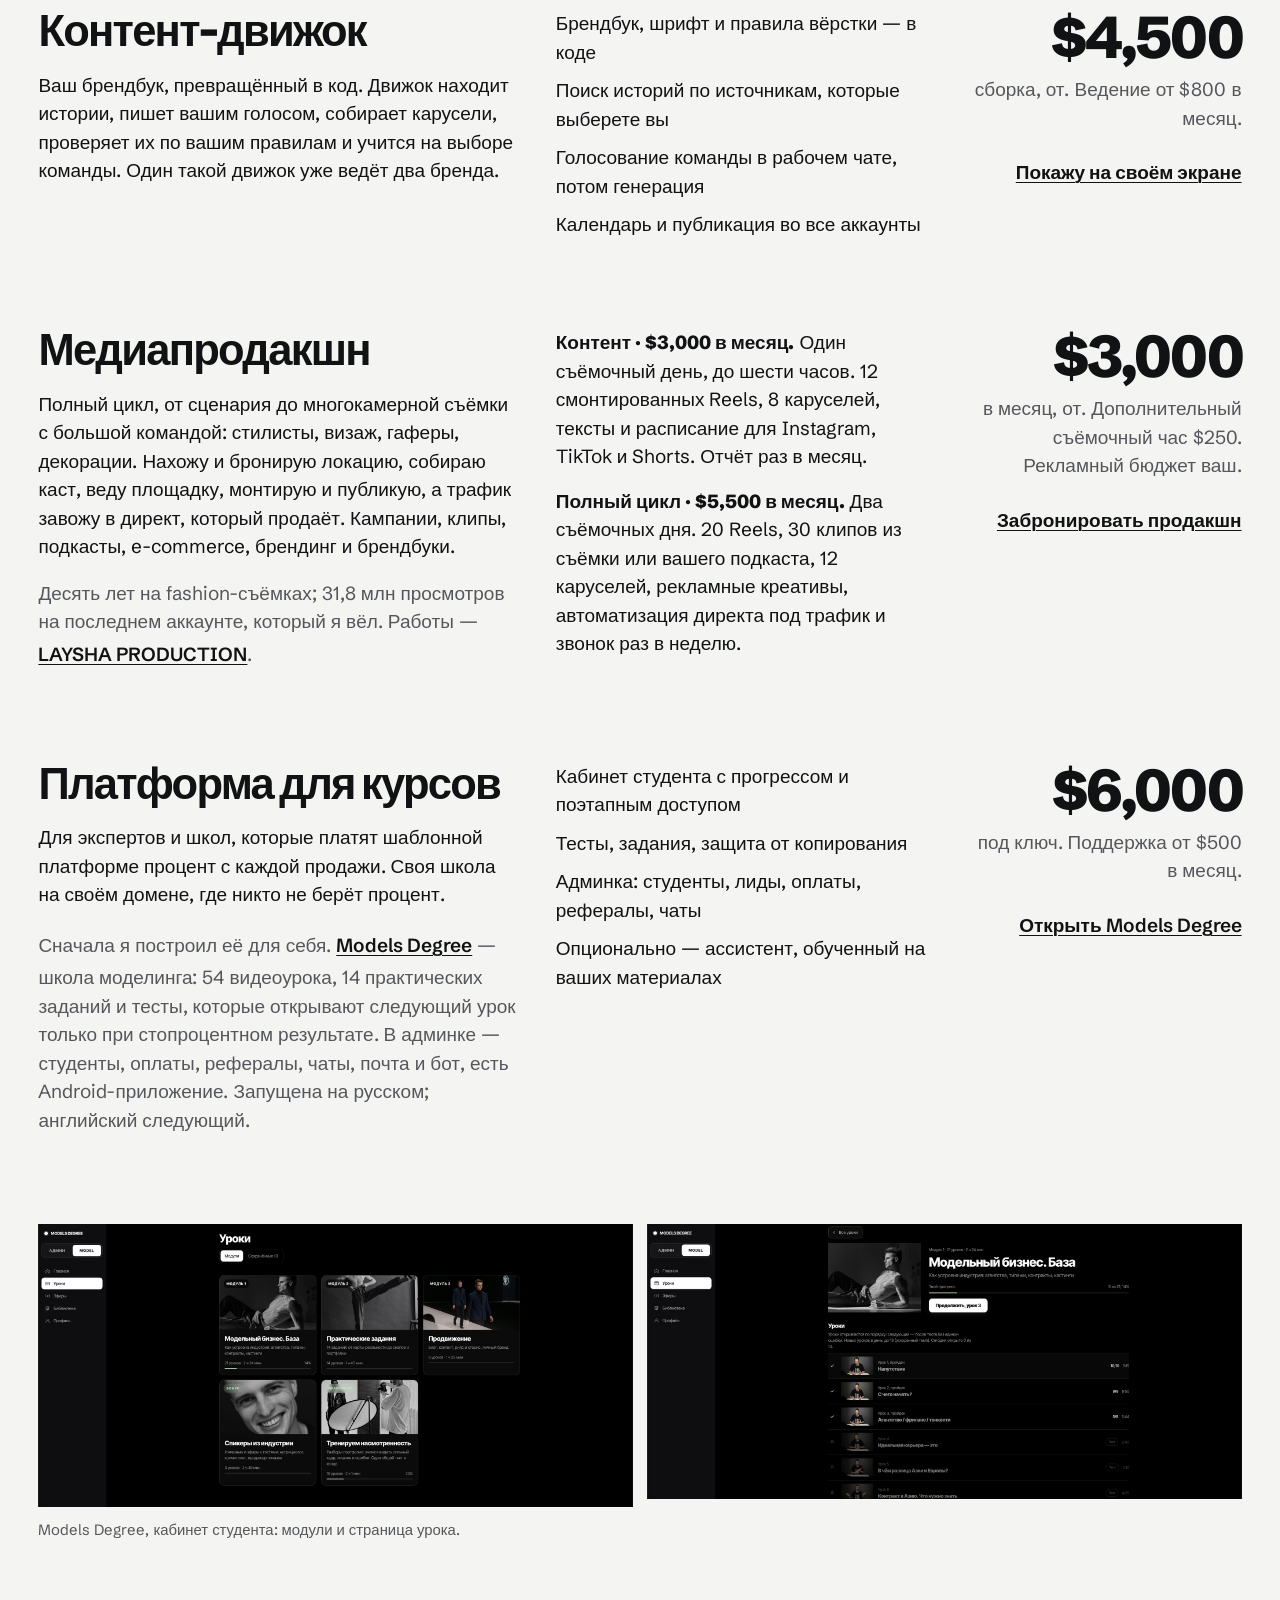
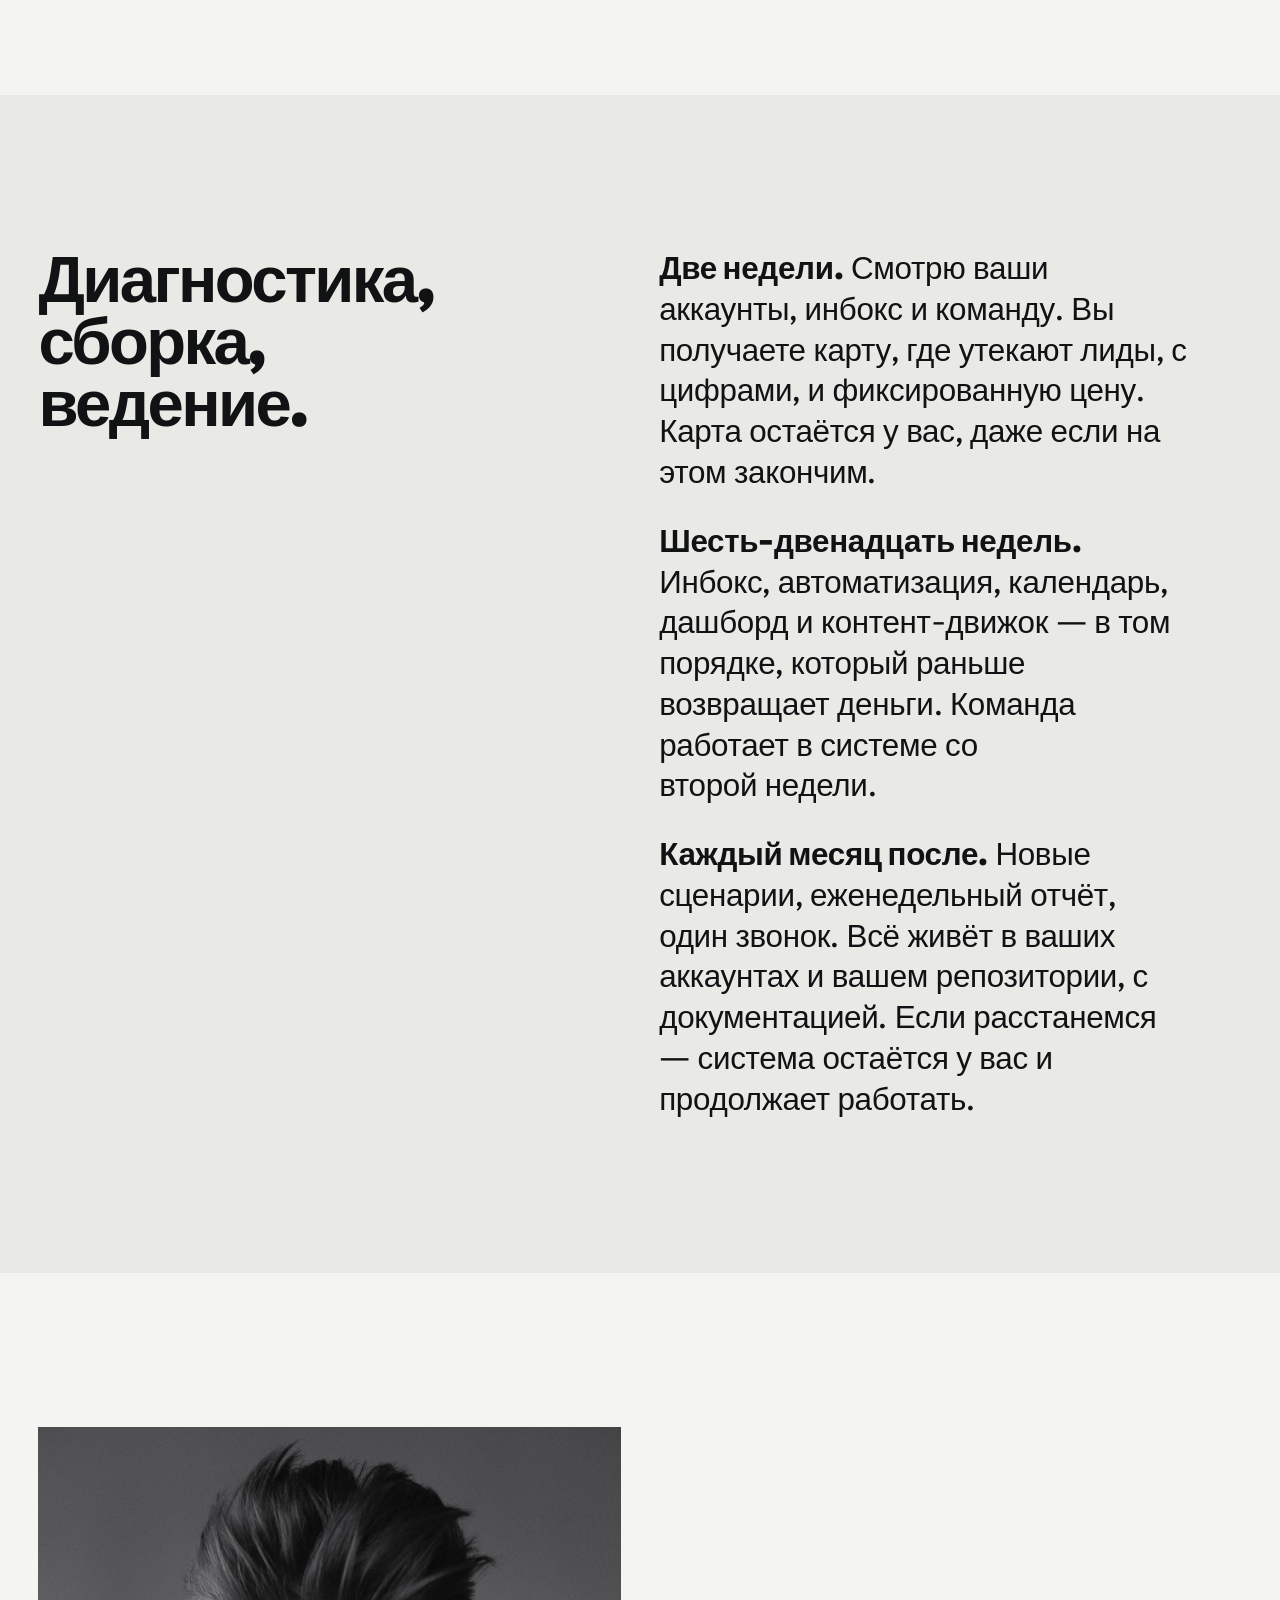
<file: ru/index.html>
<!doctype html>
<html lang="ru">
<head>
<meta charset="utf-8">
<meta name="viewport" content="width=device-width,initial-scale=1,viewport-fit=cover">
<title>LAYSHA SYSTEMS — системы продаж в директе для Instagram-брендов</title>
<link rel="canonical" href="https://laysha.systems/ru/">
<link rel="alternate" hreflang="en" href="https://laysha.systems/">
<link rel="alternate" hreflang="ru" href="https://laysha.systems/ru/">
<link rel="alternate" hreflang="x-default" href="https://laysha.systems/">
<meta name="description" content="Системы продаж для брендов, которые продают в директе Instagram: один инбокс для всех каналов, ответы без пропусков и дашборд утечек денег.">
<meta property="og:url" content="https://laysha.systems/ru/"><meta property="og:type" content="website"><meta name="twitter:card" content="summary_large_image">
<meta property="og:title" content="LAYSHA SYSTEMS">
<meta property="og:description" content="Ваш трафик теряется в директе. Я строю систему, которая не даёт ему потеряться.">
<meta property="og:image" content="https://laysha.systems/portrait.jpg">
<link rel="icon" href="/favicon.svg" type="image/svg+xml">
<meta name="theme-color" content="#0034eb">
<link rel="preconnect" href="https://fonts.googleapis.com">
<link rel="preconnect" href="https://fonts.gstatic.com" crossorigin>
<link href="https://fonts.googleapis.com/css2?family=Schibsted+Grotesk:wght@400;600;800&display=swap" rel="stylesheet">
<script type="application/ld+json">{"@context":"https://schema.org","@type":"ProfessionalService","name":"LAYSHA SYSTEMS","url":"https://laysha.systems/ru/","email":"hello@laysha.systems","areaServed":"Worldwide","address":{"@type":"PostalAddress","addressLocality":"Los Angeles","addressRegion":"CA","addressCountry":"US"},"founder":{"@type":"Person","name":"Vitaly Laysha"},"inLanguage":"ru","description":"Системы продаж в директе для Instagram-брендов: единый инбокс и CRM, автоматизация на официальном API, контент-движок, календарь и дашборд продаж."}</script>
<style>
:root{
  --cobalt:#0034eb; --cobalt-2:#002fd6; --on-cobalt:#ffffff; --on-cobalt-2:#c5d0ff;
  --yellow:#e9e34a; --on-yellow:#111111;
  --paper:#f4f4f2; --paper-2:#e9e9e6; --ink:#111214; --muted:#55575c;
  --coal:#151617; --coal-2:#1f2022; --on-coal:#f4f4f2; --on-coal-2:#a8aab0;
  --red:#ff6a4d;
  --f:"Schibsted Grotesk","Helvetica Neue",Arial,sans-serif;
  --s-small:clamp(.875rem,.85rem + .1vw,.9375rem);
  --s-body:clamp(1.0625rem,1rem + .25vw,1.1875rem);
  --s-lead:clamp(1.25rem,1.1rem + .7vw,1.625rem);
  --s-head:clamp(2.25rem,1.2rem + 3.6vw,4.75rem);
  --s-display:clamp(2.6rem,10.4vw,10.5rem);
  --m:clamp(16px,3vw,40px);
  --gap:clamp(96px,12vw,200px);
  --ease:cubic-bezier(.22,1,.36,1);
}
*{box-sizing:border-box}
html{-webkit-text-size-adjust:100%;scroll-behavior:smooth}
body{margin:0;background:var(--paper);color:var(--ink);font-family:var(--f);font-size:var(--s-body);line-height:1.5;font-kerning:normal;text-rendering:optimizeLegibility;-webkit-font-smoothing:antialiased}
img{display:block;max-width:100%;height:auto}
a{color:inherit;text-underline-offset:.18em;text-decoration-thickness:.07em}
p{margin:0;max-width:60ch;text-wrap:pretty}
h1,h2,h3{margin:0;font-weight:800;letter-spacing:-.04em;line-height:.95;text-wrap:balance;hyphens:none}
h2{font-size:var(--s-head);max-width:16ch}
h3{font-size:var(--s-lead);letter-spacing:-.02em;line-height:1.15;font-weight:600}
::selection{background:var(--yellow);color:var(--on-yellow)}
:focus-visible{outline:3px solid var(--yellow);outline-offset:3px}
.num{font-variant-numeric:tabular-nums}
.wrap{padding-left:var(--m);padding-right:var(--m);max-width:1520px;margin:0 auto}
.sec{padding-top:var(--gap);padding-bottom:var(--gap)}
.lead{font-size:var(--s-lead);line-height:1.35;max-width:36ch}
.small{font-size:var(--s-small);line-height:1.45}
.muted{color:var(--muted)}

/* buttons: square, flat */
.btn{display:inline-flex;align-items:center;gap:.6em;padding:1.05em 1.5em;font:600 var(--s-body)/1 var(--f);text-decoration:none;border:0;cursor:pointer;transition:transform .16s var(--ease),background-color .2s}
.btn:active{transform:scale(.97)}
.btn.y{background:var(--yellow);color:var(--on-yellow)}
.btn.y:hover{background:#f4ef6a}
.btn.c{background:var(--cobalt);color:#fff}
.btn.c:hover{background:#1a49ff}
.btn .arr{transition:transform .25s var(--ease)}
.btn:hover .arr{transform:translateX(4px)}
.tlink{font-weight:600}

/* fields */
.cobalt{background:var(--cobalt);color:var(--on-cobalt)}
.coal{background:var(--coal);color:var(--on-coal)}
.paper2{background:var(--paper-2)}
.cobalt .muted{color:var(--on-cobalt-2)} .coal .muted{color:var(--on-coal-2)}

/* hero */
.hero{min-height:100svh;display:grid;grid-template-rows:auto 1fr auto;padding-top:22px;padding-bottom:clamp(28px,4vw,48px)}
.top{display:flex;justify-content:space-between;align-items:baseline;gap:24px;font-size:var(--s-small);font-weight:600}
.top nav{display:flex;gap:clamp(14px,2vw,28px);align-items:baseline}
.top nav a{text-decoration:none}
.top nav a:hover{text-decoration:underline}
.top .act{text-decoration:underline}
.top .lsw{display:inline-flex;gap:12px;margin-left:clamp(4px,1vw,12px)}
.top .lsw a{text-decoration:none;color:inherit;opacity:.75}
.top .lsw a[aria-current]{opacity:1;text-decoration:underline}
.hero h1{font-size:var(--s-display);letter-spacing:-.05em;line-height:.88;max-width:none;align-self:center;margin-top:8vh;margin-left:-.04em}
.hero h1 .l{display:block}
.hero .foot{display:flex;justify-content:space-between;align-items:flex-end;gap:32px;flex-wrap:wrap}
.hero .foot p{font-size:var(--s-lead);line-height:1.35;max-width:34ch}

/* proof */
.proof .grid{display:grid;grid-template-columns:repeat(12,minmax(0,1fr));gap:48px var(--m)}
.proof h2{grid-column:1/-1}
.big{font-size:clamp(4.5rem,13vw,13rem);font-weight:800;letter-spacing:-.06em;line-height:.85}
.pair{grid-column:span 6}
.pair p{margin-top:18px;font-size:var(--s-lead);line-height:1.35;max-width:24ch}
.pair .red{color:var(--red)}
.inbox{grid-column:1/-1;margin-top:40px}

/* interface fragments (real product UI keeps its own borders) */
[data-ui]{font-size:14px;line-height:1.35;font-family:var(--f)}
.ui-inbox{background:var(--coal-2);display:grid;grid-template-columns:repeat(3,minmax(0,1fr));gap:2px}
.ui-inbox .row{background:var(--coal);padding:18px 20px;display:grid;gap:8px}
.ui-inbox .who{display:flex;justify-content:space-between;color:var(--on-coal-2)}
.ui-inbox .msg{color:var(--on-coal);font-size:16px}
.ui-inbox .wait{color:var(--red);font-weight:600}
.ui-inbox .ok{color:#8fe08a;font-weight:600}

/* case */
.case-head{display:grid;grid-template-columns:repeat(12,minmax(0,1fr));gap:24px var(--m);align-items:end}
.case-head h2{grid-column:1/8}
.case-head p{grid-column:8/13}
.bars{margin-top:72px}
.bars svg{width:100%;height:auto;display:block}
.stats{display:grid;grid-template-columns:repeat(4,minmax(0,1fr));gap:32px var(--m);margin-top:56px}
.stats b{display:block;font-size:clamp(2.4rem,4.6vw,4.5rem);letter-spacing:-.05em;line-height:.95;font-weight:800}
.stats span{display:block;margin-top:10px;color:var(--muted);max-width:22ch}

/* months list for account two */
.two{margin-top:var(--gap);display:grid;grid-template-columns:repeat(12,minmax(0,1fr));gap:32px var(--m)}
.two .intro{grid-column:1/6}
.two .intro p{margin-top:24px}
.months{grid-column:6/13;display:grid;gap:10px;margin:0;padding:0;list-style:none}
.months li{display:grid;grid-template-columns:4.2ch 1fr 6ch;align-items:center;gap:18px;font-size:var(--s-lead);font-weight:600}
.months .bar{height:clamp(26px,3vw,40px);background:var(--paper-2)}
.months .bar i{display:block;height:100%;background:var(--cobalt);width:var(--w);transform-origin:left;transition:transform 1.1s var(--ease)}
.months .v{text-align:right}
.months .note{grid-template-columns:1fr;font-size:var(--s-small);font-weight:400;color:var(--muted)}

/* before/after */
.ba{display:grid;grid-template-columns:repeat(2,minmax(0,1fr));gap:0}
.ba > div{padding:clamp(40px,6vw,96px) var(--m)}
.ba h3{font-size:var(--s-head);font-weight:800;letter-spacing:-.04em;line-height:.95}
.ba ul{margin:36px 0 0;padding:0;list-style:none;display:grid;gap:16px;font-size:var(--s-lead);line-height:1.3;max-width:30ch}
.ba .after{background:var(--cobalt);color:#fff}

/* audit */
.audit-top{display:grid;grid-template-columns:repeat(12,minmax(0,1fr));gap:32px var(--m);align-items:end}
.audit-top h2{grid-column:1/8}
.audit-top p{grid-column:8/13}
.fourstat{display:grid;grid-template-columns:repeat(4,minmax(0,1fr));gap:32px var(--m);margin-top:72px}
.fourstat b{display:block;font-size:clamp(2.4rem,4.6vw,4.5rem);letter-spacing:-.05em;line-height:.95;font-weight:800}
.fourstat span{display:block;margin-top:10px;color:var(--muted);max-width:22ch}
.matrix{margin-top:72px;overflow-x:auto;-webkit-overflow-scrolling:touch}
.matrix table{border-collapse:collapse;width:100%;min-width:860px;font-size:15px}
.matrix thead th{font-weight:600;text-align:left;padding:10px 8px;color:var(--muted);border-bottom:2px solid var(--ink)}
.matrix tbody th{font-weight:600;text-align:left;padding:12px 8px;border-bottom:1px solid #cfd0cc}
.matrix td{padding:12px 8px;border-bottom:1px solid #cfd0cc;font-variant-numeric:tabular-nums}
.matrix td.g{color:#0a7a2c;font-weight:600} .matrix td.r{color:#c22b10;font-weight:600}
.matrix td:last-child,.matrix th:last-child{font-weight:800;color:var(--ink)}
.matrix-cap{margin-top:16px}
.audit-end{margin-top:56px;display:flex;flex-wrap:wrap;gap:24px 48px;align-items:baseline;justify-content:space-between}
.audit-end p{font-size:var(--s-lead);line-height:1.35;max-width:40ch}

/* calendar fragment */
.cal-head{display:grid;grid-template-columns:repeat(12,minmax(0,1fr));gap:24px var(--m);align-items:end}
.cal-head h2{grid-column:1/8}
.cal-head p{grid-column:8/13}
.ui-cal{margin-top:64px;overflow-x:auto;-webkit-overflow-scrolling:touch}
.ui-cal .grid{display:grid;grid-template-columns:170px repeat(7,minmax(118px,1fr));gap:2px;background:var(--coal-2);min-width:1000px}
.ui-cal .c{background:var(--coal);padding:12px;min-height:76px;display:grid;align-content:start;gap:6px}
.ui-cal .h{min-height:auto;color:var(--on-coal-2);font-weight:600}
.ui-cal .acc b{display:block;font-size:15px;color:var(--on-coal)}
.ui-cal .acc span{color:var(--on-coal-2);font-size:13px}
.ui-cal .acc em{font-style:normal;color:#8fe08a;font-size:13px}
.ui-cal .p{background:#2a2c30;padding:7px 8px;font-size:13px;color:var(--on-coal)}
.ui-cal .p small{display:block;color:var(--on-coal-2);font-size:12px}
.ui-cal .p.gen{background:#0f2a8f}
.ui-cal .p.live{background:#1c3a22}
.cal-key{margin-top:16px;display:flex;flex-wrap:wrap;gap:8px 28px}
.cal-key i{display:inline-block;width:12px;height:12px;margin-right:8px;vertical-align:-1px}

/* capabilities list */
.caps h2{max-width:18ch}
.caps ol{list-style:none;margin:72px 0 0;padding:0}
.caps li{display:grid;grid-template-columns:repeat(12,minmax(0,1fr));gap:12px var(--m);align-items:baseline;padding:22px 0}
.caps li + li{border-top:0}
.caps .name{grid-column:1/8;font-size:clamp(2rem,4.8vw,5rem);font-weight:800;letter-spacing:-.045em;line-height:.98}
.caps .what{grid-column:8/13}

/* content engine */
.eng{display:grid;grid-template-columns:repeat(12,minmax(0,1fr));gap:48px var(--m);align-items:start}
.eng .t{grid-column:1/7}
.eng .t .lead{margin-top:28px}
.eng .steps{margin:40px 0 0;padding:0;list-style:none;display:grid;gap:20px;max-width:46ch}
.eng .steps b{font-weight:800}
.eng .chat{grid-column:8/13;background:var(--coal);padding:22px;display:grid;gap:8px;align-self:center}
.chat .bubble{background:var(--coal-2);color:var(--on-coal);padding:12px 14px;font-size:15px;line-height:1.4}
.chat .who{display:block;color:var(--on-coal-2);font-size:13px;margin-bottom:4px}
.chat .opt{display:flex;justify-content:space-between;gap:12px}
.chat .opt em{font-style:normal;color:var(--yellow);font-weight:600;white-space:nowrap}
.chat .opt:nth-child(2),.chat .opt:nth-child(3){background:#1f2a5c}
.chat .done{background:#1c3a22}
.offer .pk{display:grid;gap:16px}
.offer .pk b{font-weight:800}
.offer .ex{margin-top:16px;color:var(--muted)}
.offer .ex a{color:var(--ink);font-weight:600}
@media (max-width:860px){.eng .t,.eng .chat{grid-column:1/-1}}

/* views pipeline */
.vw{display:grid;grid-template-columns:repeat(12,minmax(0,1fr));gap:48px var(--m);align-items:start}
.vw .t{grid-column:1/8}.vw .t .lead{margin-top:28px}
.vw .steps{margin:40px 0 0;padding:0;list-style:none;display:grid;gap:20px;max-width:52ch}
.vw .steps b{font-weight:800}
.vw .data{grid-column:9/13;background:var(--coal-2);padding:24px;align-self:center}
.chips{list-style:none;margin:12px 0 0;padding:0;display:flex;flex-wrap:wrap;gap:8px}
.chips li{background:#2a2c30;padding:8px 12px;font-size:14px;color:var(--on-coal)}
.data .out{list-style:none;margin:12px 0 0;padding:0;display:grid;gap:8px;font-size:15px}
.data .out li{background:#1c3a22;padding:10px 12px}
/* channels strip */
.chans{list-style:none;margin:48px 0 0;padding:0;display:flex;flex-wrap:wrap;gap:8px}
.chans li{background:var(--coal-2);color:var(--on-coal-2);padding:10px 14px;font-size:14px;font-weight:600}
.chans li.on{background:var(--cobalt);color:#fff}
.ui-cal{margin-top:16px}
/* covers */
.covers{margin-top:72px;display:grid;grid-template-columns:repeat(5,minmax(0,1fr));gap:14px}
.cv{aspect-ratio:4/5;padding:18px;display:flex;flex-direction:column;justify-content:space-between;font-family:var(--f)}
.cv .k{font-size:13px;font-weight:600;opacity:.8}
.cv b{font-size:clamp(1.1rem,.6rem + 1.1vw,1.6rem);font-weight:800;letter-spacing:-.03em;line-height:1.02}
.cv .s{font-size:12px;opacity:.7}
.c1{background:var(--ink);color:#fff}.c2{background:var(--cobalt);color:#fff}.c3{background:var(--yellow);color:var(--ink)}.c4{background:#fff;color:var(--ink)}.c5{background:#c22b10;color:#fff}
.cov-cap{margin-top:14px}
.kit{margin-top:clamp(72px,8vw,120px);display:grid;grid-template-columns:repeat(12,minmax(0,1fr));gap:20px var(--m)}
.kit h3{grid-column:1/6;font-size:var(--s-head);font-weight:800;letter-spacing:-.04em;line-height:.95}
.kit .kb{grid-column:7/13}
.kit ul{margin:20px 0 0;padding:0;list-style:none;display:grid;gap:16px}
.kit b{font-weight:800}
@media (max-width:860px){.vw .t,.vw .data,.kit h3,.kit .kb{grid-column:1/-1}.covers{grid-template-columns:repeat(5,72%);overflow-x:auto;scroll-snap-type:x mandatory;-webkit-overflow-scrolling:touch}.cv{scroll-snap-align:start}}

.shot{margin:0}.shot img{width:100%;height:auto;display:block}.shot figcaption{margin-top:12px}
.shots{display:grid;grid-template-columns:1fr 1fr;gap:14px}
.shots .cap{grid-column:1/-1;margin-top:-2px}
@media (max-width:860px){.shots{grid-template-columns:1fr}}

/* fit */
.fit{display:grid;grid-template-columns:repeat(12,minmax(0,1fr));gap:48px var(--m)}
.fit > div:first-child{grid-column:1/7} .fit > div:last-child{grid-column:7/13}
.fit h3{font-size:var(--s-head);font-weight:800;letter-spacing:-.04em;line-height:.95}
.fit ul{margin:32px 0 0;padding:0;list-style:none;display:grid;gap:18px;font-size:var(--s-lead);line-height:1.3;max-width:30ch}
.fit .no{color:var(--muted)}

/* offers */
.offers{margin-top:72px;display:grid;gap:clamp(56px,7vw,96px)}
.offer{display:grid;grid-template-columns:repeat(12,minmax(0,1fr));gap:24px var(--m);align-items:start}
.offer .t{grid-column:1/6}
.offer .t h3{font-size:clamp(1.9rem,3.4vw,3.25rem);font-weight:800;letter-spacing:-.04em;line-height:1}
.offer .t p{margin-top:18px}
.offer ul{grid-column:6/10;margin:0;padding:0;list-style:none;display:grid;gap:10px}
.offer .price{grid-column:10/13;text-align:right}
.offer .price b{display:block;font-size:clamp(2.4rem,4.6vw,4.5rem);letter-spacing:-.05em;line-height:.95;font-weight:800}
.offer .price span{display:block;margin:10px 0 22px;color:var(--muted)}
.offer.main{background:var(--paper-2);padding:clamp(28px,4vw,56px) var(--m);margin:0 calc(var(--m) * -1)}

/* process */
.process{display:grid;grid-template-columns:repeat(12,minmax(0,1fr));gap:32px var(--m)}
.process h2{grid-column:1/6}
.process .body{grid-column:7/13;display:grid;gap:28px}
.process .body p{font-size:clamp(1.375rem,1rem + 1.2vw,2.125rem);line-height:1.3;max-width:28ch;letter-spacing:-.01em}
.process .body p b{font-weight:800}

/* about */
.about{display:grid;grid-template-columns:repeat(12,minmax(0,1fr));gap:40px var(--m);align-items:end}
.about figure{grid-column:1/7;margin:0}
.about figure img{width:100%;aspect-ratio:4/5;object-fit:cover}
.about figure figcaption{margin-top:12px}
.about .t{grid-column:7/13}
.about .t p{margin-top:28px}
.about .t p + p{margin-top:16px}

/* contact */
.contact{display:grid;grid-template-columns:repeat(12,minmax(0,1fr));gap:48px var(--m)}
.contact .t{grid-column:1/6}
.contact .t p{margin-top:28px}
.contact .t .reach{margin-top:40px;display:grid;gap:8px}
.contact form{grid-column:7/13;display:grid;gap:22px}
.contact .two-col{display:grid;grid-template-columns:1fr 1fr;gap:22px}
.contact label{display:block;font-weight:600;margin-bottom:8px}
.contact input,.contact textarea{width:100%;font:400 var(--s-body)/1.4 var(--f);color:#fff;background:var(--cobalt-2);border:0;border-bottom:2px solid rgba(255,255,255,.55);padding:14px 2px;border-radius:0}
.contact textarea{min-height:120px;resize:vertical}
.contact input::placeholder,.contact textarea::placeholder{color:#b9c6ff}
.contact input:focus,.contact textarea:focus{outline:0;border-bottom-color:var(--yellow)}
.contact .send{display:flex;flex-wrap:wrap;gap:16px 28px;align-items:center}
.ok-msg{display:none;font-size:var(--s-lead);line-height:1.35}
form.sent > *:not(.ok-msg){display:none}
form.sent .ok-msg{display:block}

/* footer */
.foot-big{padding-top:clamp(40px,6vw,80px);padding-bottom:28px}
.foot-big{overflow:hidden}
.foot-big .name{font-size:clamp(2.4rem,11vw,12.5rem);font-weight:800;letter-spacing:-.06em;line-height:.8;margin-left:-.05em;white-space:nowrap}
.foot-big .row{display:flex;flex-wrap:wrap;justify-content:space-between;gap:12px 32px;margin-top:28px}

/* motion: content visible without JS; .js enables entrances */
.js .rv{opacity:0;transform:translateY(24px);transition:opacity .7s var(--ease),transform .7s var(--ease)}
.js .rv.in{opacity:1;transform:none}
.js .rv.d1{transition-delay:.07s}.js .rv.d2{transition-delay:.14s}.js .rv.d3{transition-delay:.21s}
.js .mask{overflow:hidden;display:block;padding-bottom:.06em;margin-bottom:-.06em}
.js .mask > span{display:block;transform:translateY(105%);transition:transform .95s var(--ease)}
.js .mask.in > span{transform:none}
.js .months .bar i{transform:scaleX(0)}
.js .months.in .bar i{transform:scaleX(1)}
.js .months.in li:nth-child(2) .bar i{transition-delay:.08s}.js .months.in li:nth-child(3) .bar i{transition-delay:.16s}.js .months.in li:nth-child(4) .bar i{transition-delay:.24s}.js .months.in li:nth-child(5) .bar i{transition-delay:.32s}
.js .bars rect.b{transform:scaleY(0);transform-box:fill-box;transform-origin:bottom;transition:transform .9s var(--ease)}
.js .bars.in rect.b{transform:scaleY(1)}
@media (prefers-reduced-motion:reduce){
  html{scroll-behavior:auto}
  .js .rv,.js .mask > span,.js .months .bar i,.js .bars rect.b{opacity:1;transform:none;transition:none}
}

/* phone */
@media (max-width:860px){
  .top nav a.hide{display:none}
  .hero h1{margin-top:0;font-size:11.6vw;align-self:end;margin-bottom:9vh}
  .proof .pair{grid-column:1/-1}
  .ui-inbox{grid-template-columns:1fr}
  .case-head h2,.case-head p,.audit-top h2,.audit-top p,.cal-head h2,.cal-head p,.two .intro,.months,.fit > div:first-child,.fit > div:last-child,.offer .t,.offer ul,.offer .price,.process h2,.process .body,.about figure,.about .t,.contact .t,.contact form{grid-column:1/-1}
  .stats,.fourstat{grid-template-columns:1fr 1fr}
  .ba{grid-template-columns:1fr}
  .caps .name,.caps .what{grid-column:1/-1}
  .caps li{padding:16px 0}
  .offer .price{text-align:left}
  .contact .two-col{grid-template-columns:1fr}
  .months li{grid-template-columns:3.6ch 1fr 5ch;gap:12px}
}

/* r17: impeccable contrast fixes */
.c2 .k,.c2 .s,.c5 .k,.c5 .s{opacity:1}
.ui-cal .p.gen small{color:#c5d0ff}
/* r16: audit fixes */
.num,.matrix td{font-variant-numeric:normal}
.top a{display:inline-block;padding:6px 0}
.top .lsw{gap:4px}.top .lsw a{padding:6px 4px;min-width:28px;text-align:center}
.tlink,.ex a,.reach a,.foot-big .row a{display:inline-block;padding:4px 0}
.caps .name{font-size:clamp(1.9rem,3.7vw,3.75rem)}
.top .cta-s{display:none}
@media (max-width:860px){
  .hero{min-height:92svh}
  .hero h1{font-size:13.4vw;margin-bottom:6vh}
  .top{align-items:center}
  .top > a:first-child{white-space:nowrap}
  .top nav{gap:16px}
  .top .act{white-space:nowrap}
  .top .cta-l{display:none}
  .top .cta-s{display:inline}
}
</style>
<style>
.months li{grid-template-columns:4.2ch 1fr 8ch}
@media (max-width:860px){.months li{grid-template-columns:3.6ch 1fr 7ch;gap:12px}}
</style>
</head>
<body>

<section class="cobalt hero wrap" id="top" style="max-width:none">
  <div class="top">
    <a href="#top" style="text-decoration:none">LAYSHA SYSTEMS</a>
    <nav aria-label="Основная навигация">
      <a href="#case" class="hide">Результаты</a><a href="#build" class="hide">Что я строю</a><a href="#engine" class="hide">Контент-движок</a><a href="/blog/" class="hide">Блог</a><a href="#pricing" class="hide">Цены</a><a href="#contact" class="act"><span class="cta-l">Записаться на разбор</span><span class="cta-s">Разбор</span></a><span class="lsw" aria-label="Язык"><a href="/" lang="en" hreflang="en" onclick="try{localStorage.setItem('lang','en')}catch(e){}">EN</a><a href="/ru/" aria-current="true" onclick="try{localStorage.setItem('lang','ru')}catch(e){}">RU</a></span>
    </nav>
  </div>
  <h1><span class="mask l"><span>Ваш трафик теряется</span></span> <span class="mask l"><span>в директе.</span></span></h1>
  <div class="foot">
    <p class="rv">Я строю систему продаж для брендов, которые продают в переписке. Один инбокс, ответы без пропусков и дашборд, который показывает, где утекают деньги.</p>
    <a class="btn y rv d1" href="#contact">20 минут: разбор вашего аккаунта <span class="arr" aria-hidden="true">→</span></a>
  </div>
</section>

<section class="coal proof sec" aria-label="Что нашёл один аудит">
  <div class="wrap grid">
    <h2 class="rv">Один аккаунт, одно утро.</h2>
    <div class="pair rv">
      <div class="big num" data-count="2206">2 206</div>
      <p>человек ждут ответа у одного Instagram-бренда. <span class="red">2 198</span> из них — дольше часа.</p>
    </div>
    <div class="pair rv d1">
      <div class="big num" data-count="100" data-prefix="$" data-suffix="k">$100k</div>
      <p>заказов, на которые, как показал разбор, никто так и не ответил. Перестроено за 90 дней, в одиночку.</p>
    </div>
    <div class="inbox rv d2" data-ui>
      <div class="ui-inbox" role="img" aria-label="Три диалога из CRM клиента: два ждут ответа днями, на один ответили за четыре минуты">
        <div class="row"><div class="who"><span>Instagram DM · @k_…</span><span class="wait">ждёт 4 дня</span></div><div class="msg">Всё ещё жду ответа…</div></div>
        <div class="row"><div class="who"><span>Instagram DM · @mila…</span><span class="wait">ждёт 2 дня</span></div><div class="msg">Здравствуйте, можно цену и размеры?</div></div>
        <div class="row"><div class="who"><span>WhatsApp · +7 9…</span><span class="ok">ответ за 4 мин</span></div><div class="msg">Оплатила. Отправите завтра?</div></div>
      </div>
    </div>
  </div>
</section>

<section id="case" class="sec">
  <div class="wrap">
    <div class="case-head">
      <h2 class="rv">11,1 млн просмотров за 107 дней.</h2>
      <p class="rv d1">Ресейл-бренд со ~150 тыс подписчиков, 29 июня — 15 октября 2026. До: шесть менеджеров в Telegram, пять номеров WhatsApp и директ пяти Instagram-аккаунтов — всё отвечалось и постилось вручную. Я собрал всё в одно место. Ниже — один аккаунт после запуска системы.</p>
    </div>
    <div class="bars" id="bars"><svg id="barsSvg" viewBox="0 0 1200 320" role="img" aria-label="Просмотры Instagram по неделям, 29 июня — 15 октября, пик 1,24 млн в неделю 14 сентября"><g id="barsG"></g></svg></div>
    <div class="stats">
      <div class="rv"><b class="num" data-count="11.1" data-suffix=" млн" data-dec="1">11,1 млн</b><span>просмотров на одном аккаунте за 107 дней</span></div>
      <div class="rv d1"><b class="num" data-count="1.24" data-suffix=" млн" data-dec="2">1,24 млн</b><span>просмотров в лучшую неделю (14 сентября)</span></div>
      <div class="rv d2"><b class="num" data-count="14.2" data-prefix="+" data-suffix=" тыс" data-dec="1">+14,2 тыс</b><span>подписчиков, со 151 до 165 тысяч</span></div>
      <div class="rv d3"><b class="num" data-count="1659">1 659</b><span>постов опубликовано, ни одного вручную</span></div>
    </div>

    <div class="two">
      <div class="intro">
        <h2 class="rv">С 38 до 84 тысяч за 20 недель.</h2>
        <p class="rv d1">Второй бренд, обувь, на том же движке. 1 июня — 17 октября 2026, по данным Metricool: 31,8 млн просмотров только на этом аккаунте, а лучшие семь дней принесли 5,3 млн.</p>
      </div>
      <ul class="months" id="months" aria-label="Просмотры обувного бренда по месяцам">
        <li><span>Июн</span><span class="bar"><i style="--w:39%"></i></span><span class="v num">3,8 млн</span></li>
        <li><span>Июл</span><span class="bar"><i style="--w:43%"></i></span><span class="v num">4,2 млн</span></li>
        <li><span>Авг</span><span class="bar"><i style="--w:100%"></i></span><span class="v num">9,8 млн</span></li>
        <li><span>Сен</span><span class="bar"><i style="--w:71%"></i></span><span class="v num">6,9 млн</span></li>
        <li><span>Окт</span><span class="bar"><i style="--w:73%"></i></span><span class="v num">7,2 млн</span></li>
        <li class="note">Октябрь — первые 17 дней; в этом темпе месяц закончится около 13 млн.</li>
      </ul>
    </div>
  </div>
</section>

<section class="ba" aria-label="До и после">
  <div class="paper2">
    <h3 class="rv">До.</h3>
    <ul class="rv d1">
      <li>Шесть менеджеров в Telegram, пять номеров WhatsApp, пять Instagram-инбоксов. Ни CRM, ни ответственного за диалог.</li>
      <li>Горячие лиды теряются в директе через несколько дней.</li>
      <li>Каждый пост ставится вручную.</li>
      <li>Невозможно увидеть, кто из менеджеров действительно продаёт.</li>
    </ul>
  </div>
  <div class="after">
    <h3 class="rv">Через 90 дней.</h3>
    <ul class="rv d1">
      <li>Один инбокс для Instagram, WhatsApp, Telegram, VK, Facebook и комментариев YouTube, SLA на каждом диалоге.</li>
      <li>Автоматизация на официальном API отвечает первой; закрывает человек.</li>
      <li>Один календарь для всех аккаунтов, с сегодняшними цифрами рядом с каждым.</li>
      <li>Дашборд по каждому менеджеру: ждут, просрочено, первый ответ, продажи.</li>
    </ul>
  </div>
</section>

<section id="views" class="coal sec">
  <div class="wrap vw">
    <div class="t">
      <h2 class="rv">Откуда взялись просмотры.</h2>
      <p class="lead rv d1">Не везение и не «постить больше». Сначала данные, потом сценарии, потом монтаж.</p>
      <ul class="steps rv d2">
        <li><b>Каждый хит — скачан.</b> Я выгрузил все наши видео, перешагнувшие 100 000 просмотров, вплоть до тех, где десятки миллионов, с полными транскриптами и всей статистикой YouTube.</li>
        <li><b>Агент прочитал всё.</b> Сравнил, что удерживало людей и что их теряло, и показал, какие темы, хуки и структуры работают.</li>
        <li><b>Из этого я написал сценарии.</b> Снимали в два слоя: длинные горизонтальные видео для YouTube и отдельные Reels. Одни только Reels принесли миллионы просмотров.</li>
        <li><b>Каждое длинное видео перемонтировано.</b> Вертикальные клипы разошлись по всем платформам и принесли больше просмотров, чем оригиналы.</li>
        <li><b>Теперь система тестирует сама себя.</b> Каждый аккаунт крутит по 5–8 пробных Reels, победители получают разгон.</li>
      </ul>
    </div>
    <div class="data rv d1" data-ui>
      <p class="small muted">Что агент читает по каждому видео</p>
      <ul class="chips"><li>Транскрипт</li><li>Просмотры</li><li>Кривая удержания</li><li>Первые 3 секунды</li><li>Лайки</li><li>Комментарии</li><li>Репосты</li><li>CTR</li><li>Тема</li><li>Длина</li></ul>
      <p class="small muted" style="margin-top:28px">Что отдаёт обратно</p>
      <ul class="out"><li>Темы, ранжированные по удержанию</li><li>Хуки, которые держат дольше трёх секунд</li><li>Структура сценария для каждого формата</li><li>Какие длинные видео резать и где</li></ul>
    </div>
  </div>
</section>

<section id="audit" class="sec">
  <div class="wrap">
    <div class="audit-top">
      <h2 class="rv">170 000 сообщений, прочитанных до конца.</h2>
      <p class="rv d1">Три месяца отдела продаж в семи каналах, каждый диалог от начала до конца. Не опрос и не выборка. Владелец получает оценку по каждому менеджеру, по каждому навыку и конкретный диалог, в котором потерян каждый заказ.</p>
    </div>
    <div class="fourstat">
      <div class="rv"><b class="num" data-count="3455">3 455</b><span>диалогов оценено, 7 каналов, 90 дней</span></div>
      <div class="rv d1"><b class="num" data-count="30" data-suffix="%">30%</b><span>новых лидов дошли до оплаты; от 12% до 46% в зависимости от менеджера</span></div>
      <div class="rv d2"><b class="num" data-count="1034">1 034</b><span>замолчали после цены, и никто не написал им вслед</span></div>
      <div class="rv d3"><b class="num" data-count="110" data-prefix="+">+110</b><span>оплаченных заказов в квартал, если все выйдут на 35%</span></div>
    </div>
    <div class="matrix rv">
      <table>
        <caption class="small muted" style="caption-side:bottom;text-align:left;padding-top:14px">Семь менеджеров, двенадцать навыков, оценки 0–10 из их собственных диалогов. Зелёное — 7 и выше, красное — ниже 5. Имена убраны; владелец получил настоящие.</caption>
        <thead><tr><th scope="col">Менеджер</th><th scope="col">Скорость</th><th scope="col">Тон</th><th scope="col">Потребности</th><th scope="col">Продукт</th><th scope="col">Ценность</th><th scope="col">Возражения</th><th scope="col">Закрытие</th><th scope="col">Допродажа</th><th scope="col">Фоллоу-ап</th><th scope="col">Письмо</th><th scope="col">Сервис</th><th scope="col">Вовлечение</th><th scope="col">Балл</th></tr></thead>
        <tbody id="mx"></tbody>
      </table>
    </div>
    <div class="audit-end">
      <p class="rv">Слабее всего вся команда была в подаче ценности, работе с возражениями, допродажах и фоллоу-апах. Именно там лежали следующие 110 заказов.</p>
      <a class="btn c rv d1" href="#contact">Получить такой разбор для своей команды <span class="arr" aria-hidden="true">→</span></a>
    </div>
  </div>
</section>

<section id="calendar" class="coal sec">
  <div class="wrap">
    <div class="cal-head">
      <h2 class="rv">Все аккаунты, одна неделя.</h2>
      <p class="rv d1 muted">Не только что и когда выходит. Каждый аккаунт показывает свои цифры там же: подписчики сегодня, прирост за день, прирост с первого числа. Один согласованный пост кросс-постится во все каналы, куда он подходит. Неделя для примера; настоящая живёт на домене клиента.</p>
    </div>
    <ul class="chans rv" aria-label="Подключённые каналы"><li class="on">Instagram · бренд 1</li><li class="on">Instagram · бренд 2</li><li class="on">Instagram · бренд 3</li><li class="on">Instagram · основатель</li><li class="on">YouTube</li><li class="on">TikTok</li><li>Facebook</li><li>Threads</li><li>Pinterest</li><li>Telegram</li><li>VK</li><li>X</li></ul>
    <div class="ui-cal rv" data-ui>
      <div class="grid" role="table" aria-label="Контент-календарь, неделя для примера">
        <div class="c h" role="columnheader">Аккаунт</div><div class="c h">Пн 13</div><div class="c h">Вт 14</div><div class="c h">Ср 15</div><div class="c h">Чт 16</div><div class="c h">Пт 17</div><div class="c h">Сб 18</div><div class="c h">Вс 19</div>
        <div class="c acc"><b>@brand</b><span>Instagram</span><em>165 227 · +412 сегодня · +4 113 за месяц</em></div>
        <div class="c"><div class="p live">Reel · тизер дропа<small>09:00</small></div></div><div class="c"><div class="p gen">Карусель · 6 образов<small>12:30</small></div></div><div class="c"><div class="p">Сторис · ресток<small>10:00</small></div></div><div class="c"><div class="p">Reel · говорит основатель<small>18:00</small></div><div class="p gen">Карусель · размеры<small>12:30</small></div></div><div class="c"><div class="p">Reel · UGC-нарезка<small>17:00</small></div></div><div class="c"><div class="p gen">Карусель · распродажа<small>11:00</small></div></div><div class="c"></div>
        <div class="c acc"><b>@founder</b><span>Instagram</span><em>38 410 · +96 сегодня · +1 020 за месяц</em></div>
        <div class="c"><div class="p live">Reel · за кадром<small>19:00</small></div></div><div class="c"></div><div class="c"><div class="p">Сторис · Q&amp;A<small>20:00</small></div></div><div class="c"></div><div class="c"><div class="p gen">Reel · клип из подкаста<small>19:00</small></div></div><div class="c"></div><div class="c"><div class="p">Reel · итоги недели<small>18:00</small></div></div>
        <div class="c acc"><b>Канал бренда</b><span>YouTube</span><em>412 000 · +1 210 сегодня · +18 400 за месяц</em></div>
        <div class="c"><div class="p live">Short · клип 1<small>15:00</small></div></div><div class="c"><div class="p gen">Short · клип 2<small>15:00</small></div></div><div class="c"><div class="p">Подкаст · вып. 14<small>17:00</small></div></div><div class="c"><div class="p gen">Short · клип 3<small>15:00</small></div></div><div class="c"><div class="p gen">Short · клип 4<small>15:00</small></div></div><div class="c"></div><div class="c"><div class="p gen">Short · клип 5<small>15:00</small></div></div>
        <div class="c acc"><b>@brand</b><span>TikTok</span><em>96 300 · +2 340 сегодня · +21 900 за месяц</em></div>
        <div class="c"><div class="p live">Клип 1 · хук A<small>13:00</small></div></div><div class="c"><div class="p gen">Клип 2<small>13:00</small></div></div><div class="c"><div class="p gen">Клип 3 · дуэт<small>13:00</small></div></div><div class="c"><div class="p gen">Клип 4<small>13:00</small></div><div class="p">Клип 5 · хук B<small>19:00</small></div></div><div class="c"><div class="p gen">Клип 6<small>13:00</small></div></div><div class="c"><div class="p gen">Клип 7<small>13:00</small></div></div><div class="c"><div class="p gen">Клип 8 · лучшее<small>13:00</small></div></div>
        <div class="c acc"><b>Канал бренда</b><span>Telegram · Facebook</span><em>12 880 · +31 сегодня · +420 за месяц</em></div>
        <div class="c"><div class="p live">Пост · дроп + ссылка<small>10:00</small></div></div><div class="c"><div class="p">Кросс-пост · карусель<small>12:40</small></div></div><div class="c"></div><div class="c"><div class="p">Пост · reel основателя<small>18:10</small></div></div><div class="c"><div class="p">Пост · распродажа<small>11:00</small></div></div><div class="c"></div><div class="c"></div>
      </div>
    </div>
    <div class="cal-key small muted"><span><i style="background:#1c3a22"></i>Уже опубликовано</span><span><i style="background:#0f2a8f"></i>Сгенерировано движком</span><span><i style="background:#2a2c30"></i>Поставлено командой</span></div>
  </div>
</section>

<section id="build" class="caps sec">
  <div class="wrap">
    <h2 class="rv">Что я строю за девяносто дней.</h2>
    <ol>
      <li class="rv"><span class="name">Один инбокс</span><span class="what">Директ и комментарии Instagram со всех аккаунтов, номера WhatsApp, Telegram, VK, Facebook и лиды из комментариев YouTube — в одной CRM. Воронка, маршрутизация на менеджеров, SLA-таймер на каждом диалоге, и менеджеры отвечают в Instagram прямо из CRM.</span></li>
      <li class="rv"><span class="name">Ответы без пропусков</span><span class="what">Официальный API Instagram: DM-меню, триггеры по ключевым словам, comment-to-DM, ответы на сторис. Ассистент готовит черновик; отправляет всегда человек.</span></li>
      <li class="rv"><span class="name">Контент в фирменном стиле</span><span class="what">Движок, который находит инфоповод, собирает карусели по брендбуку, проверяет их кодом до того, как их кто-то увидит, и учится на каждой правке.</span></li>
      <li class="rv"><span class="name">Один календарь</span><span class="what">Каждый запланированный пост по всем аккаунтам и каналам, всё, что команда ставит вручную из рабочего чата, и сегодняшние цифры каждого аккаунта рядом. Кросс-постинг из одного места.</span></li>
      <li class="rv"><span class="name">Один дашборд</span><span class="what">Новые клиенты по каналам, отвечено, ждут, просрочено, медианный первый ответ и продажи — по каждому менеджеру.</span></li>
      <li class="rv"><span class="name">Дистрибуция</span><span class="what">Один подкаст превращается в тридцать клипов для Instagram, TikTok, YouTube, Facebook, Threads и VK по расписанию, с вотермарками и алертами.</span></li>
    </ol>
  </div>
</section>

<section id="engine" class="paper2 sec">
  <div class="wrap eng">
    <div class="t">
      <h2 class="rv">Контент-движок.</h2>
      <p class="lead rv d1">Построен для ресейл-бренда с пятью Instagram-аккаунтами. Я написал брендбук, а потом превратил его в код: шрифт, вёрстка, голос и сорок правил, которые движок проверяет до того, как слайд кто-то увидит.</p>
      <ul class="steps rv d2">
        <li><b>Он читает.</b> Боты следят за блогами и источниками, которым доверяет бренд, и вытаскивают истории, достойные карусели, вместе с файлами.</li>
        <li><b>Команда выбирает.</b> Шорт-лист падает в рабочий чат. Темы с наибольшим числом реакций уходят в производство.</li>
        <li><b>Он собирает.</b> Карусели 1080×1350 в голосе бренда, три обложки на выбор, текст поста и хэштеги — в одной папке.</li>
        <li><b>Он публикует.</b> Согласованные карусели уходят в Instagram по расписанию — по темам, которые вы задали, или по трендам недели.</li>
        <li><b>Он учится.</b> Каждая правка человека становится правилом, и на следующей неделе правок нужно меньше.</li>
      </ul>
    </div>
    <div class="chat rv d1" data-ui role="img" aria-label="Рабочий чат: движок присылает пять тем, команда голосует реакциями, две верхние уходят в производство">
      <div class="bubble bot"><span class="who">Движок · 09:00</span>Пять тем на эту неделю. Поставьте реакции на те, что стоят карусели.</div>
      <div class="bubble bot opt"><span>1. Ресток New Balance × Aimé Leon Dore</span><em>9 голосов</em></div>
      <div class="bubble bot opt"><span>2. Цены ресейла на Samba год спустя</span><em>7 голосов</em></div>
      <div class="bubble bot opt"><span>3. Неделя моды в Париже: пять пар, которые носили все</span><em>4 голоса</em></div>
      <div class="bubble bot opt"><span>4. Как отличить фейковый Jordan 1</span><em>2 голоса</em></div>
      <div class="bubble bot opt"><span>5. Анонсирован архивный дроп</span><em>1 голос</em></div>
      <div class="bubble bot done"><span class="who">Движок · 12:00</span>Две верхние — в производстве. Карусели и текст поста на проверку к 15:00.</div>
      <p class="small" style="color:var(--on-coal-2);margin-top:6px">Чат для примера; темы иллюстративные.</p>
    </div>
  </div>
  <div class="wrap">
    <div class="covers rv" aria-label="Пять обложек каруселей, собранных движком, для примера">
      <div class="cv c1"><span class="k">Ваш бренд</span><b>Ресток, который никто не анонсировал.</b><span class="s">1 / 8</span></div>
      <div class="cv c2"><span class="k">Ваша тема</span><b>Как отличить фейк за десять секунд.</b><span class="s">1 / 7</span></div>
      <div class="cv c3"><span class="k">Тренд недели</span><b>Пять пар, которые носили все в Париже.</b><span class="s">1 / 6</span></div>
      <div class="cv c4"><span class="k">Дроп</span><b>Пятница, 10:00. Двенадцать пар.</b><span class="s">1 / 5</span></div>
      <div class="cv c5"><span class="k">Распродажа</span><b>Последние размеры, последние выходные.</b><span class="s">1 / 6</span></div>
    </div>
    <p class="small muted cov-cap">Обложки для примера в нейтральном стиле; движок каждого клиента работает по его брендбуку.</p>
    <div class="kit">
      <h3 class="rv">Инструменты под капотом.</h3>
      <div class="kb"><p class="rv d1">Мой собственный набор AI-навыков для контента, работает на каждом бренде, который я веду:</p>
      <ul class="rv d2">
        <li><b>Хуки и обложки.</b> Каждый заголовок, обложка и первая фраза проверяются на выгоду, интригу, срочность и принадлежность.</li>
        <li><b>Сборщик сценариев.</b> Проблема, эскалация, история, решение, пример и призыв — для Reel или 30-минутного выпуска.</li>
        <li><b>Матрица тем.</b> Конкуренты по просмотрам в день, баланс трендовых и экспертных видео, цели по CTR и удержанию.</li>
        <li><b>Заголовки и описания.</b> Заголовок, описание, хук, CTA и теги для YouTube, Reels, Shorts и TikTok.</li>
        <li><b>Хьюманайзер сценариев.</b> Переписывает черновики так, чтобы они звучали как живая речь, а не перевод.</li>
      </ul></div>
    </div>
  </div>
</section>

<section id="fit" class="paper2 sec">
  <div class="wrap fit">
    <div>
      <h3 class="rv">Для кого</h3>
      <ul class="rv d1">
        <li>Бренды с 30–500 тысячами подписчиков, которые закрывают продажи в переписке, а не в корзине.</li>
        <li>Ресейл- и байер-магазины в Instagram, Telegram и WhatsApp с командой менеджеров.</li>
        <li>Эксперты и онлайн-школы, отдающие шаблонной платформе процент с каждой продажи.</li>
      </ul>
    </div>
    <div>
      <h3 class="rv">Не для</h3>
      <ul class="no rv d1">
        <li>Магазинов, которые продают через корзину и не разговаривают с покупателем.</li>
        <li>Тех, кто хочет заменить ботом отдел продаж. Ассистент готовит черновик; отправляет человек.</li>
      </ul>
      <p class="rv d2" style="margin-top:32px">Сначала собрано для русскоязычного бренда в Telegram, WhatsApp и VK. Тот же стек ведёт Instagram-директ, WhatsApp и почту для американских брендов. Английский и русский.</p>
    </div>
  </div>
</section>

<section id="pricing" class="sec">
  <div class="wrap">
    <h2 class="rv">Четыре способа начать.</h2>
    <div class="offers">
      <div class="offer main rv">
        <div class="t"><h3>Система продаж</h3><p>Для брендов, у которых трафика больше, чем людей. Начинается с двухнедельной диагностики: карта, где утекают лиды, аудит отдела продаж и предложение с фиксированной ценой.</p></div>
        <ul><li>Инбокс и CRM с воронкой и SLA</li><li>Автоматизация Instagram и WhatsApp, официальный API</li><li>Календарь и дашборд по каждому менеджеру</li><li>Поддержка: новые сценарии, отчёты, звонок раз в неделю</li></ul>
        <div class="price"><b class="num">$1,500</b><span>диагностика, засчитывается в проект. Проекты от $9,000, поддержка от $2,000 в месяц.</span><a class="btn c" href="#contact">Начать с диагностики</a></div>
      </div>
      <div class="offer rv">
        <div class="t"><h3>Контент-движок</h3><p>Ваш брендбук, превращённый в код. Движок находит истории, пишет вашим голосом, собирает карусели, проверяет их по вашим правилам и учится на выборе команды. Один такой движок уже ведёт два бренда.</p></div>
        <ul><li>Брендбук, шрифт и правила вёрстки — в коде</li><li>Поиск историй по источникам, которые выберете вы</li><li>Голосование команды в рабочем чате, потом генерация</li><li>Календарь и публикация во все аккаунты</li></ul>
        <div class="price"><b class="num">$4,500</b><span>сборка, от. Ведение от $800 в месяц.</span><a class="tlink" href="#contact">Покажу на своём экране</a></div>
      </div>
      <div class="offer rv">
        <div class="t"><h3>Медиапродакшн</h3><p>Полный цикл, от сценария до многокамерной съёмки с большой командой: стилисты, визаж, гаферы, декорации. Нахожу и бронирую локацию, собираю каст, веду площадку, монтирую и публикую, а трафик завожу в директ, который продаёт. Кампании, клипы, подкасты, e-commerce, брендинг и брендбуки.</p><p class="ex">Десять лет на fashion-съёмках; 31,8 млн просмотров на последнем аккаунте, который я вёл. Работы — <a href="https://instagram.com/layshaproduction" target="_blank" rel="noopener">LAYSHA PRODUCTION</a>.</p></div>
        <ul class="pk">
          <li><b>Контент · $3,000 в месяц.</b> Один съёмочный день, до шести часов. 12 смонтированных Reels, 8 каруселей, тексты и расписание для Instagram, TikTok и Shorts. Отчёт раз в месяц.</li>
          <li><b>Полный цикл · $5,500 в месяц.</b> Два съёмочных дня. 20 Reels, 30 клипов из съёмки или вашего подкаста, 12 каруселей, рекламные креативы, автоматизация директа под трафик и звонок раз в неделю.</li>
        </ul>
        <div class="price"><b class="num">$3,000</b><span>в месяц, от. Дополнительный съёмочный час $250. Рекламный бюджет ваш.</span><a class="tlink" href="#contact">Забронировать продакшн</a></div>
      </div>
      <div class="offer rv" id="platform">
        <div class="t"><h3>Платформа для курсов</h3><p>Для экспертов и школ, которые платят шаблонной платформе процент с каждой продажи. Своя школа на своём домене, где никто не берёт процент.</p>
          <p class="ex">Сначала я построил её для себя. <a href="https://models.degree" target="_blank" rel="noopener">Models Degree</a> — школа моделинга: 54 видеоурока, 14 практических заданий и тесты, которые открывают следующий урок только при стопроцентном результате. В админке — студенты, оплаты, рефералы, чаты, почта и бот, есть Android-приложение. Запущена на русском; английский следующий.</p></div>
        <ul><li>Кабинет студента с прогрессом и поэтапным доступом</li><li>Тесты, задания, защита от копирования</li><li>Админка: студенты, лиды, оплаты, рефералы, чаты</li><li>Опционально — ассистент, обученный на ваших материалах</li></ul>
        <div class="price"><b class="num">$6,000</b><span>под ключ. Поддержка от $500 в месяц.</span><a class="tlink" href="https://models.degree" target="_blank" rel="noopener">Открыть Models Degree</a></div>
      </div>
      <div class="shots rv">
        <figure class="shot"><img src="/img/md-modules.jpg" alt="Кабинет студента Models Degree: пять модулей курса с фотографиями, числом уроков, длительностью и прогрессом" width="2056" height="980" loading="lazy"></figure>
        <figure class="shot"><img src="/img/md-module.jpg" alt="Страница модуля в Models Degree: прогресс, кнопка продолжить и список уроков с тестами" width="2056" height="952" loading="lazy"></figure>
        <p class="cap small muted">Models Degree, кабинет студента: модули и страница урока.</p>
      </div>
    </div>
  </div>
</section>

<section class="paper2 sec" aria-label="Как это устроено">
  <div class="wrap process">
    <h2 class="rv">Диагностика, сборка, ведение.</h2>
    <div class="body">
      <p class="rv"><b>Две недели.</b> Смотрю ваши аккаунты, инбокс и команду. Вы получаете карту, где утекают лиды, с цифрами, и фиксированную цену. Карта остаётся у вас, даже если на этом закончим.</p>
      <p class="rv"><b>Шесть–двенадцать недель.</b> Инбокс, автоматизация, календарь, дашборд и контент-движок — в том порядке, который раньше возвращает деньги. Команда работает в системе со второй недели.</p>
      <p class="rv"><b>Каждый месяц после.</b> Новые сценарии, еженедельный отчёт, один звонок. Всё живёт в ваших аккаунтах и вашем репозитории, с документацией. Если расстанемся — система остаётся у вас и продолжает работать.</p>
    </div>
  </div>
</section>

<section id="about" class="sec">
  <div class="wrap about">
    <figure class="rv"><img src="/portrait.jpg" alt="Виталий Лайша" width="1600" height="2000" loading="lazy"><figcaption class="small muted">Виталий Лайша, Лос-Анджелес.</figcaption></figure>
    <div class="t">
      <h2 class="rv">Десять лет на fashion-съёмках.</h2>
      <p class="lead rv d1">Фотограф и продюсер на показах NYFW и кампаниях Giorgio Armani, Michael Kors, Jason Wu и Proenza Schouler.</p>
      <p class="rv d2">Я веду <a href="https://instagram.com/layshaproduction" target="_blank" rel="noopener">LAYSHA PRODUCTION</a>: кампании, клипы и брендированный контент с полными съёмочными группами, от сценария и брендбука до финального монтажа. Потом стал креативным директором ресейл-бренда на 25 человек и в одиночку перестроил весь его операционный слой за девяносто дней. Я строю системы так же, как вёл съёмки: быстро, в фирменном стиле, готово в срок. Meta developer API, CRM и автоматизация, контент-движки. Английский и русский.</p>
    </div>
  </div>
</section>

<section id="contact" class="cobalt sec">
  <div class="wrap contact">
    <div class="t">
      <h2 class="rv">Двадцать минут, ваш аккаунт.</h2>
      <p class="lead rv d1">Оставьте ник в Instagram. Я посмотрю аккаунт до разговора, и вы уйдёте со звонка, понимая, какие диалоги у вас теряются и почему — независимо от того, будем ли мы работать вместе.</p>
      <div class="reach rv d2"><a href="mailto:hello@laysha.systems">hello@laysha.systems</a><a href="https://instagram.com/laysha.systems" target="_blank" rel="noopener">Instagram @laysha.systems</a></div>
    </div>
    <form id="leadForm" novalidate>
      <div class="two-col">
        <div><label for="name">Имя</label><input id="name" name="name" autocomplete="name" required></div>
        <div><label for="ig">Instagram или сайт</label><input id="ig" name="ig" placeholder="@вашбренд"></div>
        <div><label for="email">Email</label><input id="email" name="email" type="email" autocomplete="email" placeholder="you@brand.com"></div>
        <div><label for="phone">Телефон или WhatsApp</label><input id="phone" name="phone" type="tel" autocomplete="tel" placeholder="+1 …"></div>
      </div>
      <div><label for="msg">Что происходит в вашем директе?</label><textarea id="msg" name="msg" placeholder="Трафик, команда, что ломается."></textarea></div>
      <div class="send"><button type="submit" class="btn y" id="sendBtn">Записаться на 20-минутный разбор <span class="arr" aria-hidden="true">→</span></button><span id="formNote" class="small muted">Email или телефон — что удобнее. Отвечаю в течение рабочего дня.</span></div>
      <p class="ok-msg">Принято. Посмотрю ваш аккаунт и отвечу в течение рабочего дня.</p>
    </form>
  </div>
</section>

<footer class="cobalt foot-big">
  <div class="wrap">
    <div class="name" aria-hidden="true">LAYSHA SYSTEMS</div>
    <div class="row small muted"><span>Системы продаж для брендов, которые продают в переписке. Лос-Анджелес, 2026.</span><span><a href="/blog/">Блог</a> · <a href="mailto:hello@laysha.systems">hello@laysha.systems</a></span></div>
  </div>
</footer>

<script>
window.LEAD_FORM = window.LEAD_FORM || {action:"", map:{}};
</script>
<script src="/form-config.js" defer></script>
<script>
(function(){
  document.documentElement.classList.add('js');
  var reduce = matchMedia('(prefers-reduced-motion: reduce)').matches;

  /* matrix */
  var mx=[["A",9.6,7.6,5.2,6.3,4.5,4.4,6.8,3.8,4.4,5.9,7.2,7.4,6.1],["B",9.1,7.1,5.3,5.3,5.7,4.7,7.2,6.2,5.2,5.3,6.5,7.1,6.2],["C",6.7,6.7,5.6,6.3,5.2,4.3,6.8,6.4,5.0,6.0,6.6,7.1,6.1],["D",6.4,6.4,4.7,5.8,4.1,3.7,6.7,4.8,3.8,6.2,5.9,5.7,5.4],["E",5.7,6.8,5.3,5.8,4.1,3.5,5.6,4.8,4.6,6.4,7.1,5.7,5.5],["F",5.2,7.0,5.0,7.0,4.0,3.0,6.0,5.0,3.0,5.0,7.0,6.0,5.3],["G",7.0,6.1,5.7,5.8,4.3,4.0,5.6,3.4,3.1,5.8,5.7,5.6,5.2]];
  var tb=document.getElementById('mx');
  if(tb){tb.innerHTML=mx.map(function(r){return '<tr><th scope="row">'+r[0]+'</th>'+r.slice(1).map(function(v,i){var c=(i<12)?(v>=7?' class="g"':(v<5?' class="r"':'')):'';return '<td'+c+'>'+v.toFixed(1).replace('.',',')+'</td>'}).join('')+'</tr>'}).join('');}

  /* weekly views, account one (Metricool) */
  var weeks=[["29 июн",891655],["6 июл",1220945],["13 июл",438656],["20 июл",355151],["27 июл",502218],["3 авг",1061764],["10 авг",382859],["17 авг",619974],["24 авг",340534],["31 авг",1150614],["7 сен",764991],["14 сен",1244164],["21 сен",740492],["28 сен",670846],["5 окт",497293],["12 окт",327100]];
  var g=document.getElementById('barsG');
  if(g){
    var nar=innerWidth<700,W=nar?600:1200,H=nar?300:320,top=34,bot=36,n=weeks.length,max=1244164,bw=W/n,gap=nar?6:10,out='';
    weeks.forEach(function(w,i){
      var h=(H-top-bot)*w[1]/max, x=i*bw+gap/2, y=H-bot-h, hi=w[1]>=1000000;
      out+='<rect class="b" x="'+x.toFixed(1)+'" y="'+y.toFixed(1)+'" width="'+(bw-gap).toFixed(1)+'" height="'+h.toFixed(1)+'" fill="'+(hi?'#0034eb':'#c9cfe6')+'" style="transition-delay:'+(i*40)+'ms"/>';
      if(hi) out+='<text x="'+(x+(bw-gap)/2).toFixed(1)+'" y="'+(y-10).toFixed(1)+'" text-anchor="middle" font-size="'+(nar?19:17)+'" font-weight="600" fill="#111214">'+(w[1]/1e6).toFixed(2).replace('.',',')+' млн</text>';
      var last=nar&&i===n-1;if(i%(nar?5:3)===0||last) out+='<text x="'+(last?(x+bw-gap):x).toFixed(1)+'" y="'+(H-10)+'"'+(last?' text-anchor="end"':'')+' font-size="'+(nar?18:15)+'" fill="#55575c">'+w[0]+'</text>';
    });
    g.innerHTML=out;var sv=document.getElementById('barsSvg');if(sv)sv.setAttribute('viewBox','0 0 '+W+' '+H);
  }

  /* reveal */
  var els=document.querySelectorAll('.rv,.mask,.months,.bars');
  if(reduce||!('IntersectionObserver' in window)){els.forEach(function(e){e.classList.add('in')});}
  else{
    var io=new IntersectionObserver(function(es){es.forEach(function(e){if(e.isIntersecting){e.target.classList.add('in');io.unobserve(e.target);}})},{threshold:.15,rootMargin:'0px 0px -5% 0px'});
    els.forEach(function(e){io.observe(e)});
    document.querySelectorAll('.hero .mask').forEach(function(m,i){setTimeout(function(){m.classList.add('in')},120+i*110)});
  }

  /* count-up: final values are already in the HTML */
  function fmt(n,d){return n.toLocaleString('ru-RU',{minimumFractionDigits:d,maximumFractionDigits:d})}
  if(!reduce&&'IntersectionObserver' in window){
    var co=new IntersectionObserver(function(es){es.forEach(function(e){
      if(!e.isIntersecting)return; var el=e.target; co.unobserve(el);
      var t=parseFloat(el.dataset.count),d=parseInt(el.dataset.dec||'0',10),pre=el.dataset.prefix||'',suf=el.dataset.suffix||'',t0=performance.now();
      (function tick(now){var p=Math.min(1,(now-t0)/1200);p=1-Math.pow(1-p,3);el.textContent=pre+fmt(t*p,d)+suf;if(p<1)requestAnimationFrame(tick);})(t0);
    })},{threshold:.5});
    document.querySelectorAll('[data-count]').forEach(function(el){co.observe(el)});
  }

  /* lead form */
  var form=document.getElementById('leadForm');
  if(form){form.addEventListener('submit',function(ev){
    ev.preventDefault();
    var name=form.name.value.trim(), email=form.email.value.trim(), phone=form.phone.value.trim(), note=document.getElementById('formNote'), btn=document.getElementById('sendBtn');
    if(!name){note.textContent='Напишите имя, пожалуйста.';form.name.focus();return;}
    if(!email&&!phone){note.textContent='Оставьте email или телефон, чтобы я мог ответить.';form.email.focus();return;}
    var cfg=window.LEAD_FORM||{};
    if(cfg.action&&cfg.map){
      btn.disabled=true;btn.textContent='Отправляю…';
      var fd=new FormData();
      Object.keys(cfg.map).forEach(function(k){var el=form.elements[k];if(el&&cfg.map[k])fd.append(cfg.map[k],el.value);});
      fetch(cfg.action,{method:'POST',mode:'no-cors',body:fd}).then(function(){form.classList.add('sent');}).catch(function(){fallback();});
    } else { fallback(); }
    function fallback(){
      var body='Имя: '+name+'\nInstagram/сайт: '+form.ig.value+'\nEmail: '+email+'\nТелефон: '+phone+'\n\n'+form.msg.value;
      location.href='mailto:hello@laysha.systems?subject='+encodeURIComponent('Заявка на разбор — '+name)+'&body='+encodeURIComponent(body);
      form.classList.add('sent');
    }
  });}
})();
</script>
</body>
</html>
</file>
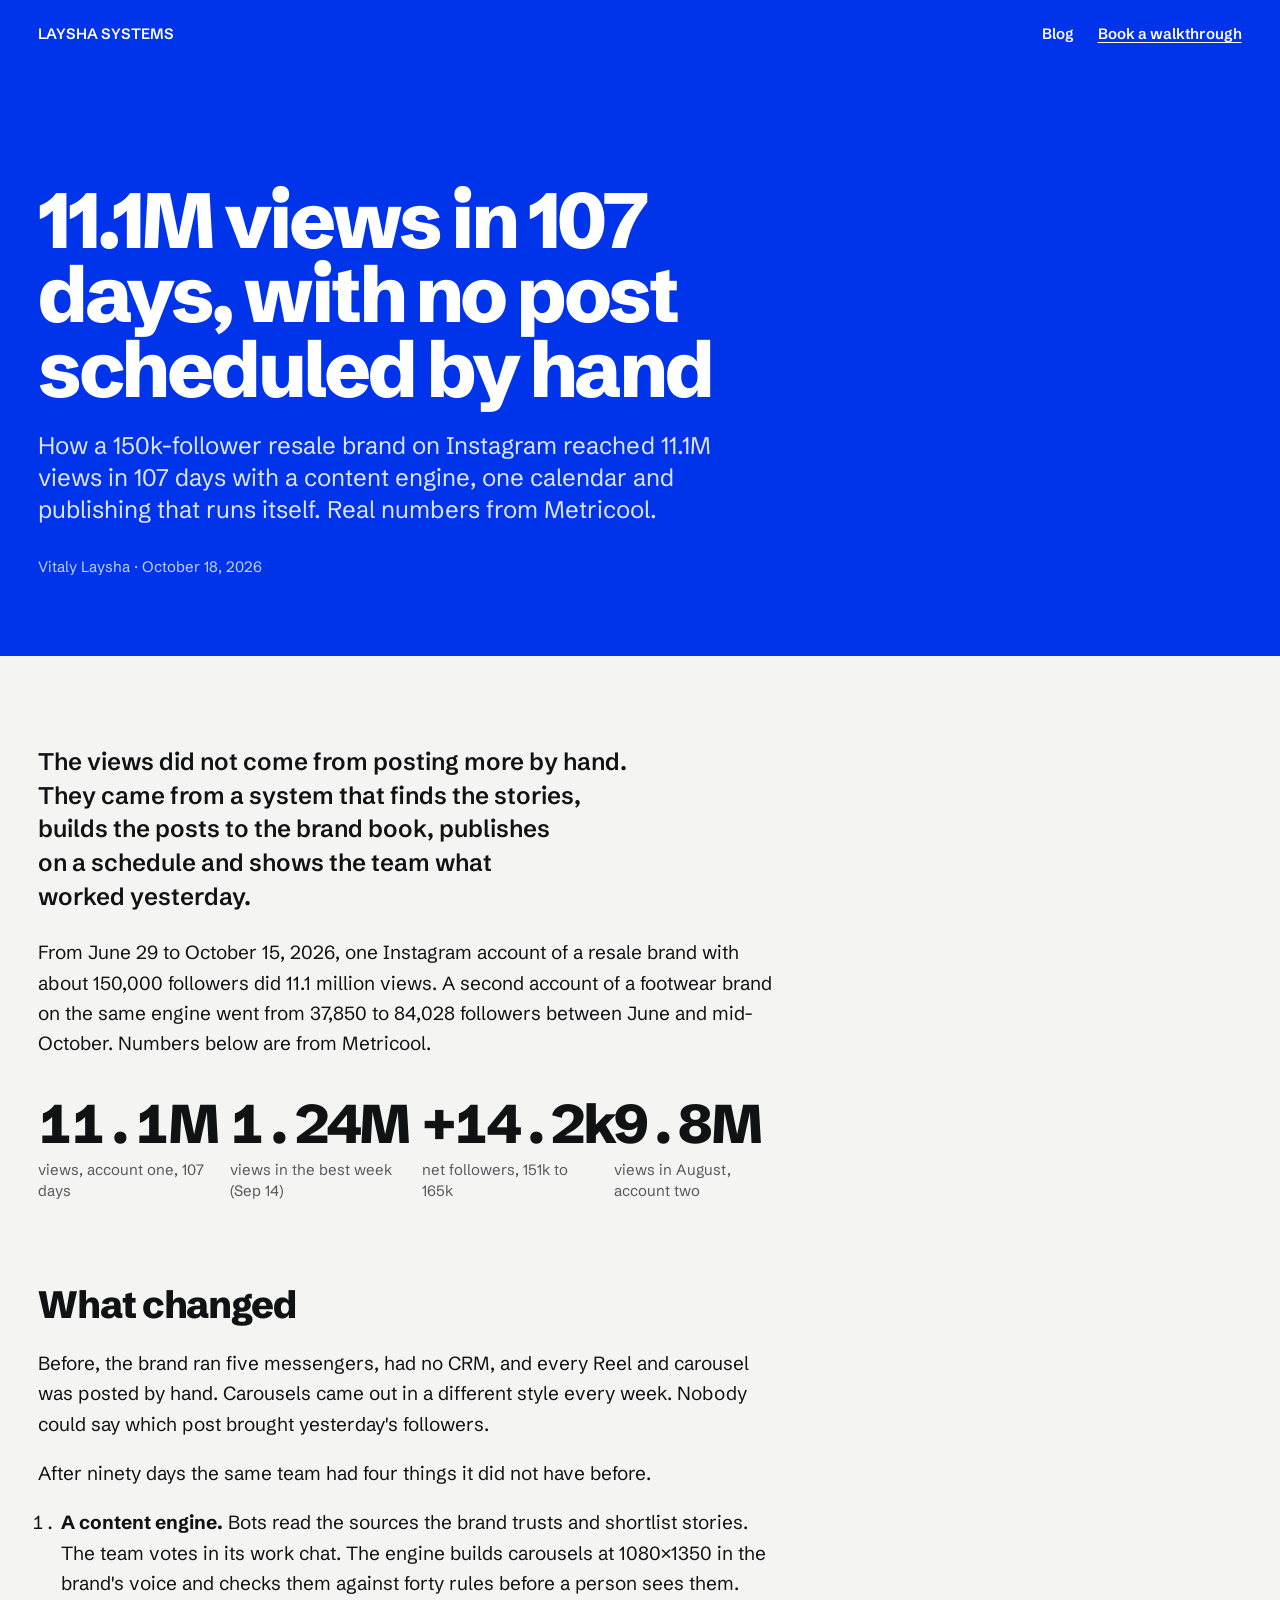
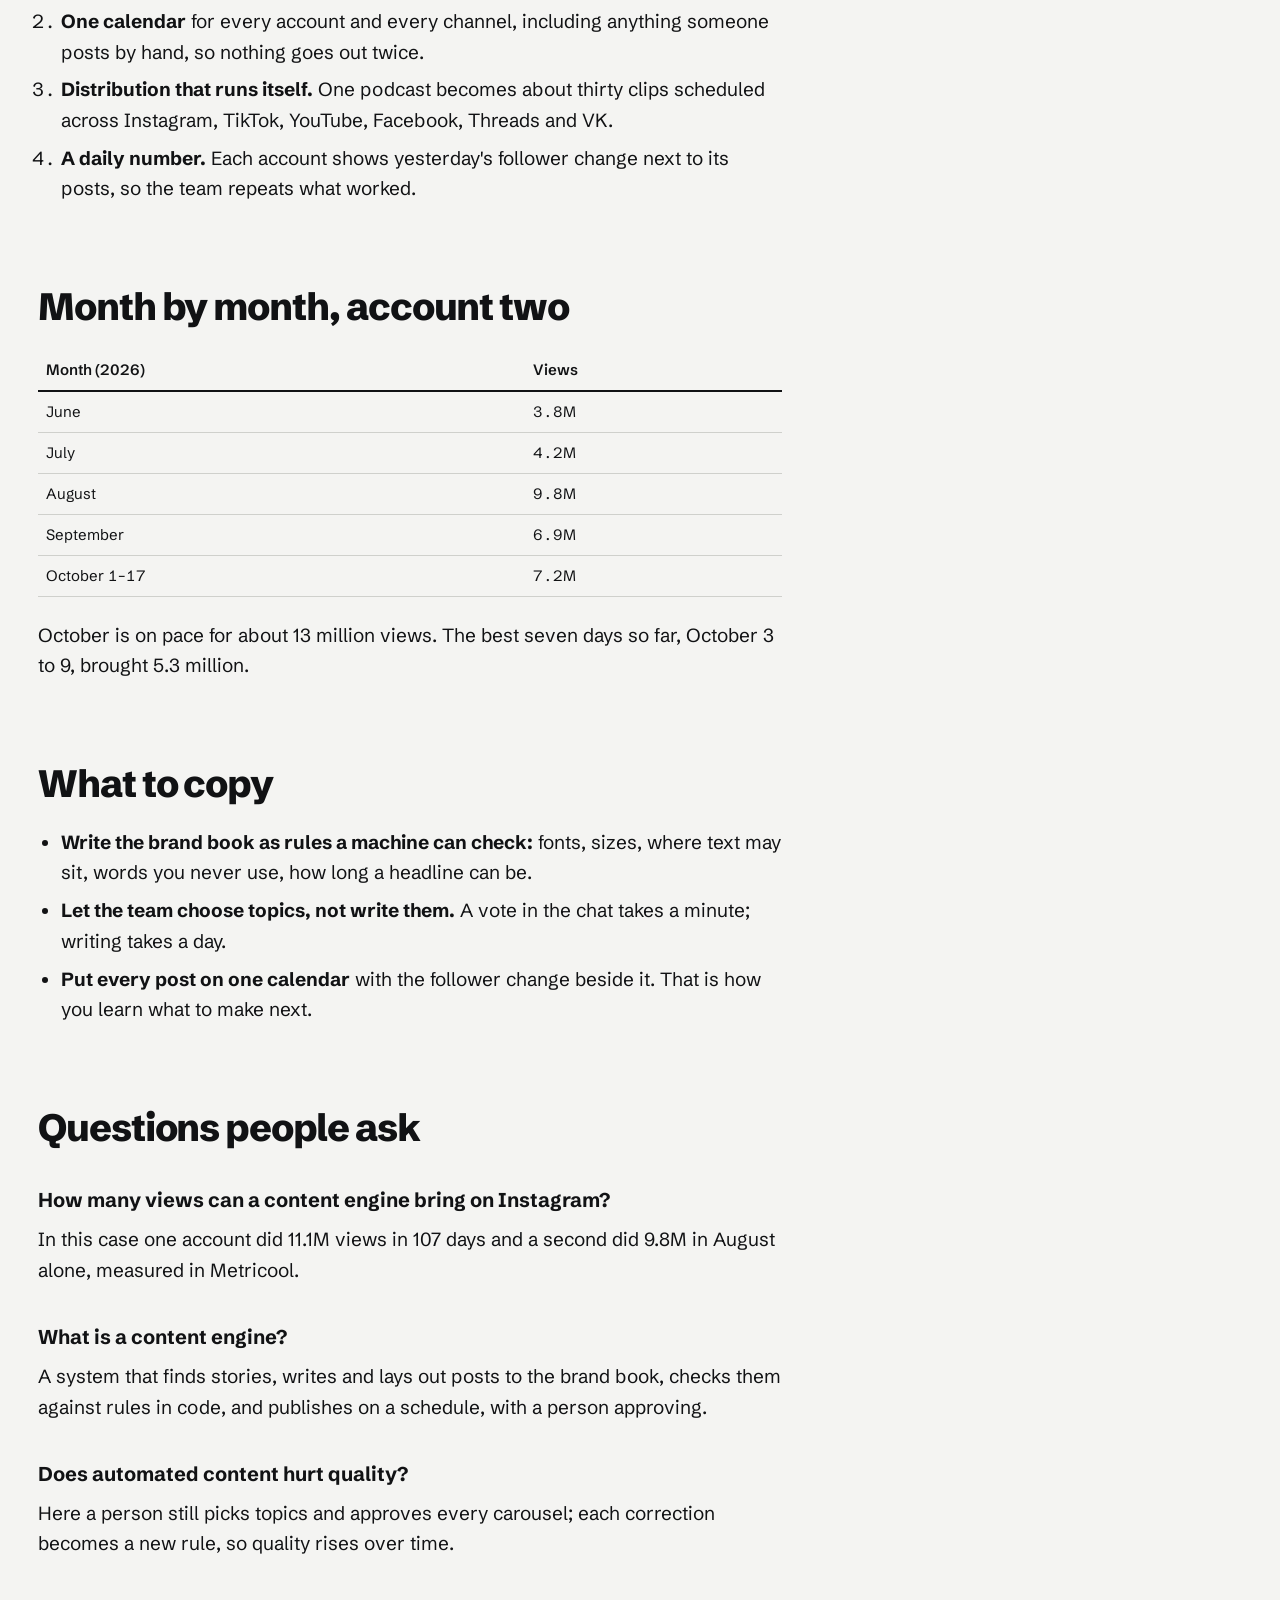
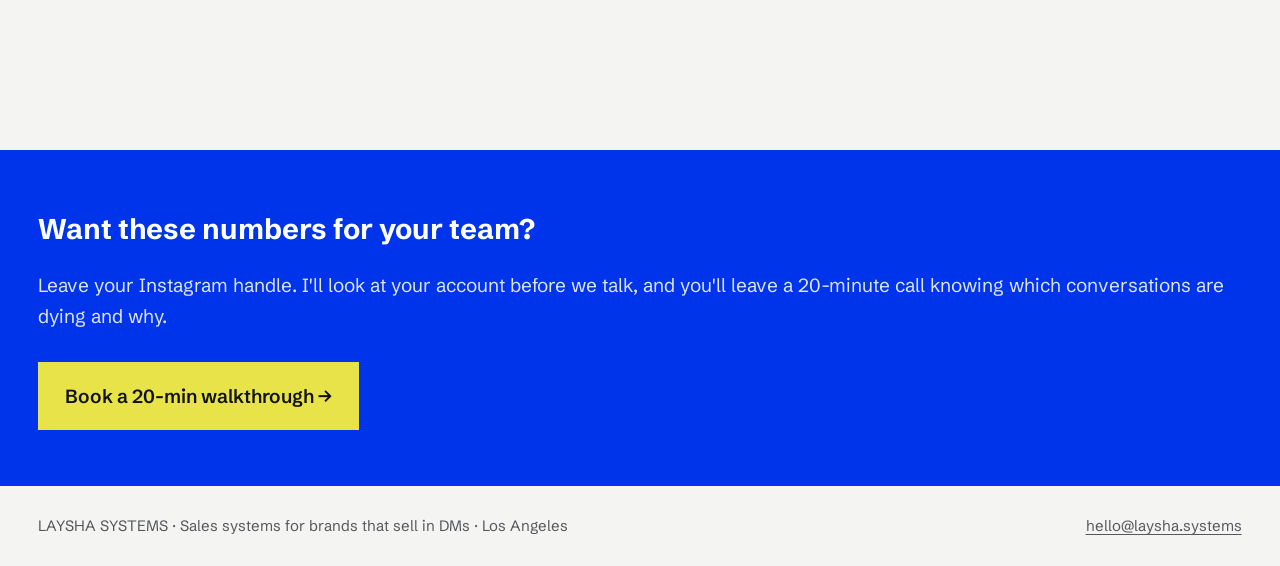
<file: blog/11-million-views-107-days/index.html>
<!doctype html>
<html lang="en"><head>
<meta charset="utf-8"><meta name="viewport" content="width=device-width,initial-scale=1,viewport-fit=cover">
<title>11.1M views in 107 days, with no post scheduled by hand · LAYSHA SYSTEMS</title>
<link rel="icon" href="/favicon.svg" type="image/svg+xml">
<link rel="canonical" href="https://laysha.systems/blog/11-million-views-107-days/">
<meta name="description" content="How a 150k-follower resale brand on Instagram reached 11.1M views in 107 days with a content engine, one calendar and publishing that runs itself. Real numbers from Metricool.">
<meta property="og:type" content="article"><meta property="og:url" content="https://laysha.systems/blog/11-million-views-107-days/"><meta property="og:title" content="11.1M views in 107 days, with no post scheduled by hand"><meta property="og:description" content="How a 150k-follower resale brand on Instagram reached 11.1M views in 107 days with a content engine, one calendar and publishing that runs itself. Real numbers from Metricool."><meta property="og:image" content="https://laysha.systems/portrait.jpg"><meta name="twitter:card" content="summary_large_image">
<meta name="theme-color" content="#0034eb">
<link rel="preconnect" href="https://fonts.googleapis.com"><link rel="preconnect" href="https://fonts.gstatic.com" crossorigin>
<link href="https://fonts.googleapis.com/css2?family=Schibsted+Grotesk:wght@400;600;700;800&display=swap" rel="stylesheet">
<link rel="stylesheet" href="/blog/blog.css">
<script type="application/ld+json">[{"@context": "https://schema.org", "@type": "BlogPosting", "headline": "11.1M views in 107 days, with no post scheduled by hand", "description": "How a 150k-follower resale brand on Instagram reached 11.1M views in 107 days with a content engine, one calendar and publishing that runs itself. Real numbers from Metricool.", "datePublished": "2026-10-18", "dateModified": "2026-10-18", "author": {"@type": "Person", "name": "Vitaly Laysha", "url": "https://laysha.systems/#about"}, "publisher": {"@type": "Organization", "name": "LAYSHA SYSTEMS", "url": "https://laysha.systems"}, "mainEntityOfPage": "https://laysha.systems/blog/11-million-views-107-days/", "image": "https://laysha.systems/portrait.jpg"}, {"@context": "https://schema.org", "@type": "FAQPage", "mainEntity": [{"@type": "Question", "name": "How many views can a content engine bring on Instagram?", "acceptedAnswer": {"@type": "Answer", "text": "In this case one account did 11.1M views in 107 days and a second did 9.8M in August alone, measured in Metricool."}}, {"@type": "Question", "name": "What is a content engine?", "acceptedAnswer": {"@type": "Answer", "text": "A system that finds stories, writes and lays out posts to the brand book, checks them against rules in code, and publishes on a schedule, with a person approving."}}, {"@type": "Question", "name": "Does automated content hurt quality?", "acceptedAnswer": {"@type": "Answer", "text": "Here a person still picks topics and approves every carousel; each correction becomes a new rule, so quality rises over time."}}]}]</script>
</head><body>
<div class="bar"><a href="/">LAYSHA SYSTEMS</a><nav><a href="/blog/">Blog</a><a href="/#contact">Book a walkthrough</a></nav></div>
<header class="head"><h1>11.1M views in 107 days, with no post scheduled by hand</h1><p>How a 150k-follower resale brand on Instagram reached 11.1M views in 107 days with a content engine, one calendar and publishing that runs itself. Real numbers from Metricool.</p><div class="meta">Vitaly Laysha · <time datetime="2026-10-18">October 18, 2026</time></div></header>
<main><p class="answer">The views did not come from posting more by hand. They came from a system that finds the stories, builds the posts to the brand book, publishes on a schedule and shows the team what worked yesterday.</p>
<p>From June 29 to October 15, 2026, one Instagram account of a resale brand with about 150,000 followers did 11.1 million views. A second account of a footwear brand on the same engine went from 37,850 to 84,028 followers between June and mid-October. Numbers below are from Metricool.</p>
<div class="fig">
<div><b>11.1M</b><span>views, account one, 107 days</span></div>
<div><b>1.24M</b><span>views in the best week (Sep 14)</span></div>
<div><b>+14.2k</b><span>net followers, 151k to 165k</span></div>
<div><b>9.8M</b><span>views in August, account two</span></div>
</div>
<h2>What changed</h2>
<p>Before, the brand ran five messengers, had no CRM, and every Reel and carousel was posted by hand. Carousels came out in a different style every week. Nobody could say which post brought yesterday's followers.</p>
<p>After ninety days the same team had four things it did not have before.</p>
<ol>
<li><b>A content engine.</b> Bots read the sources the brand trusts and shortlist stories. The team votes in its work chat. The engine builds carousels at 1080×1350 in the brand's voice and checks them against forty rules before a person sees them.</li>
<li><b>One calendar</b> for every account and every channel, including anything someone posts by hand, so nothing goes out twice.</li>
<li><b>Distribution that runs itself.</b> One podcast becomes about thirty clips scheduled across Instagram, TikTok, YouTube, Facebook, Threads and VK.</li>
<li><b>A daily number.</b> Each account shows yesterday's follower change next to its posts, so the team repeats what worked.</li>
</ol>
<h2>Month by month, account two</h2>
<table><thead><tr><th>Month (2026)</th><th>Views</th></tr></thead><tbody>
<tr><td>June</td><td>3.8M</td></tr><tr><td>July</td><td>4.2M</td></tr><tr><td>August</td><td>9.8M</td></tr><tr><td>September</td><td>6.9M</td></tr><tr><td>October 1–17</td><td>7.2M</td></tr>
</tbody></table>
<p>October is on pace for about 13 million views. The best seven days so far, October 3 to 9, brought 5.3 million.</p>
<h2>What to copy</h2>
<ul>
<li><b>Write the brand book as rules a machine can check:</b> fonts, sizes, where text may sit, words you never use, how long a headline can be.</li>
<li><b>Let the team choose topics, not write them.</b> A vote in the chat takes a minute; writing takes a day.</li>
<li><b>Put every post on one calendar</b> with the follower change beside it. That is how you learn what to make next.</li>
</ul>
<h2>Questions people ask</h2><h3>How many views can a content engine bring on Instagram?</h3><p>In this case one account did 11.1M views in 107 days and a second did 9.8M in August alone, measured in Metricool.</p><h3>What is a content engine?</h3><p>A system that finds stories, writes and lays out posts to the brand book, checks them against rules in code, and publishes on a schedule, with a person approving.</p><h3>Does automated content hurt quality?</h3><p>Here a person still picks topics and approves every carousel; each correction becomes a new rule, so quality rises over time.</p></main>
<div class="cta"><h2>Want these numbers for your team?</h2><p>Leave your Instagram handle. I'll look at your account before we talk, and you'll leave a 20-minute call knowing which conversations are dying and why.</p><a class="btn" href="/#contact">Book a 20-min walkthrough →</a></div>
<footer><span>LAYSHA SYSTEMS · Sales systems for brands that sell in DMs · Los Angeles</span><a href="mailto:hello@laysha.systems">hello@laysha.systems</a></footer>
</body></html>
</file>
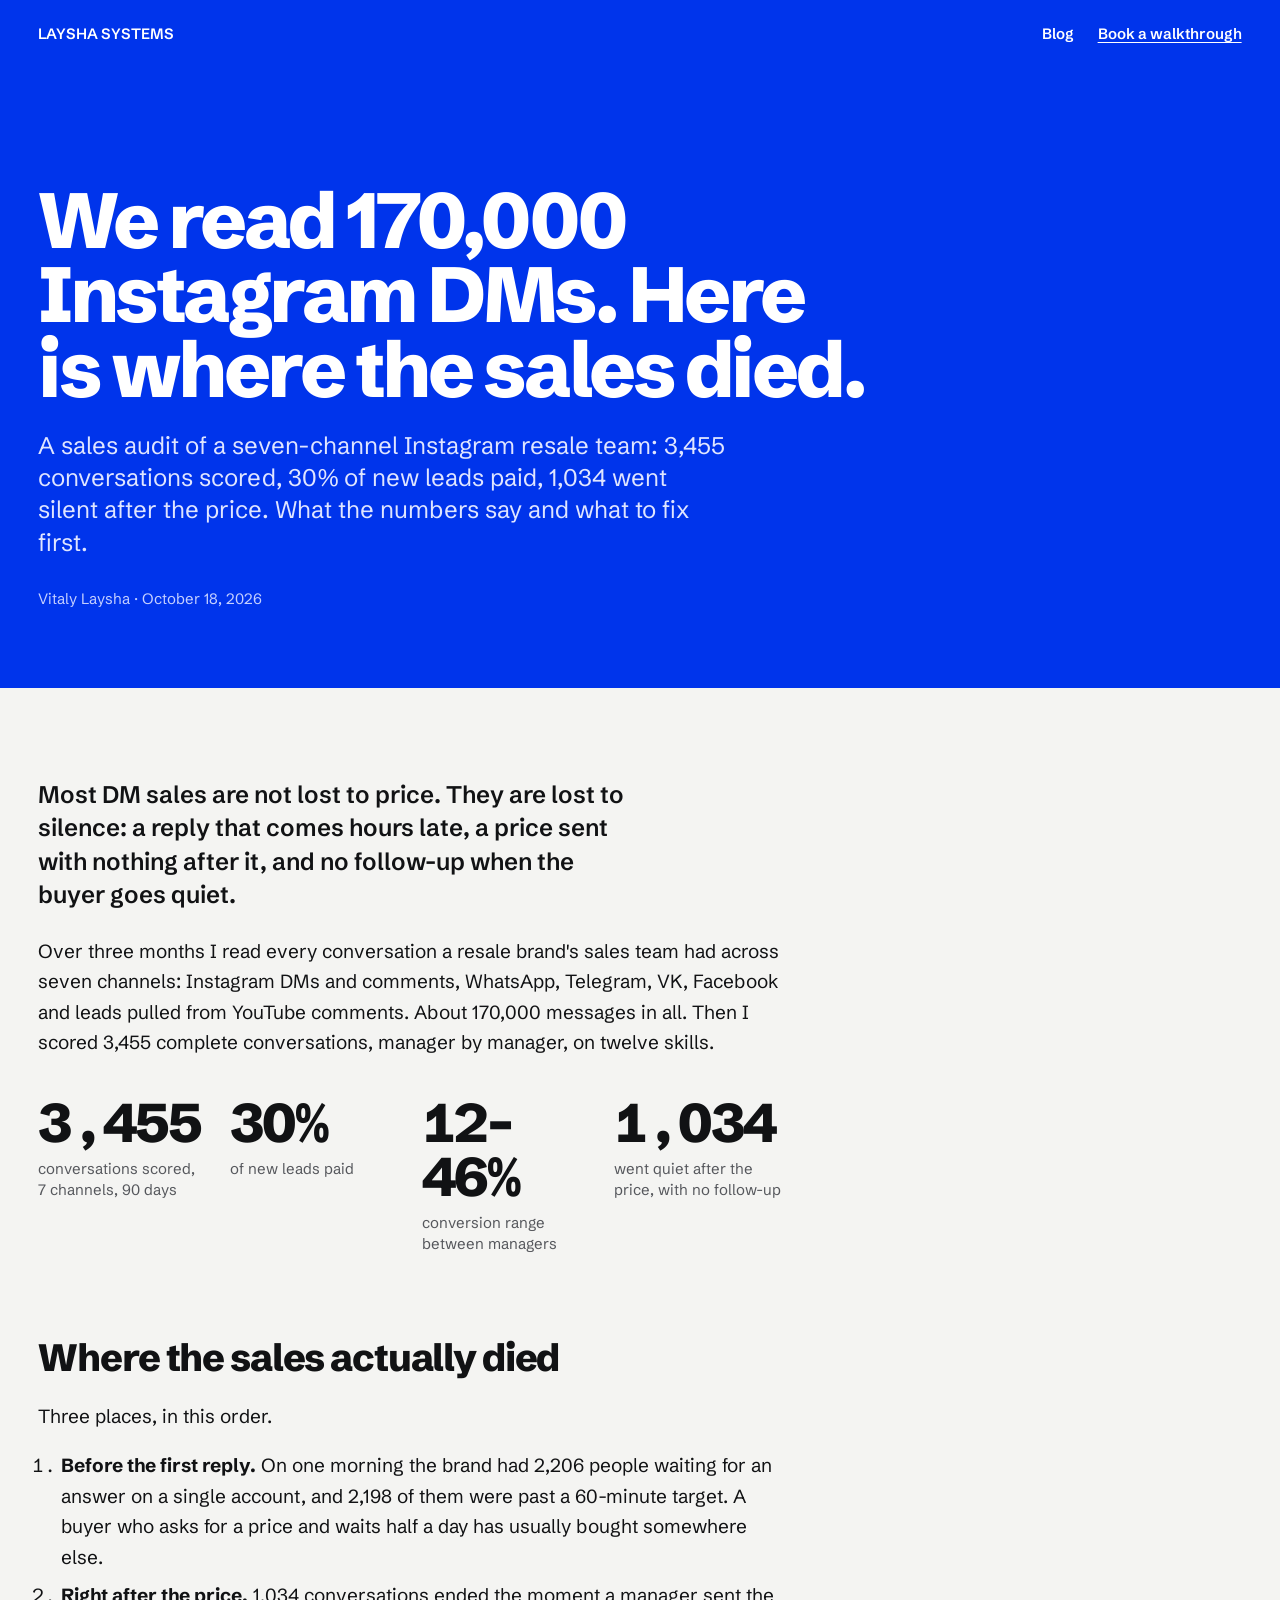
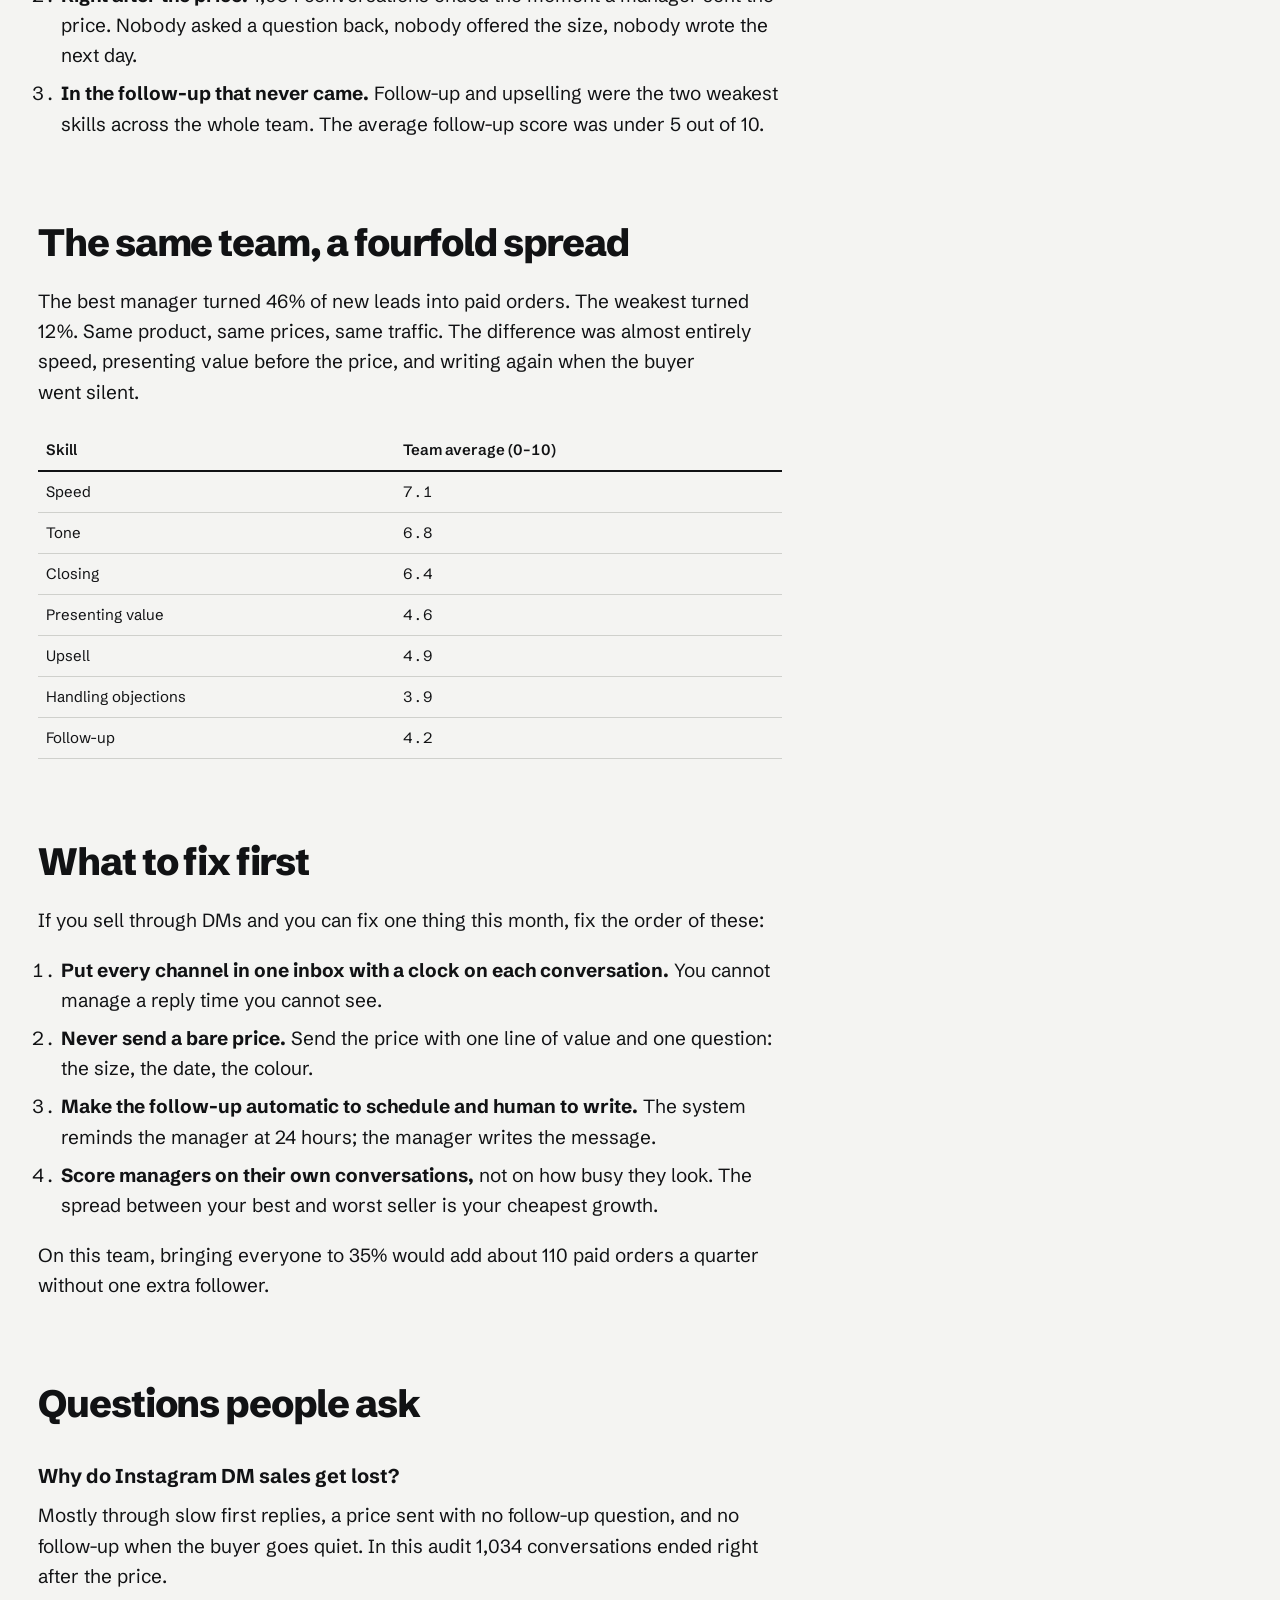
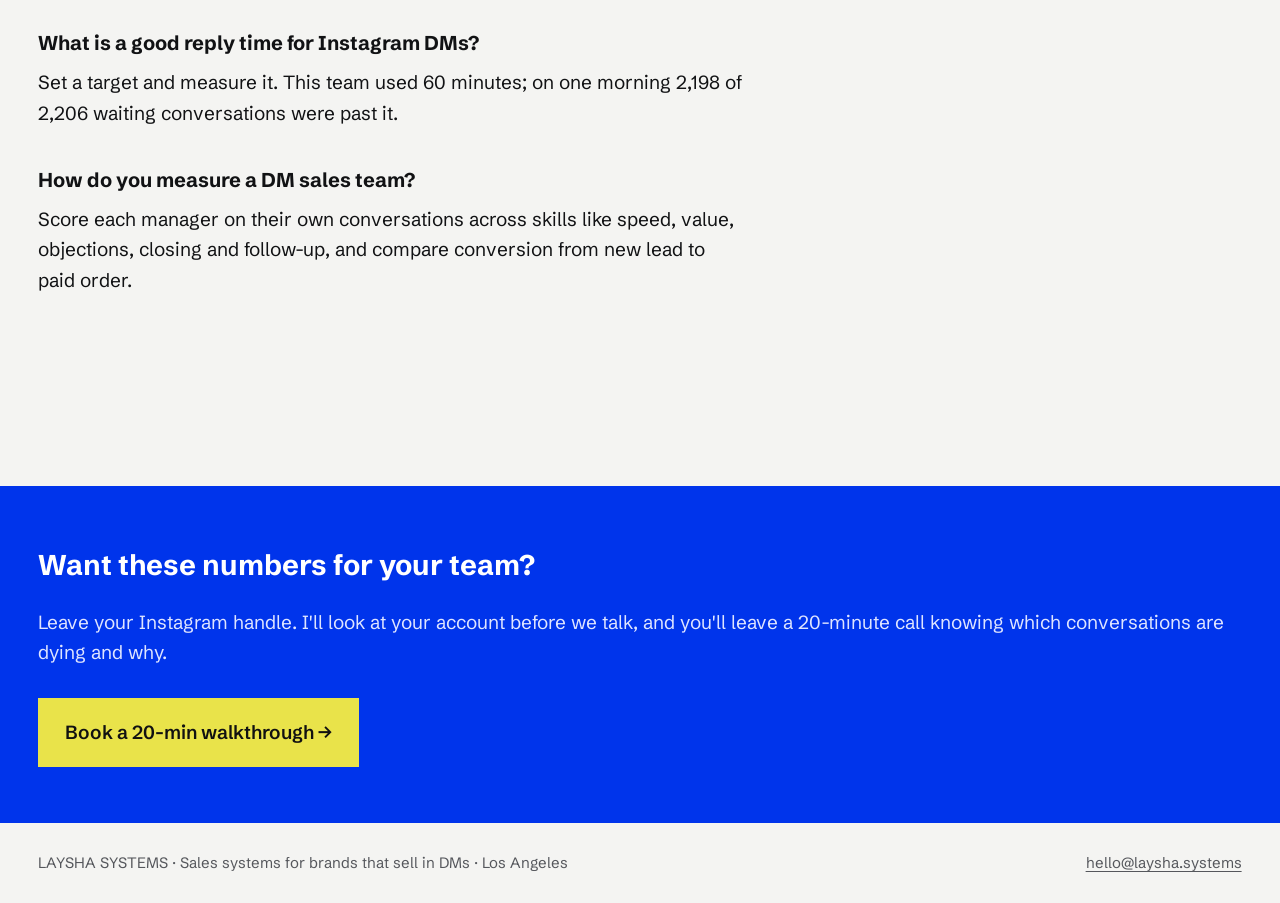
<file: blog/170000-instagram-dms/index.html>
<!doctype html>
<html lang="en"><head>
<meta charset="utf-8"><meta name="viewport" content="width=device-width,initial-scale=1,viewport-fit=cover">
<title>We read 170,000 Instagram DMs. Here is where the sales died. · LAYSHA SYSTEMS</title>
<link rel="icon" href="/favicon.svg" type="image/svg+xml">
<link rel="canonical" href="https://laysha.systems/blog/170000-instagram-dms/">
<meta name="description" content="A sales audit of a seven-channel Instagram resale team: 3,455 conversations scored, 30% of new leads paid, 1,034 went silent after the price. What the numbers say and what to fix first.">
<meta property="og:type" content="article"><meta property="og:url" content="https://laysha.systems/blog/170000-instagram-dms/"><meta property="og:title" content="We read 170,000 Instagram DMs. Here is where the sales died."><meta property="og:description" content="A sales audit of a seven-channel Instagram resale team: 3,455 conversations scored, 30% of new leads paid, 1,034 went silent after the price. What the numbers say and what to fix first."><meta property="og:image" content="https://laysha.systems/portrait.jpg"><meta name="twitter:card" content="summary_large_image">
<meta name="theme-color" content="#0034eb">
<link rel="preconnect" href="https://fonts.googleapis.com"><link rel="preconnect" href="https://fonts.gstatic.com" crossorigin>
<link href="https://fonts.googleapis.com/css2?family=Schibsted+Grotesk:wght@400;600;700;800&display=swap" rel="stylesheet">
<link rel="stylesheet" href="/blog/blog.css">
<script type="application/ld+json">[{"@context": "https://schema.org", "@type": "BlogPosting", "headline": "We read 170,000 Instagram DMs. Here is where the sales died.", "description": "A sales audit of a seven-channel Instagram resale team: 3,455 conversations scored, 30% of new leads paid, 1,034 went silent after the price. What the numbers say and what to fix first.", "datePublished": "2026-10-18", "dateModified": "2026-10-18", "author": {"@type": "Person", "name": "Vitaly Laysha", "url": "https://laysha.systems/#about"}, "publisher": {"@type": "Organization", "name": "LAYSHA SYSTEMS", "url": "https://laysha.systems"}, "mainEntityOfPage": "https://laysha.systems/blog/170000-instagram-dms/", "image": "https://laysha.systems/portrait.jpg"}, {"@context": "https://schema.org", "@type": "FAQPage", "mainEntity": [{"@type": "Question", "name": "Why do Instagram DM sales get lost?", "acceptedAnswer": {"@type": "Answer", "text": "Mostly through slow first replies, a price sent with no follow-up question, and no follow-up when the buyer goes quiet. In this audit 1,034 conversations ended right after the price."}}, {"@type": "Question", "name": "What is a good reply time for Instagram DMs?", "acceptedAnswer": {"@type": "Answer", "text": "Set a target and measure it. This team used 60 minutes; on one morning 2,198 of 2,206 waiting conversations were past it."}}, {"@type": "Question", "name": "How do you measure a DM sales team?", "acceptedAnswer": {"@type": "Answer", "text": "Score each manager on their own conversations across skills like speed, value, objections, closing and follow-up, and compare conversion from new lead to paid order."}}]}]</script>
</head><body>
<div class="bar"><a href="/">LAYSHA SYSTEMS</a><nav><a href="/blog/">Blog</a><a href="/#contact">Book a walkthrough</a></nav></div>
<header class="head"><h1>We read 170,000 Instagram DMs. Here is where the sales died.</h1><p>A sales audit of a seven-channel Instagram resale team: 3,455 conversations scored, 30% of new leads paid, 1,034 went silent after the price. What the numbers say and what to fix first.</p><div class="meta">Vitaly Laysha · <time datetime="2026-10-18">October 18, 2026</time></div></header>
<main><p class="answer">Most DM sales are not lost to price. They are lost to silence: a reply that comes hours late, a price sent with nothing after it, and no follow-up when the buyer goes quiet.</p>
<p>Over three months I read every conversation a resale brand's sales team had across seven channels: Instagram DMs and comments, WhatsApp, Telegram, VK, Facebook and leads pulled from YouTube comments. About 170,000 messages in all. Then I scored 3,455 complete conversations, manager by manager, on twelve skills.</p>
<div class="fig">
<div><b>3,455</b><span>conversations scored, 7 channels, 90 days</span></div>
<div><b>30%</b><span>of new leads paid</span></div>
<div><b>12–46%</b><span>conversion range between managers</span></div>
<div><b>1,034</b><span>went quiet after the price, with no follow-up</span></div>
</div>
<h2>Where the sales actually died</h2>
<p>Three places, in this order.</p>
<ol>
<li><b>Before the first reply.</b> On one morning the brand had 2,206 people waiting for an answer on a single account, and 2,198 of them were past a 60-minute target. A buyer who asks for a price and waits half a day has usually bought somewhere else.</li>
<li><b>Right after the price.</b> 1,034 conversations ended the moment a manager sent the price. Nobody asked a question back, nobody offered the size, nobody wrote the next day.</li>
<li><b>In the follow-up that never came.</b> Follow-up and upselling were the two weakest skills across the whole team. The average follow-up score was under 5 out of 10.</li>
</ol>
<h2>The same team, a fourfold spread</h2>
<p>The best manager turned 46% of new leads into paid orders. The weakest turned 12%. Same product, same prices, same traffic. The difference was almost entirely speed, presenting value before the price, and writing again when the buyer went silent.</p>
<table>
<thead><tr><th>Skill</th><th>Team average (0–10)</th></tr></thead>
<tbody>
<tr><td>Speed</td><td>7.1</td></tr><tr><td>Tone</td><td>6.8</td></tr><tr><td>Closing</td><td>6.4</td></tr>
<tr><td>Presenting value</td><td>4.6</td></tr><tr><td>Upsell</td><td>4.9</td></tr><tr><td>Handling objections</td><td>3.9</td></tr><tr><td>Follow-up</td><td>4.2</td></tr>
</tbody></table>
<h2>What to fix first</h2>
<p>If you sell through DMs and you can fix one thing this month, fix the order of these:</p>
<ol>
<li><b>Put every channel in one inbox with a clock on each conversation.</b> You cannot manage a reply time you cannot see.</li>
<li><b>Never send a bare price.</b> Send the price with one line of value and one question: the size, the date, the colour.</li>
<li><b>Make the follow-up automatic to schedule and human to write.</b> The system reminds the manager at 24 hours; the manager writes the message.</li>
<li><b>Score managers on their own conversations,</b> not on how busy they look. The spread between your best and worst seller is your cheapest growth.</li>
</ol>
<p>On this team, bringing everyone to 35% would add about 110 paid orders a quarter without one extra follower.</p>
<h2>Questions people ask</h2><h3>Why do Instagram DM sales get lost?</h3><p>Mostly through slow first replies, a price sent with no follow-up question, and no follow-up when the buyer goes quiet. In this audit 1,034 conversations ended right after the price.</p><h3>What is a good reply time for Instagram DMs?</h3><p>Set a target and measure it. This team used 60 minutes; on one morning 2,198 of 2,206 waiting conversations were past it.</p><h3>How do you measure a DM sales team?</h3><p>Score each manager on their own conversations across skills like speed, value, objections, closing and follow-up, and compare conversion from new lead to paid order.</p></main>
<div class="cta"><h2>Want these numbers for your team?</h2><p>Leave your Instagram handle. I'll look at your account before we talk, and you'll leave a 20-minute call knowing which conversations are dying and why.</p><a class="btn" href="/#contact">Book a 20-min walkthrough →</a></div>
<footer><span>LAYSHA SYSTEMS · Sales systems for brands that sell in DMs · Los Angeles</span><a href="mailto:hello@laysha.systems">hello@laysha.systems</a></footer>
</body></html>
</file>
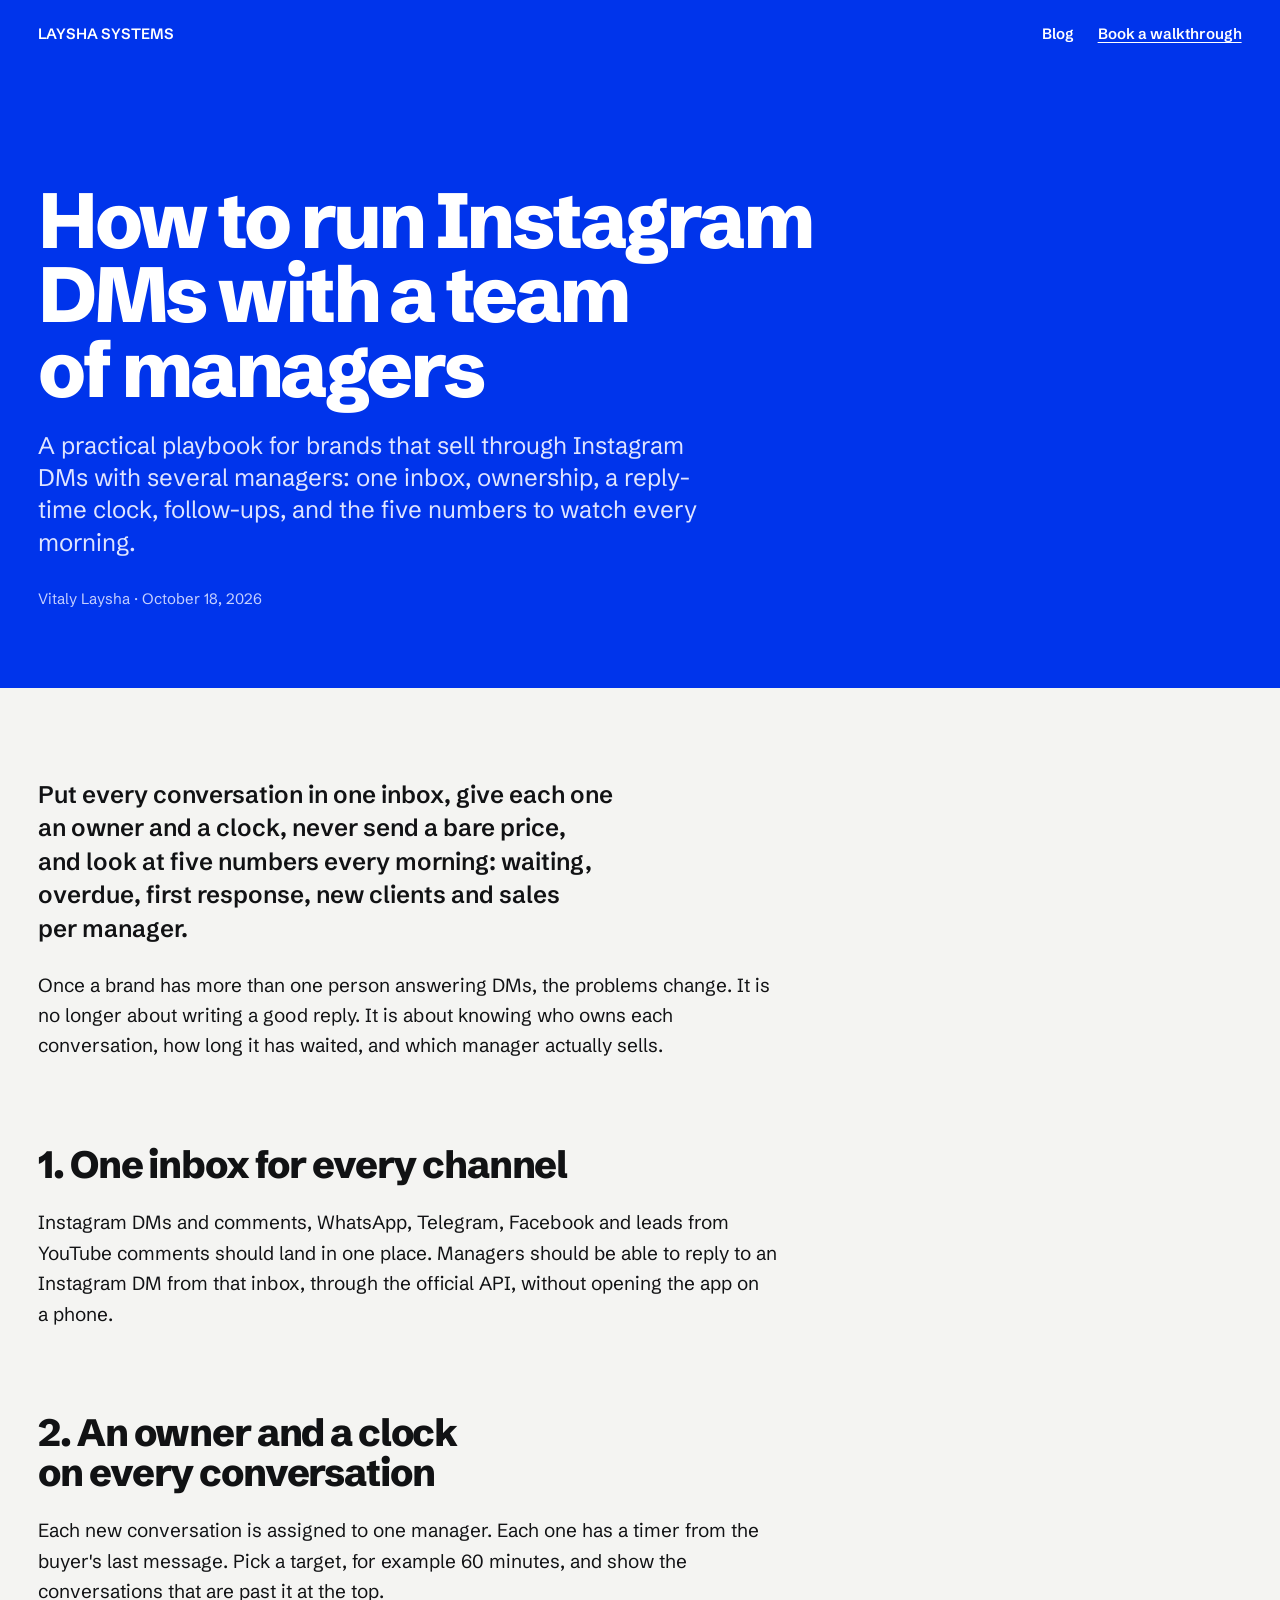
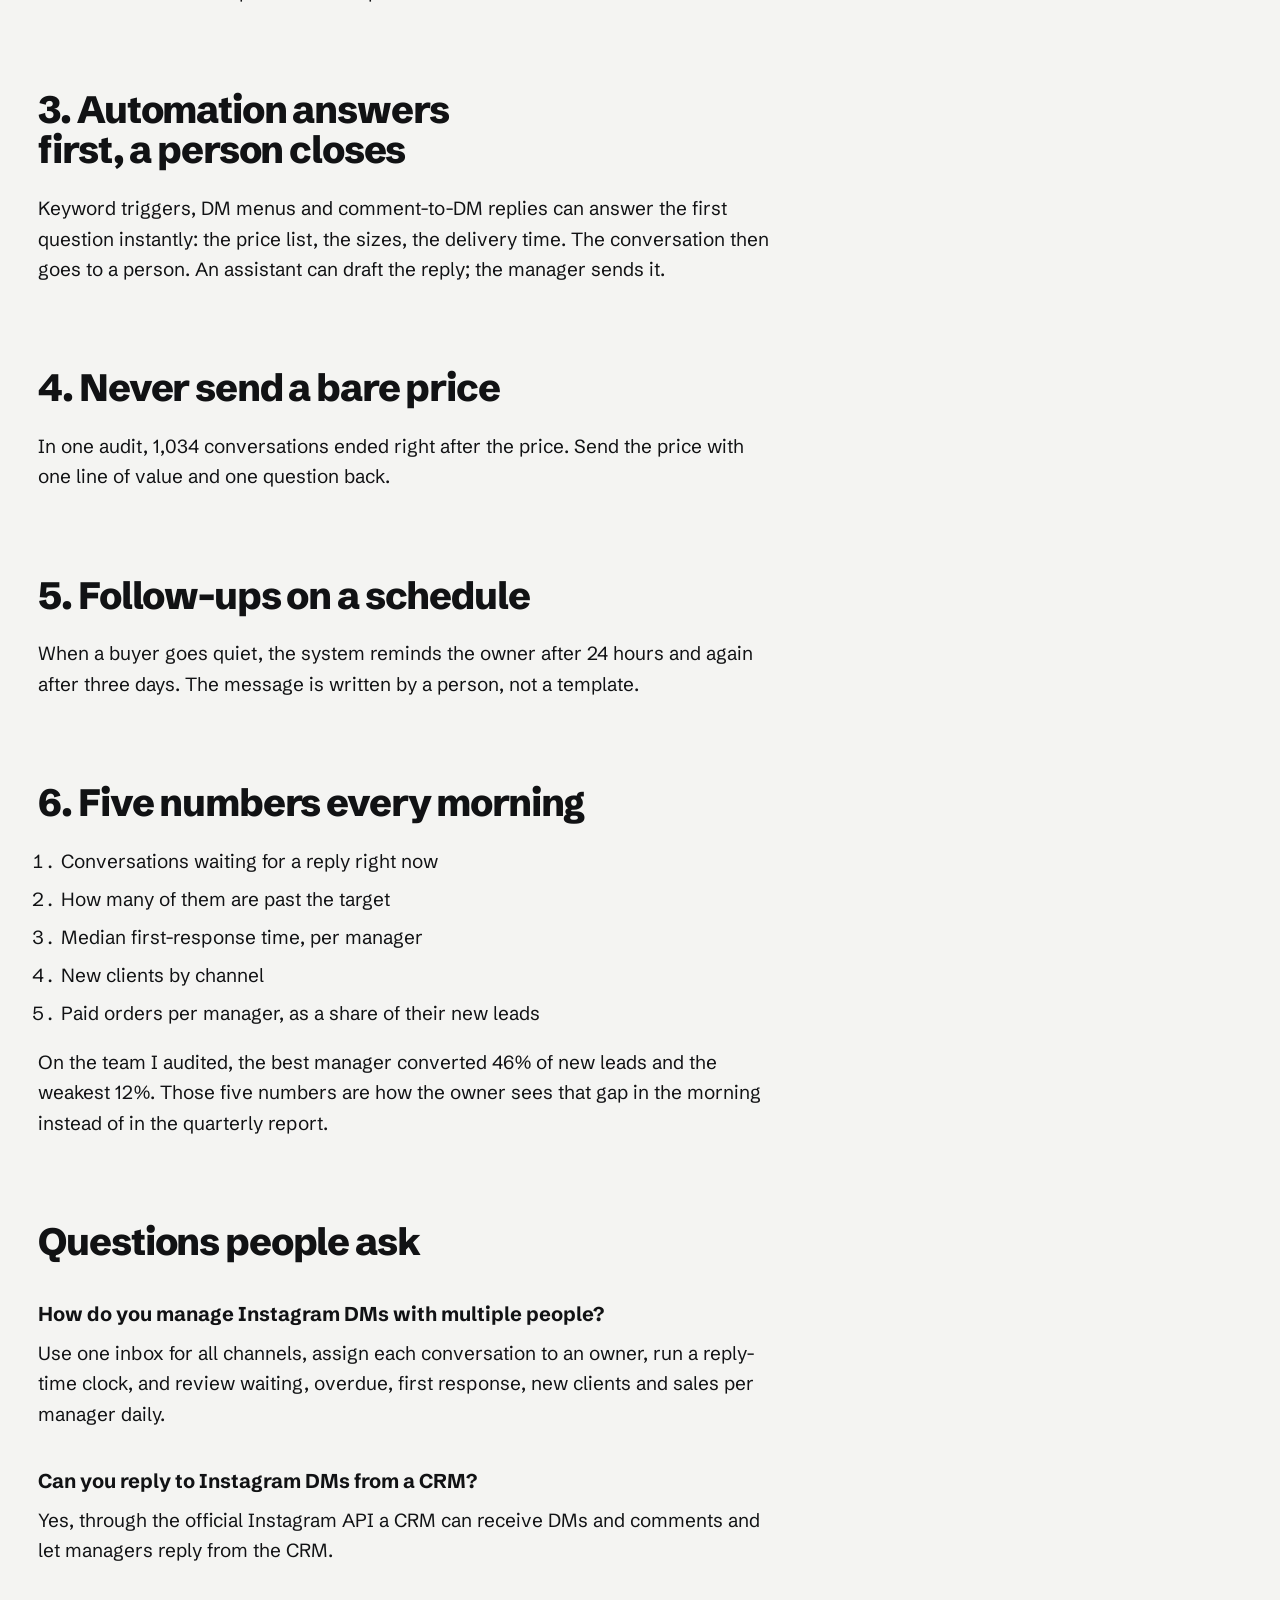
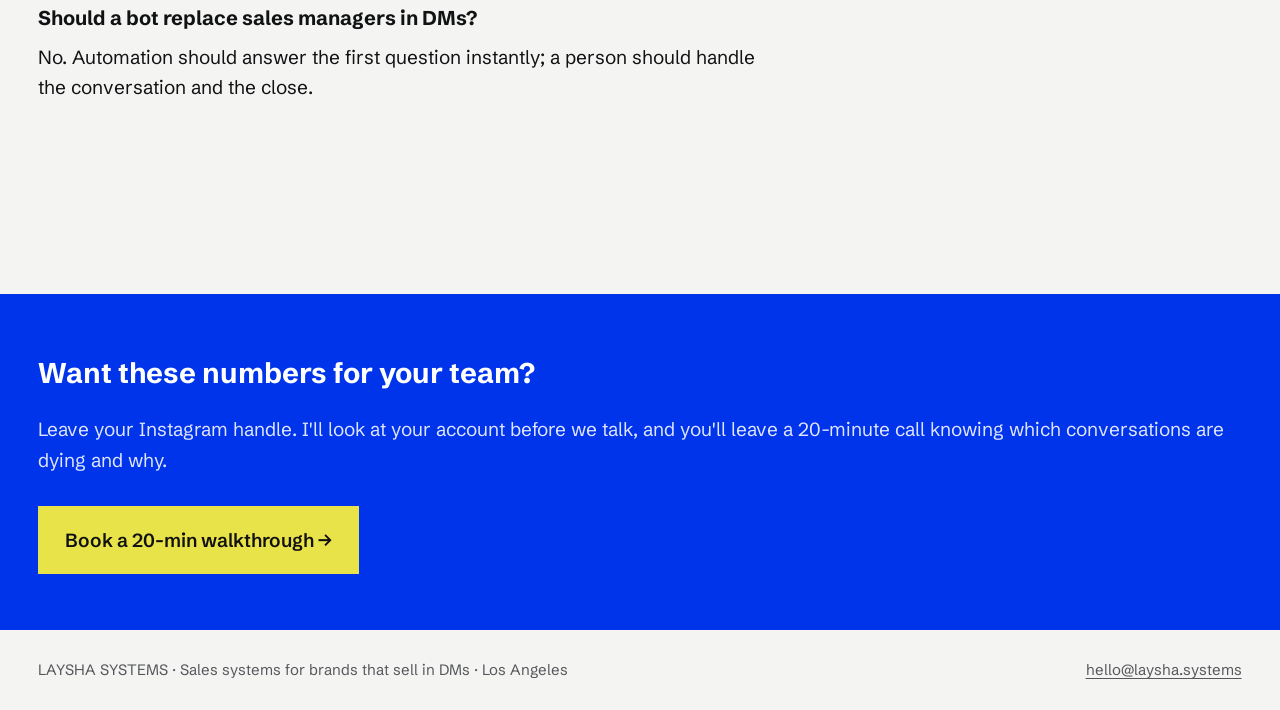
<file: blog/instagram-dms-team-playbook/index.html>
<!doctype html>
<html lang="en"><head>
<meta charset="utf-8"><meta name="viewport" content="width=device-width,initial-scale=1,viewport-fit=cover">
<title>How to run Instagram DMs with a team of managers · LAYSHA SYSTEMS</title>
<link rel="icon" href="/favicon.svg" type="image/svg+xml">
<link rel="canonical" href="https://laysha.systems/blog/instagram-dms-team-playbook/">
<meta name="description" content="A practical playbook for brands that sell through Instagram DMs with several managers: one inbox, ownership, a reply-time clock, follow-ups, and the five numbers to watch every morning.">
<meta property="og:type" content="article"><meta property="og:url" content="https://laysha.systems/blog/instagram-dms-team-playbook/"><meta property="og:title" content="How to run Instagram DMs with a team of managers"><meta property="og:description" content="A practical playbook for brands that sell through Instagram DMs with several managers: one inbox, ownership, a reply-time clock, follow-ups, and the five numbers to watch every morning."><meta property="og:image" content="https://laysha.systems/portrait.jpg"><meta name="twitter:card" content="summary_large_image">
<meta name="theme-color" content="#0034eb">
<link rel="preconnect" href="https://fonts.googleapis.com"><link rel="preconnect" href="https://fonts.gstatic.com" crossorigin>
<link href="https://fonts.googleapis.com/css2?family=Schibsted+Grotesk:wght@400;600;700;800&display=swap" rel="stylesheet">
<link rel="stylesheet" href="/blog/blog.css">
<script type="application/ld+json">[{"@context": "https://schema.org", "@type": "BlogPosting", "headline": "How to run Instagram DMs with a team of managers", "description": "A practical playbook for brands that sell through Instagram DMs with several managers: one inbox, ownership, a reply-time clock, follow-ups, and the five numbers to watch every morning.", "datePublished": "2026-10-18", "dateModified": "2026-10-18", "author": {"@type": "Person", "name": "Vitaly Laysha", "url": "https://laysha.systems/#about"}, "publisher": {"@type": "Organization", "name": "LAYSHA SYSTEMS", "url": "https://laysha.systems"}, "mainEntityOfPage": "https://laysha.systems/blog/instagram-dms-team-playbook/", "image": "https://laysha.systems/portrait.jpg"}, {"@context": "https://schema.org", "@type": "FAQPage", "mainEntity": [{"@type": "Question", "name": "How do you manage Instagram DMs with multiple people?", "acceptedAnswer": {"@type": "Answer", "text": "Use one inbox for all channels, assign each conversation to an owner, run a reply-time clock, and review waiting, overdue, first response, new clients and sales per manager daily."}}, {"@type": "Question", "name": "Can you reply to Instagram DMs from a CRM?", "acceptedAnswer": {"@type": "Answer", "text": "Yes, through the official Instagram API a CRM can receive DMs and comments and let managers reply from the CRM."}}, {"@type": "Question", "name": "Should a bot replace sales managers in DMs?", "acceptedAnswer": {"@type": "Answer", "text": "No. Automation should answer the first question instantly; a person should handle the conversation and the close."}}]}]</script>
</head><body>
<div class="bar"><a href="/">LAYSHA SYSTEMS</a><nav><a href="/blog/">Blog</a><a href="/#contact">Book a walkthrough</a></nav></div>
<header class="head"><h1>How to run Instagram DMs with a team of managers</h1><p>A practical playbook for brands that sell through Instagram DMs with several managers: one inbox, ownership, a reply-time clock, follow-ups, and the five numbers to watch every morning.</p><div class="meta">Vitaly Laysha · <time datetime="2026-10-18">October 18, 2026</time></div></header>
<main><p class="answer">Put every conversation in one inbox, give each one an owner and a clock, never send a bare price, and look at five numbers every morning: waiting, overdue, first response, new clients and sales per manager.</p>
<p>Once a brand has more than one person answering DMs, the problems change. It is no longer about writing a good reply. It is about knowing who owns each conversation, how long it has waited, and which manager actually sells.</p>
<h2>1. One inbox for every channel</h2>
<p>Instagram DMs and comments, WhatsApp, Telegram, Facebook and leads from YouTube comments should land in one place. Managers should be able to reply to an Instagram DM from that inbox, through the official API, without opening the app on a phone.</p>
<h2>2. An owner and a clock on every conversation</h2>
<p>Each new conversation is assigned to one manager. Each one has a timer from the buyer's last message. Pick a target, for example 60 minutes, and show the conversations that are past it at the top.</p>
<h2>3. Automation answers first, a person closes</h2>
<p>Keyword triggers, DM menus and comment-to-DM replies can answer the first question instantly: the price list, the sizes, the delivery time. The conversation then goes to a person. An assistant can draft the reply; the manager sends it.</p>
<h2>4. Never send a bare price</h2>
<p>In one audit, 1,034 conversations ended right after the price. Send the price with one line of value and one question back.</p>
<h2>5. Follow-ups on a schedule</h2>
<p>When a buyer goes quiet, the system reminds the owner after 24 hours and again after three days. The message is written by a person, not a template.</p>
<h2>6. Five numbers every morning</h2>
<ol>
<li>Conversations waiting for a reply right now</li>
<li>How many of them are past the target</li>
<li>Median first-response time, per manager</li>
<li>New clients by channel</li>
<li>Paid orders per manager, as a share of their new leads</li>
</ol>
<p>On the team I audited, the best manager converted 46% of new leads and the weakest 12%. Those five numbers are how the owner sees that gap in the morning instead of in the quarterly report.</p>
<h2>Questions people ask</h2><h3>How do you manage Instagram DMs with multiple people?</h3><p>Use one inbox for all channels, assign each conversation to an owner, run a reply-time clock, and review waiting, overdue, first response, new clients and sales per manager daily.</p><h3>Can you reply to Instagram DMs from a CRM?</h3><p>Yes, through the official Instagram API a CRM can receive DMs and comments and let managers reply from the CRM.</p><h3>Should a bot replace sales managers in DMs?</h3><p>No. Automation should answer the first question instantly; a person should handle the conversation and the close.</p></main>
<div class="cta"><h2>Want these numbers for your team?</h2><p>Leave your Instagram handle. I'll look at your account before we talk, and you'll leave a 20-minute call knowing which conversations are dying and why.</p><a class="btn" href="/#contact">Book a 20-min walkthrough →</a></div>
<footer><span>LAYSHA SYSTEMS · Sales systems for brands that sell in DMs · Los Angeles</span><a href="mailto:hello@laysha.systems">hello@laysha.systems</a></footer>
</body></html>
</file>
<file: blog/blog.css>
:root{--cobalt:#0034eb;--yellow:#e9e34a;--paper:#f4f4f2;--paper-2:#e9e9e6;--ink:#111214;--muted:#55575c;--f:"Schibsted Grotesk","Helvetica Neue",Arial,sans-serif;--m:clamp(16px,3vw,40px)}
*{box-sizing:border-box}
html{-webkit-text-size-adjust:100%}
body{margin:0;background:var(--paper);color:var(--ink);font-family:var(--f);font-size:clamp(1.0625rem,1rem + .25vw,1.1875rem);line-height:1.6;-webkit-font-smoothing:antialiased}
a{color:inherit;text-underline-offset:.18em;text-decoration-thickness:.07em}
::selection{background:var(--yellow);color:#111}
:focus-visible{outline:3px solid var(--yellow);outline-offset:3px}
.bar{background:var(--cobalt);color:#fff;display:flex;justify-content:space-between;align-items:baseline;gap:24px;padding:22px var(--m);font-size:.9375rem;font-weight:600}
.bar a{text-decoration:none}.bar nav{display:flex;gap:24px}.bar nav a:last-child{text-decoration:underline}
.head{background:var(--cobalt);color:#fff;padding:clamp(56px,9vw,140px) var(--m) clamp(40px,6vw,80px)}
.head h1{margin:0;font-size:clamp(2.4rem,1.2rem + 4.6vw,5.5rem);font-weight:800;letter-spacing:-.045em;line-height:.95;max-width:18ch;text-wrap:balance}
.head p{margin:24px 0 0;max-width:46ch;font-size:clamp(1.25rem,1.1rem + .6vw,1.5rem);line-height:1.35;color:#dfe5ff}
.head .meta{margin-top:28px;font-size:.9375rem;color:#c5d0ff}
main{padding:clamp(48px,7vw,96px) var(--m) clamp(64px,9vw,140px);max-width:820px}
main h2{font-size:clamp(1.6rem,1.1rem + 1.6vw,2.4rem);font-weight:800;letter-spacing:-.03em;line-height:1.05;margin:2.2em 0 .6em;text-wrap:balance}
main h3{font-size:1.25rem;font-weight:700;margin:1.8em 0 .4em}
main p{margin:0 0 1em;max-width:64ch;text-wrap:pretty}
main ul,main ol{padding-left:1.2em;max-width:62ch}
main li{margin:.4em 0}
.answer{font-size:clamp(1.25rem,1.1rem + .6vw,1.5rem);line-height:1.4;font-weight:600;max-width:40ch}
.fig{margin:2em 0;display:grid;grid-template-columns:repeat(auto-fit,minmax(150px,1fr));gap:24px}
.fig b{display:block;font-size:clamp(2.2rem,1.4rem + 2.6vw,3.4rem);font-weight:800;letter-spacing:-.05em;line-height:1;font-variant-numeric:tabular-nums}
.fig span{display:block;margin-top:8px;color:var(--muted);font-size:.9375rem;line-height:1.4}
table{border-collapse:collapse;width:100%;margin:1.5em 0;font-size:.9375rem;font-variant-numeric:tabular-nums}
th{text-align:left;font-weight:600;border-bottom:2px solid var(--ink);padding:8px}
td{border-bottom:1px solid #cfd0cc;padding:8px}
.cta{background:var(--cobalt);color:#fff;padding:clamp(32px,5vw,56px) var(--m);margin-top:3em}
.cta h2{margin:0 0 .4em;color:#fff}
.cta p{color:#dfe5ff}
.btn{display:inline-block;background:var(--yellow);color:#111;font-weight:600;text-decoration:none;padding:1em 1.4em;margin-top:.6em}
.list{list-style:none;padding:0;margin:0;max-width:none}
.list li{margin:0;padding:clamp(28px,4vw,48px) 0}
.list li + li{border-top:2px solid var(--paper-2)}
.list a{text-decoration:none;display:block}
.list h2{margin:0;font-size:clamp(1.8rem,1.1rem + 2.6vw,3.4rem);letter-spacing:-.04em;line-height:1}
.list p{margin:12px 0 0;color:var(--muted)}
.list a:hover h2{text-decoration:underline;text-decoration-thickness:.06em}
footer{padding:28px var(--m);color:var(--muted);font-size:.9375rem;display:flex;flex-wrap:wrap;gap:12px 32px;justify-content:space-between}
.bar a{white-space:nowrap}
@media (max-width:520px){.bar{font-size:.875rem;gap:12px}.bar nav{gap:14px}}
</file>
